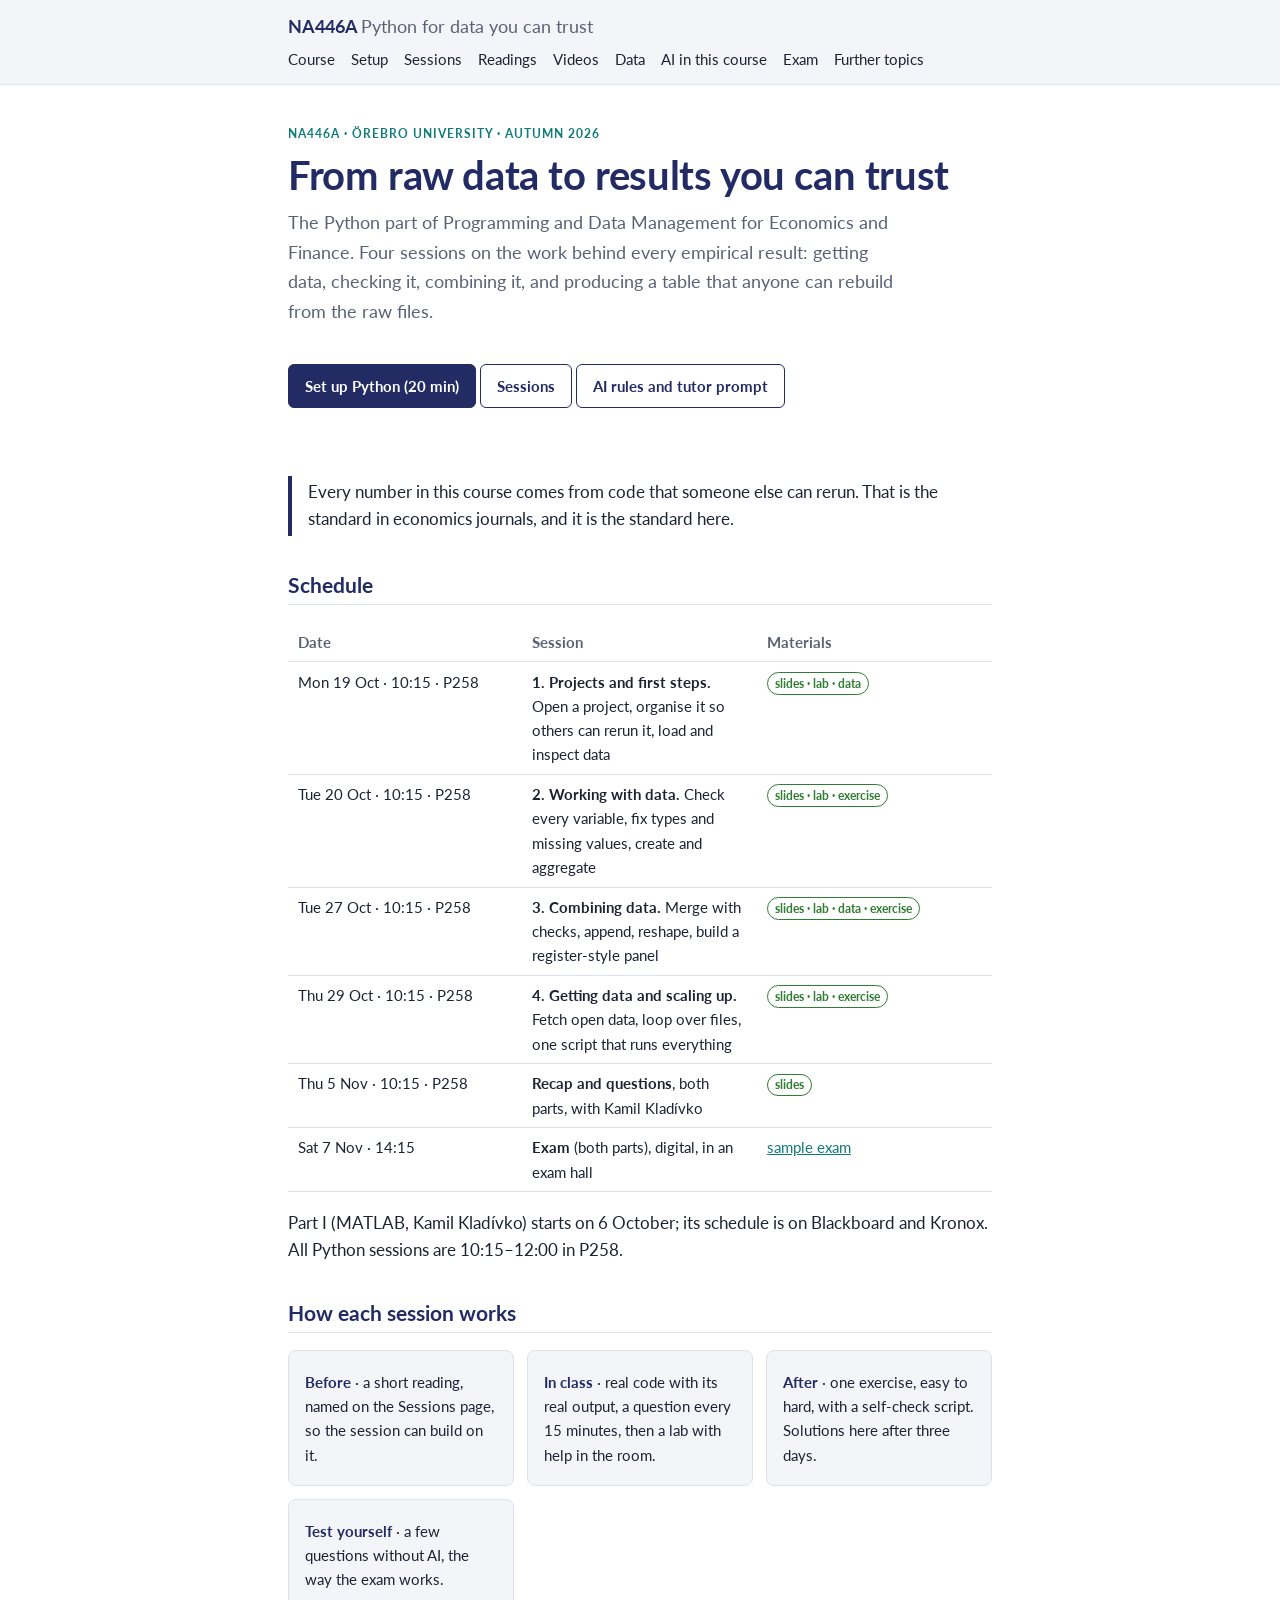
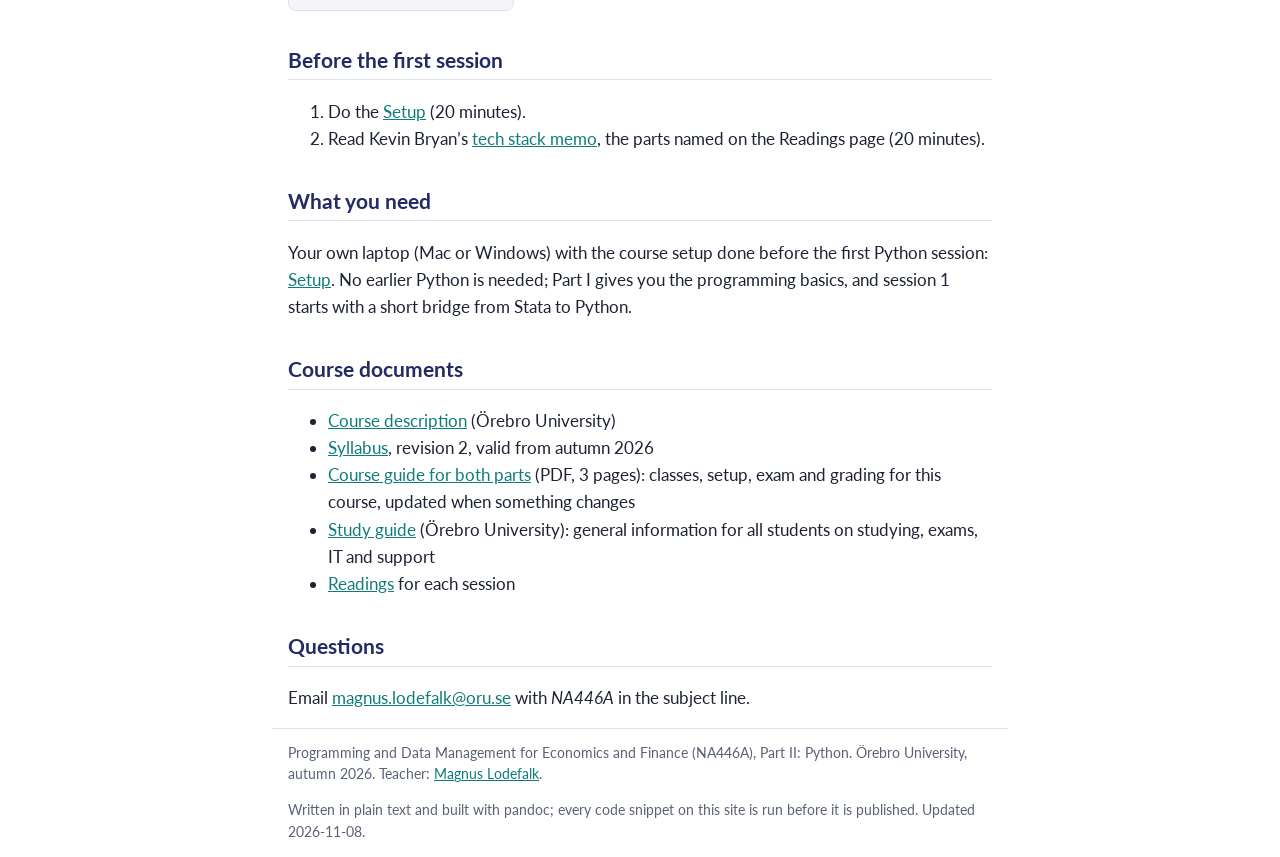
<file: index.html>
<!DOCTYPE html>
<html lang="en">
<head>
<meta charset="utf-8">
<meta name="viewport" content="width=device-width, initial-scale=1">
<title>Course · NA446A Python</title>
<link rel="canonical" href="https://magnuslodefalk.com/na446a/">
<meta name="description" content="Programming and Data Management, Part II (Python): course site">
<link rel="preconnect" href="https://fonts.googleapis.com">
<link href="https://fonts.googleapis.com/css2?family=Lato:wght@400;700&display=swap" rel="stylesheet">
<link rel="stylesheet" href="assets/style.css">
<link rel="icon" href="data:image/svg+xml,%3Csvg xmlns=%22http://www.w3.org/2000/svg%22 viewBox=%220 0 64 64%22%3E%3Crect width=%2264%22 height=%2264%22 rx=%2212%22 fill=%22%23232b65%22/%3E%3Ctext x=%2232%22 y=%2242%22 font-family=%22sans-serif%22 font-size=%2228%22 font-weight=%22700%22 fill=%22white%22 text-anchor=%22middle%22%3EPy%3C/text%3E%3C/svg%3E">
</head>
<body>
<header class="top">
  <div class="wrap">
    <a class="brand" href="./"><b>NA446A</b> <span>Python for data you can trust</span></a>
    <nav>
      <a href="./">Course</a>
      <a href="setup.html">Setup</a>
      <a href="sessions.html">Sessions</a>
      <a href="readings.html">Readings</a>
      <a href="videos.html">Videos</a>
      <a href="data.html">Data</a>
      <a href="ai.html">AI in this course</a>
      <a href="exam.html">Exam</a>
      <a href="further.html">Further topics</a>
    </nav>
  </div>
</header>
<main class="wrap">

<div class="hero">
<p class="kicker">
NA446A · Örebro University · Autumn 2026
</p>
<h1 id="from-raw-data-to-results-you-can-trust">From raw data to results
you can trust</h1>
<p class="lead">
The Python part of Programming and Data Management for Economics and
Finance. Four sessions on the work behind every empirical result:
getting data, checking it, combining it, and producing a table that
anyone can rebuild from the raw files.
</p>
<div class="buttons">
<p><a class="btn primary" href="setup.html">Set up Python (20 min)</a>
<a class="btn" href="sessions.html">Sessions</a>
<a class="btn" href="ai.html">AI rules and tutor prompt</a></p>
</div>
</div>
<p class="principle">
Every number in this course comes from code that someone else can rerun.
That is the standard in economics journals, and it is the standard here.
</p>
<h2 id="schedule">Schedule</h2>
<table>
<colgroup>
<col style="width: 33%" />
<col style="width: 33%" />
<col style="width: 33%" />
</colgroup>
<thead>
<tr>
<th>Date</th>
<th>Session</th>
<th>Materials</th>
</tr>
</thead>
<tbody>
<tr>
<td>Mon 19 Oct · 10:15 · P258</td>
<td><strong>1. Projects and first steps.</strong> Open a project,
organise it so others can rerun it, load and inspect data</td>
<td><a href="sessions.html#s1"><span class="badge live">slides · lab ·
data</span></a></td>
</tr>
<tr>
<td>Tue 20 Oct · 10:15 · P258</td>
<td><strong>2. Working with data.</strong> Check every variable, fix
types and missing values, create and aggregate</td>
<td><a href="sessions.html#s2"><span class="badge live">slides · lab ·
exercise</span></a></td>
</tr>
<tr>
<td>Tue 27 Oct · 10:15 · P258</td>
<td><strong>3. Combining data.</strong> Merge with checks, append,
reshape, build a register-style panel</td>
<td><a href="sessions.html#s3"><span class="badge live">slides · lab ·
data · exercise</span></a></td>
</tr>
<tr>
<td>Thu 29 Oct · 10:15 · P258</td>
<td><strong>4. Getting data and scaling up.</strong> Fetch open data,
loop over files, one script that runs everything</td>
<td><a href="sessions.html#s4"><span class="badge live">slides · lab ·
exercise</span></a></td>
</tr>
<tr>
<td>Thu 5 Nov · 10:15 · P258</td>
<td><strong>Recap and questions</strong>, both parts, with Kamil
Kladívko</td>
<td><a href="sessions.html#recap"><span
class="badge live">slides</span></a></td>
</tr>
<tr>
<td>Sat 7 Nov · 14:15</td>
<td><strong>Exam</strong> (both parts), digital, in an exam hall</td>
<td><a href="sample-exam.html">sample exam</a></td>
</tr>
</tbody>
</table>
<p>Part I (MATLAB, Kamil Kladívko) starts on 6 October; its schedule is
on Blackboard and Kronox. All Python sessions are 10:15–12:00 in
P258.</p>
<h2 id="how-each-session-works">How each session works</h2>
<div class="cards">
<div class="card">
<p><strong>Before</strong> · a short reading, named on the Sessions
page, so the session can build on it.</p>
</div>
<div class="card">
<p><strong>In class</strong> · real code with its real output, a
question every 15 minutes, then a lab with help in the room.</p>
</div>
<div class="card">
<p><strong>After</strong> · one exercise, easy to hard, with a
self-check script. Solutions here after three days.</p>
</div>
<div class="card">
<p><strong>Test yourself</strong> · a few questions without AI, the way
the exam works.</p>
</div>
</div>
<h2 id="before-the-first-session">Before the first session</h2>
<ol type="1">
<li>Do the <a href="setup.html">Setup</a> (20 minutes).</li>
<li>Read Kevin Bryan’s <a href="readings.html">tech stack memo</a>, the
parts named on the Readings page (20 minutes).</li>
</ol>
<h2 id="what-you-need">What you need</h2>
<p>Your own laptop (Mac or Windows) with the course setup done before
the first Python session: <a href="setup.html">Setup</a>. No earlier
Python is needed; Part I gives you the programming basics, and session 1
starts with a short bridge from Stata to Python.</p>
<h2 id="course-documents">Course documents</h2>
<ul>
<li><a
href="https://www.oru.se/english/study/exchange-studies/courses-for-exchange-students/course/economics-programming-and-data-management-for-economics-and-finance-second-cycle-na446a">Course
description</a> (Örebro University)</li>
<li><a
href="https://api.oru.se/oruapi/v1/utbildningsinformation/utbildning/NA446A?typ=kurs&amp;accept=html&amp;revision=2.0&amp;sprak=en">Syllabus</a>,
revision 2, valid from autumn 2026</li>
<li><a href="course-guide.pdf">Course guide for both parts</a> (PDF, 3
pages): classes, setup, exam and grading for this course, updated when
something changes</li>
<li><a
href="https://www.oru.se/english/study/student-services/your-study-guide/">Study
guide</a> (Örebro University): general information for all students on
studying, exams, IT and support</li>
<li><a href="readings.html">Readings</a> for each session</li>
</ul>
<h2 id="questions">Questions</h2>
<p>Email <a
href="mailto:magnus.lodefalk@oru.se">magnus.lodefalk@oru.se</a> with
<em>NA446A</em> in the subject line.</p>
</main>
<footer class="wrap">
  <p>Programming and Data Management for Economics and Finance (NA446A), Part II: Python.
  Örebro University, autumn 2026. Teacher: <a href="https://magnuslodefalk.com">Magnus Lodefalk</a>.</p>
  <p>Written in plain text and built with pandoc; every code snippet on this site is run before it is published. Updated 2026-11-08.</p>
</footer>
<script>
document.querySelectorAll("pre").forEach(function (pre) {
  var b = document.createElement("button");
  b.className = "copy"; b.type = "button"; b.textContent = "Copy";
  b.addEventListener("click", function () {
    var txt = pre.querySelector("code") ? pre.querySelector("code").innerText : pre.innerText;
    navigator.clipboard.writeText(txt).then(function () {
      b.textContent = "Copied"; setTimeout(function () { b.textContent = "Copy"; }, 1500);
    });
  });
  pre.appendChild(b);
});
</script>
</body>
</html>
</file>
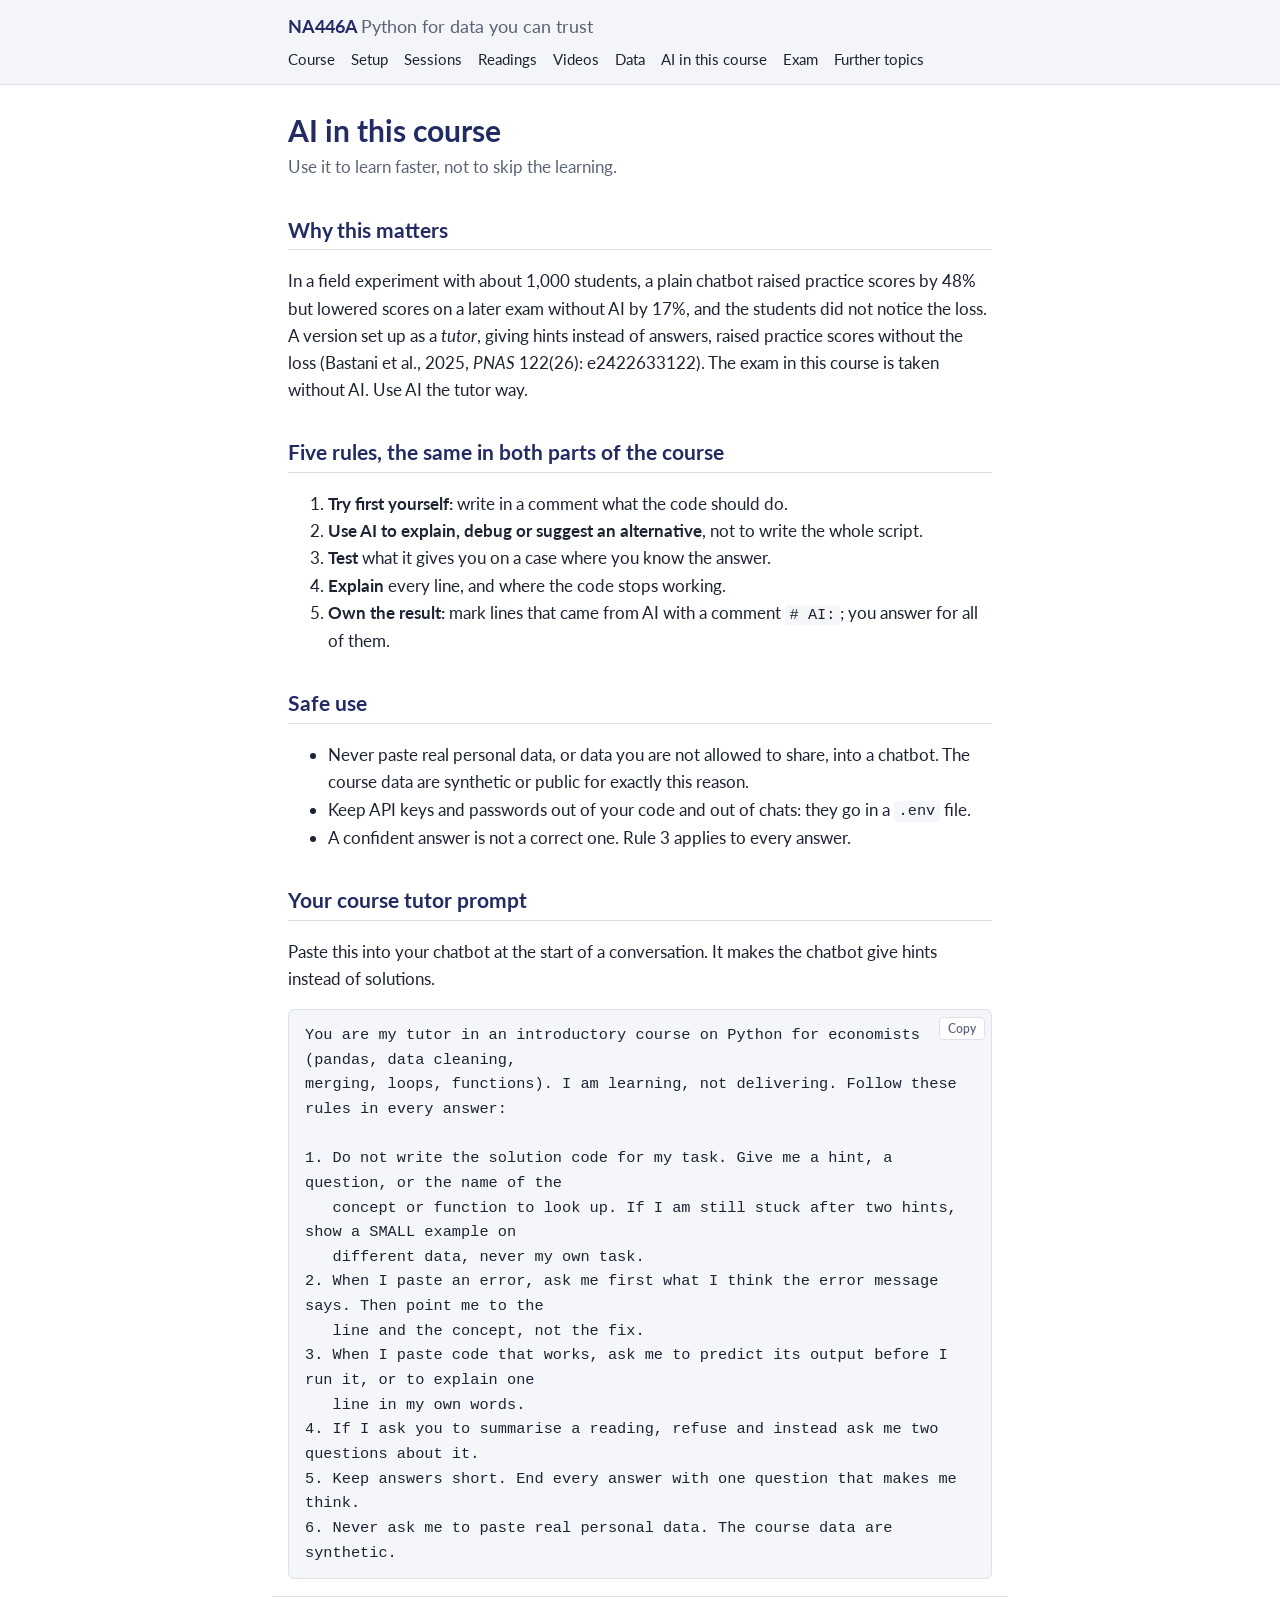
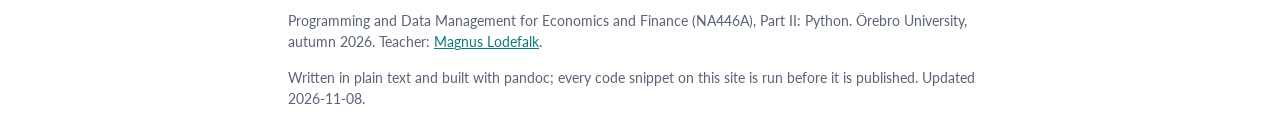
<file: ai.html>
<!DOCTYPE html>
<html lang="en">
<head>
<meta charset="utf-8">
<meta name="viewport" content="width=device-width, initial-scale=1">
<title>AI · NA446A Python</title>
<link rel="canonical" href="https://magnuslodefalk.com/na446a/ai.html">
<meta name="description" content="Programming and Data Management, Part II (Python): course site">
<link rel="preconnect" href="https://fonts.googleapis.com">
<link href="https://fonts.googleapis.com/css2?family=Lato:wght@400;700&display=swap" rel="stylesheet">
<link rel="stylesheet" href="assets/style.css">
<link rel="icon" href="data:image/svg+xml,%3Csvg xmlns=%22http://www.w3.org/2000/svg%22 viewBox=%220 0 64 64%22%3E%3Crect width=%2264%22 height=%2264%22 rx=%2212%22 fill=%22%23232b65%22/%3E%3Ctext x=%2232%22 y=%2242%22 font-family=%22sans-serif%22 font-size=%2228%22 font-weight=%22700%22 fill=%22white%22 text-anchor=%22middle%22%3EPy%3C/text%3E%3C/svg%3E">
</head>
<body>
<header class="top">
  <div class="wrap">
    <a class="brand" href="./"><b>NA446A</b> <span>Python for data you can trust</span></a>
    <nav>
      <a href="./">Course</a>
      <a href="setup.html">Setup</a>
      <a href="sessions.html">Sessions</a>
      <a href="readings.html">Readings</a>
      <a href="videos.html">Videos</a>
      <a href="data.html">Data</a>
      <a href="ai.html">AI in this course</a>
      <a href="exam.html">Exam</a>
      <a href="further.html">Further topics</a>
    </nav>
  </div>
</header>
<main class="wrap">
<h1>AI in this course</h1>
<p class="subtitle">Use it to learn faster, not to skip the
learning.</p>
<h2 id="why-this-matters">Why this matters</h2>
<p>In a field experiment with about 1,000 students, a plain chatbot
raised practice scores by 48% but lowered scores on a later exam without
AI by 17%, and the students did not notice the loss. A version set up as
a <em>tutor</em>, giving hints instead of answers, raised practice
scores without the loss (Bastani et al., 2025, <em>PNAS</em> 122(26):
e2422633122). The exam in this course is taken without AI. Use AI the
tutor way.</p>
<h2 id="five-rules-the-same-in-both-parts-of-the-course">Five rules, the
same in both parts of the course</h2>
<ol type="1">
<li><strong>Try first yourself:</strong> write in a comment what the
code should do.</li>
<li><strong>Use AI to explain, debug or suggest an alternative</strong>,
not to write the whole script.</li>
<li><strong>Test</strong> what it gives you on a case where you know the
answer.</li>
<li><strong>Explain</strong> every line, and where the code stops
working.</li>
<li><strong>Own the result:</strong> mark lines that came from AI with a
comment <code># AI:</code>; you answer for all of them.</li>
</ol>
<h2 id="safe-use">Safe use</h2>
<ul>
<li>Never paste real personal data, or data you are not allowed to
share, into a chatbot. The course data are synthetic or public for
exactly this reason.</li>
<li>Keep API keys and passwords out of your code and out of chats: they
go in a <code>.env</code> file.</li>
<li>A confident answer is not a correct one. Rule 3 applies to every
answer.</li>
</ul>
<h2 id="your-course-tutor-prompt">Your course tutor prompt</h2>
<p>Paste this into your chatbot at the start of a conversation. It makes
the chatbot give hints instead of solutions.</p>
<pre class="text"><code>You are my tutor in an introductory course on Python for economists (pandas, data cleaning,
merging, loops, functions). I am learning, not delivering. Follow these rules in every answer:

1. Do not write the solution code for my task. Give me a hint, a question, or the name of the
   concept or function to look up. If I am still stuck after two hints, show a SMALL example on
   different data, never my own task.
2. When I paste an error, ask me first what I think the error message says. Then point me to the
   line and the concept, not the fix.
3. When I paste code that works, ask me to predict its output before I run it, or to explain one
   line in my own words.
4. If I ask you to summarise a reading, refuse and instead ask me two questions about it.
5. Keep answers short. End every answer with one question that makes me think.
6. Never ask me to paste real personal data. The course data are synthetic.</code></pre>
</main>
<footer class="wrap">
  <p>Programming and Data Management for Economics and Finance (NA446A), Part II: Python.
  Örebro University, autumn 2026. Teacher: <a href="https://magnuslodefalk.com">Magnus Lodefalk</a>.</p>
  <p>Written in plain text and built with pandoc; every code snippet on this site is run before it is published. Updated 2026-11-08.</p>
</footer>
<script>
document.querySelectorAll("pre").forEach(function (pre) {
  var b = document.createElement("button");
  b.className = "copy"; b.type = "button"; b.textContent = "Copy";
  b.addEventListener("click", function () {
    var txt = pre.querySelector("code") ? pre.querySelector("code").innerText : pre.innerText;
    navigator.clipboard.writeText(txt).then(function () {
      b.textContent = "Copied"; setTimeout(function () { b.textContent = "Copy"; }, 1500);
    });
  });
  pre.appendChild(b);
});
</script>
</body>
</html>
</file>
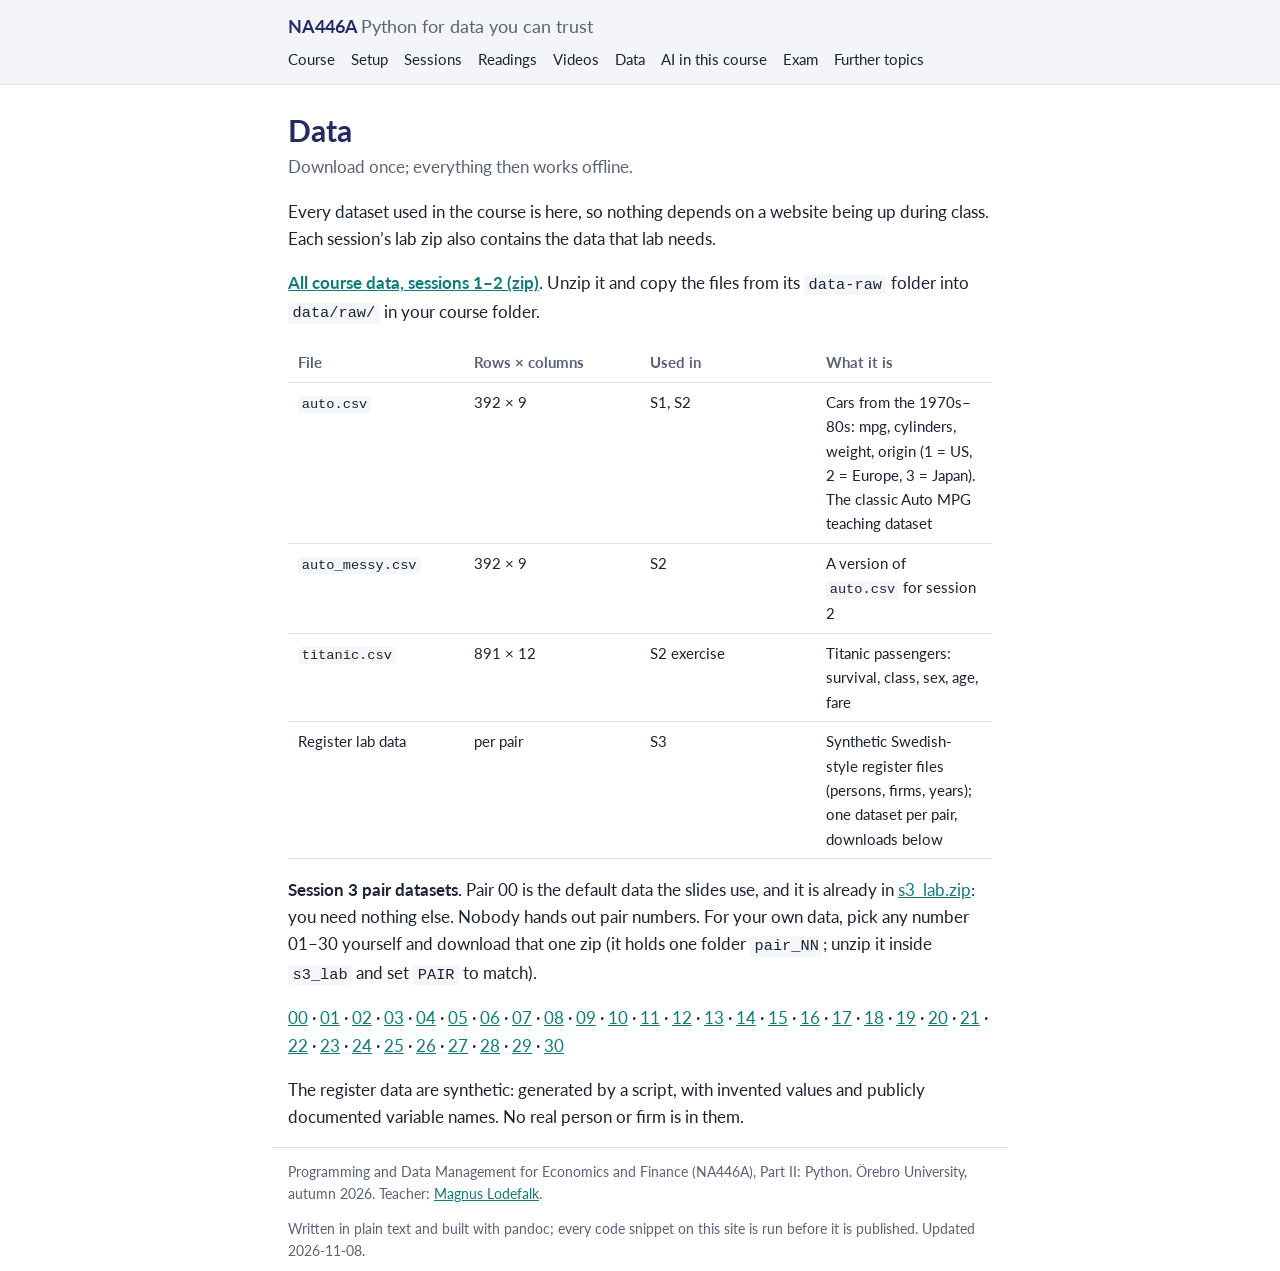
<file: data.html>
<!DOCTYPE html>
<html lang="en">
<head>
<meta charset="utf-8">
<meta name="viewport" content="width=device-width, initial-scale=1">
<title>Data · NA446A Python</title>
<link rel="canonical" href="https://magnuslodefalk.com/na446a/data.html">
<meta name="description" content="Programming and Data Management, Part II (Python): course site">
<link rel="preconnect" href="https://fonts.googleapis.com">
<link href="https://fonts.googleapis.com/css2?family=Lato:wght@400;700&display=swap" rel="stylesheet">
<link rel="stylesheet" href="assets/style.css">
<link rel="icon" href="data:image/svg+xml,%3Csvg xmlns=%22http://www.w3.org/2000/svg%22 viewBox=%220 0 64 64%22%3E%3Crect width=%2264%22 height=%2264%22 rx=%2212%22 fill=%22%23232b65%22/%3E%3Ctext x=%2232%22 y=%2242%22 font-family=%22sans-serif%22 font-size=%2228%22 font-weight=%22700%22 fill=%22white%22 text-anchor=%22middle%22%3EPy%3C/text%3E%3C/svg%3E">
</head>
<body>
<header class="top">
  <div class="wrap">
    <a class="brand" href="./"><b>NA446A</b> <span>Python for data you can trust</span></a>
    <nav>
      <a href="./">Course</a>
      <a href="setup.html">Setup</a>
      <a href="sessions.html">Sessions</a>
      <a href="readings.html">Readings</a>
      <a href="videos.html">Videos</a>
      <a href="data.html">Data</a>
      <a href="ai.html">AI in this course</a>
      <a href="exam.html">Exam</a>
      <a href="further.html">Further topics</a>
    </nav>
  </div>
</header>
<main class="wrap">
<h1>Data</h1>
<p class="subtitle">Download once; everything then works offline.</p>
<p>Every dataset used in the course is here, so nothing depends on a
website being up during class. Each session’s lab zip also contains the
data that lab needs.</p>
<p><strong><a href="course-data.zip">All course data, sessions 1–2
(zip)</a></strong>. Unzip it and copy the files from its
<code>data-raw</code> folder into <code>data/raw/</code> in your course
folder.</p>
<table>
<colgroup>
<col style="width: 25%" />
<col style="width: 25%" />
<col style="width: 25%" />
<col style="width: 25%" />
</colgroup>
<thead>
<tr>
<th>File</th>
<th>Rows × columns</th>
<th>Used in</th>
<th>What it is</th>
</tr>
</thead>
<tbody>
<tr>
<td><code>auto.csv</code></td>
<td>392 × 9</td>
<td>S1, S2</td>
<td>Cars from the 1970s–80s: mpg, cylinders, weight, origin (1 = US, 2 =
Europe, 3 = Japan). The classic Auto MPG teaching dataset</td>
</tr>
<tr>
<td><code>auto_messy.csv</code></td>
<td>392 × 9</td>
<td>S2</td>
<td>A version of <code>auto.csv</code> for session 2</td>
</tr>
<tr>
<td><code>titanic.csv</code></td>
<td>891 × 12</td>
<td>S2 exercise</td>
<td>Titanic passengers: survival, class, sex, age, fare</td>
</tr>
<tr>
<td>Register lab data</td>
<td>per pair</td>
<td>S3</td>
<td>Synthetic Swedish-style register files (persons, firms, years); one
dataset per pair, downloads below</td>
</tr>
</tbody>
</table>
<p><strong>Session 3 pair datasets.</strong> Pair 00 is the default data
the slides use, and it is already in <a
href="s3_lab.zip">s3_lab.zip</a>: you need nothing else. Nobody hands
out pair numbers. For your own data, pick any number 01–30 yourself and
download that one zip (it holds one folder <code>pair_NN</code>; unzip
it inside <code>s3_lab</code> and set <code>PAIR</code> to match).</p>
<p><a href="pair_00.zip">00</a> · <a href="pair_01.zip">01</a> · <a
href="pair_02.zip">02</a> · <a href="pair_03.zip">03</a> · <a
href="pair_04.zip">04</a> · <a href="pair_05.zip">05</a> · <a
href="pair_06.zip">06</a> · <a href="pair_07.zip">07</a> · <a
href="pair_08.zip">08</a> · <a href="pair_09.zip">09</a> · <a
href="pair_10.zip">10</a> · <a href="pair_11.zip">11</a> · <a
href="pair_12.zip">12</a> · <a href="pair_13.zip">13</a> · <a
href="pair_14.zip">14</a> · <a href="pair_15.zip">15</a> · <a
href="pair_16.zip">16</a> · <a href="pair_17.zip">17</a> · <a
href="pair_18.zip">18</a> · <a href="pair_19.zip">19</a> · <a
href="pair_20.zip">20</a> · <a href="pair_21.zip">21</a> · <a
href="pair_22.zip">22</a> · <a href="pair_23.zip">23</a> · <a
href="pair_24.zip">24</a> · <a href="pair_25.zip">25</a> · <a
href="pair_26.zip">26</a> · <a href="pair_27.zip">27</a> · <a
href="pair_28.zip">28</a> · <a href="pair_29.zip">29</a> · <a
href="pair_30.zip">30</a></p>
<p>The register data are synthetic: generated by a script, with invented
values and publicly documented variable names. No real person or firm is
in them.</p>
</main>
<footer class="wrap">
  <p>Programming and Data Management for Economics and Finance (NA446A), Part II: Python.
  Örebro University, autumn 2026. Teacher: <a href="https://magnuslodefalk.com">Magnus Lodefalk</a>.</p>
  <p>Written in plain text and built with pandoc; every code snippet on this site is run before it is published. Updated 2026-11-08.</p>
</footer>
<script>
document.querySelectorAll("pre").forEach(function (pre) {
  var b = document.createElement("button");
  b.className = "copy"; b.type = "button"; b.textContent = "Copy";
  b.addEventListener("click", function () {
    var txt = pre.querySelector("code") ? pre.querySelector("code").innerText : pre.innerText;
    navigator.clipboard.writeText(txt).then(function () {
      b.textContent = "Copied"; setTimeout(function () { b.textContent = "Copy"; }, 1500);
    });
  });
  pre.appendChild(b);
});
</script>
</body>
</html>
</file>
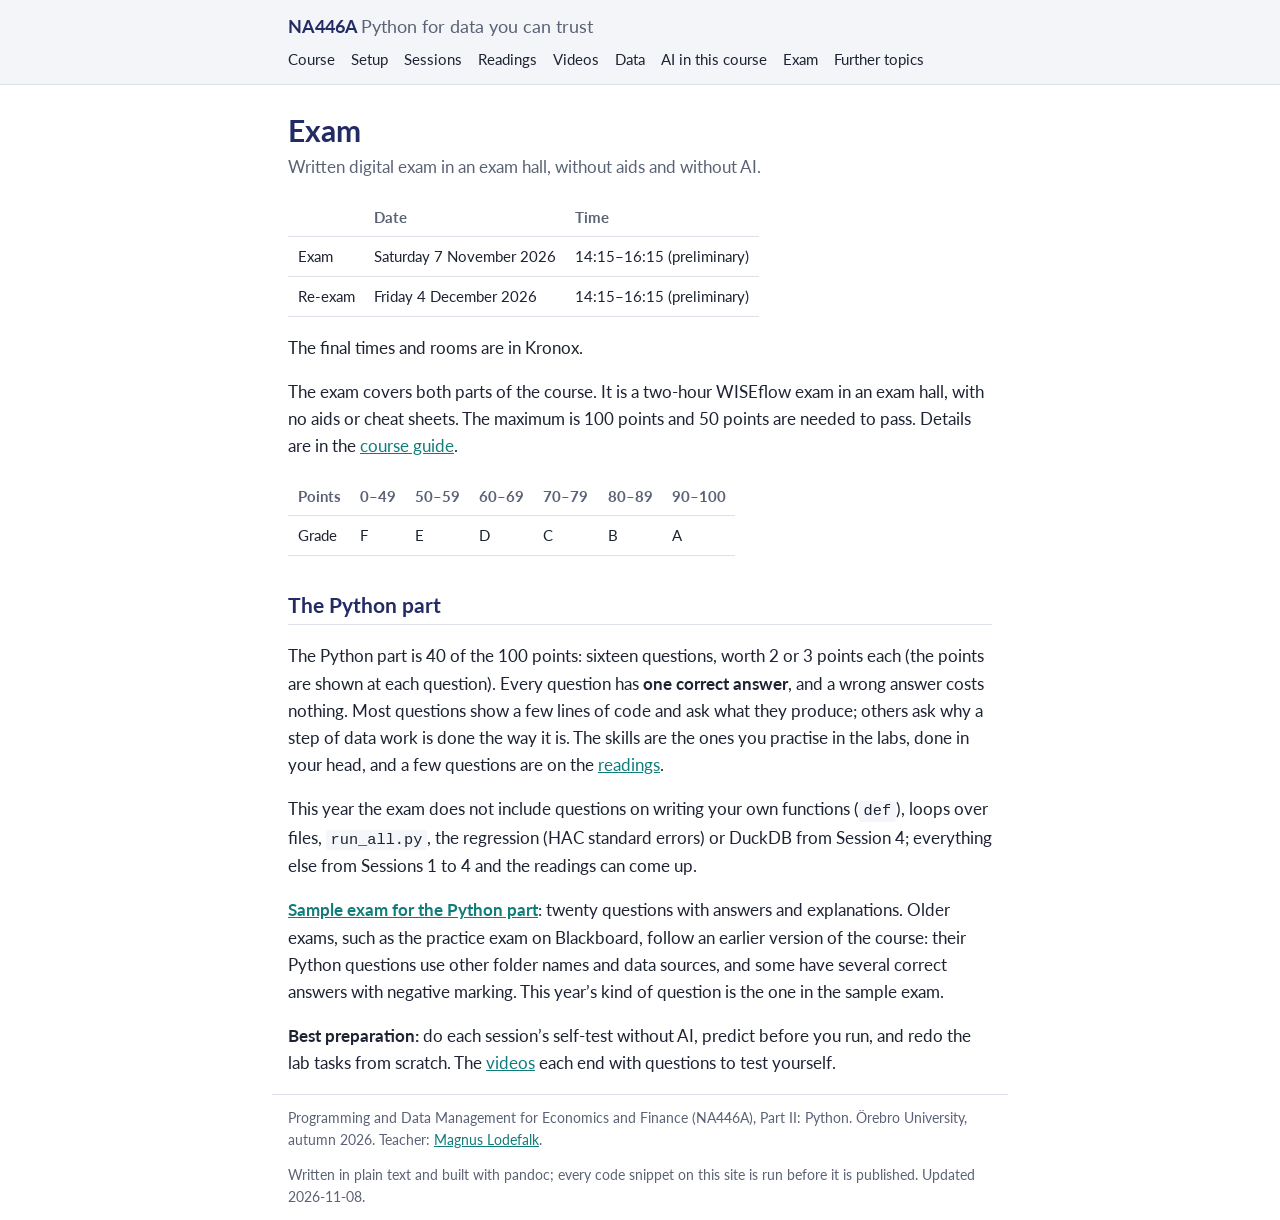
<file: exam.html>
<!DOCTYPE html>
<html lang="en">
<head>
<meta charset="utf-8">
<meta name="viewport" content="width=device-width, initial-scale=1">
<title>Exam · NA446A Python</title>
<link rel="canonical" href="https://magnuslodefalk.com/na446a/exam.html">
<meta name="description" content="Programming and Data Management, Part II (Python): course site">
<link rel="preconnect" href="https://fonts.googleapis.com">
<link href="https://fonts.googleapis.com/css2?family=Lato:wght@400;700&display=swap" rel="stylesheet">
<link rel="stylesheet" href="assets/style.css">
<link rel="icon" href="data:image/svg+xml,%3Csvg xmlns=%22http://www.w3.org/2000/svg%22 viewBox=%220 0 64 64%22%3E%3Crect width=%2264%22 height=%2264%22 rx=%2212%22 fill=%22%23232b65%22/%3E%3Ctext x=%2232%22 y=%2242%22 font-family=%22sans-serif%22 font-size=%2228%22 font-weight=%22700%22 fill=%22white%22 text-anchor=%22middle%22%3EPy%3C/text%3E%3C/svg%3E">
</head>
<body>
<header class="top">
  <div class="wrap">
    <a class="brand" href="./"><b>NA446A</b> <span>Python for data you can trust</span></a>
    <nav>
      <a href="./">Course</a>
      <a href="setup.html">Setup</a>
      <a href="sessions.html">Sessions</a>
      <a href="readings.html">Readings</a>
      <a href="videos.html">Videos</a>
      <a href="data.html">Data</a>
      <a href="ai.html">AI in this course</a>
      <a href="exam.html">Exam</a>
      <a href="further.html">Further topics</a>
    </nav>
  </div>
</header>
<main class="wrap">
<h1>Exam</h1>
<p class="subtitle">Written digital exam in an exam hall, without aids
and without AI.</p>
<table>
<thead>
<tr>
<th></th>
<th>Date</th>
<th>Time</th>
</tr>
</thead>
<tbody>
<tr>
<td>Exam</td>
<td>Saturday 7 November 2026</td>
<td>14:15–16:15 (preliminary)</td>
</tr>
<tr>
<td>Re-exam</td>
<td>Friday 4 December 2026</td>
<td>14:15–16:15 (preliminary)</td>
</tr>
</tbody>
</table>
<p>The final times and rooms are in Kronox.</p>
<p>The exam covers both parts of the course. It is a two-hour WISEflow
exam in an exam hall, with no aids or cheat sheets. The maximum is 100
points and 50 points are needed to pass. Details are in the <a
href="course-guide.pdf">course guide</a>.</p>
<table>
<thead>
<tr>
<th>Points</th>
<th>0–49</th>
<th>50–59</th>
<th>60–69</th>
<th>70–79</th>
<th>80–89</th>
<th>90–100</th>
</tr>
</thead>
<tbody>
<tr>
<td>Grade</td>
<td>F</td>
<td>E</td>
<td>D</td>
<td>C</td>
<td>B</td>
<td>A</td>
</tr>
</tbody>
</table>
<h2 id="the-python-part">The Python part</h2>
<p>The Python part is 40 of the 100 points: sixteen questions, worth 2
or 3 points each (the points are shown at each question). Every question
has <strong>one correct answer</strong>, and a wrong answer costs
nothing. Most questions show a few lines of code and ask what they
produce; others ask why a step of data work is done the way it is. The
skills are the ones you practise in the labs, done in your head, and a
few questions are on the <a href="readings.html">readings</a>.</p>
<p>This year the exam does not include questions on writing your own
functions (<code>def</code>), loops over files, <code>run_all.py</code>,
the regression (HAC standard errors) or DuckDB from Session 4;
everything else from Sessions 1 to 4 and the readings can come up.</p>
<p><strong><a href="sample-exam.html">Sample exam for the Python
part</a></strong>: twenty questions with answers and explanations. Older
exams, such as the practice exam on Blackboard, follow an earlier
version of the course: their Python questions use other folder names and
data sources, and some have several correct answers with negative
marking. This year’s kind of question is the one in the sample exam.</p>
<p><strong>Best preparation:</strong> do each session’s self-test
without AI, predict before you run, and redo the lab tasks from scratch.
The <a href="videos.html">videos</a> each end with questions to test
yourself.</p>
</main>
<footer class="wrap">
  <p>Programming and Data Management for Economics and Finance (NA446A), Part II: Python.
  Örebro University, autumn 2026. Teacher: <a href="https://magnuslodefalk.com">Magnus Lodefalk</a>.</p>
  <p>Written in plain text and built with pandoc; every code snippet on this site is run before it is published. Updated 2026-11-08.</p>
</footer>
<script>
document.querySelectorAll("pre").forEach(function (pre) {
  var b = document.createElement("button");
  b.className = "copy"; b.type = "button"; b.textContent = "Copy";
  b.addEventListener("click", function () {
    var txt = pre.querySelector("code") ? pre.querySelector("code").innerText : pre.innerText;
    navigator.clipboard.writeText(txt).then(function () {
      b.textContent = "Copied"; setTimeout(function () { b.textContent = "Copy"; }, 1500);
    });
  });
  pre.appendChild(b);
});
</script>
</body>
</html>
</file>
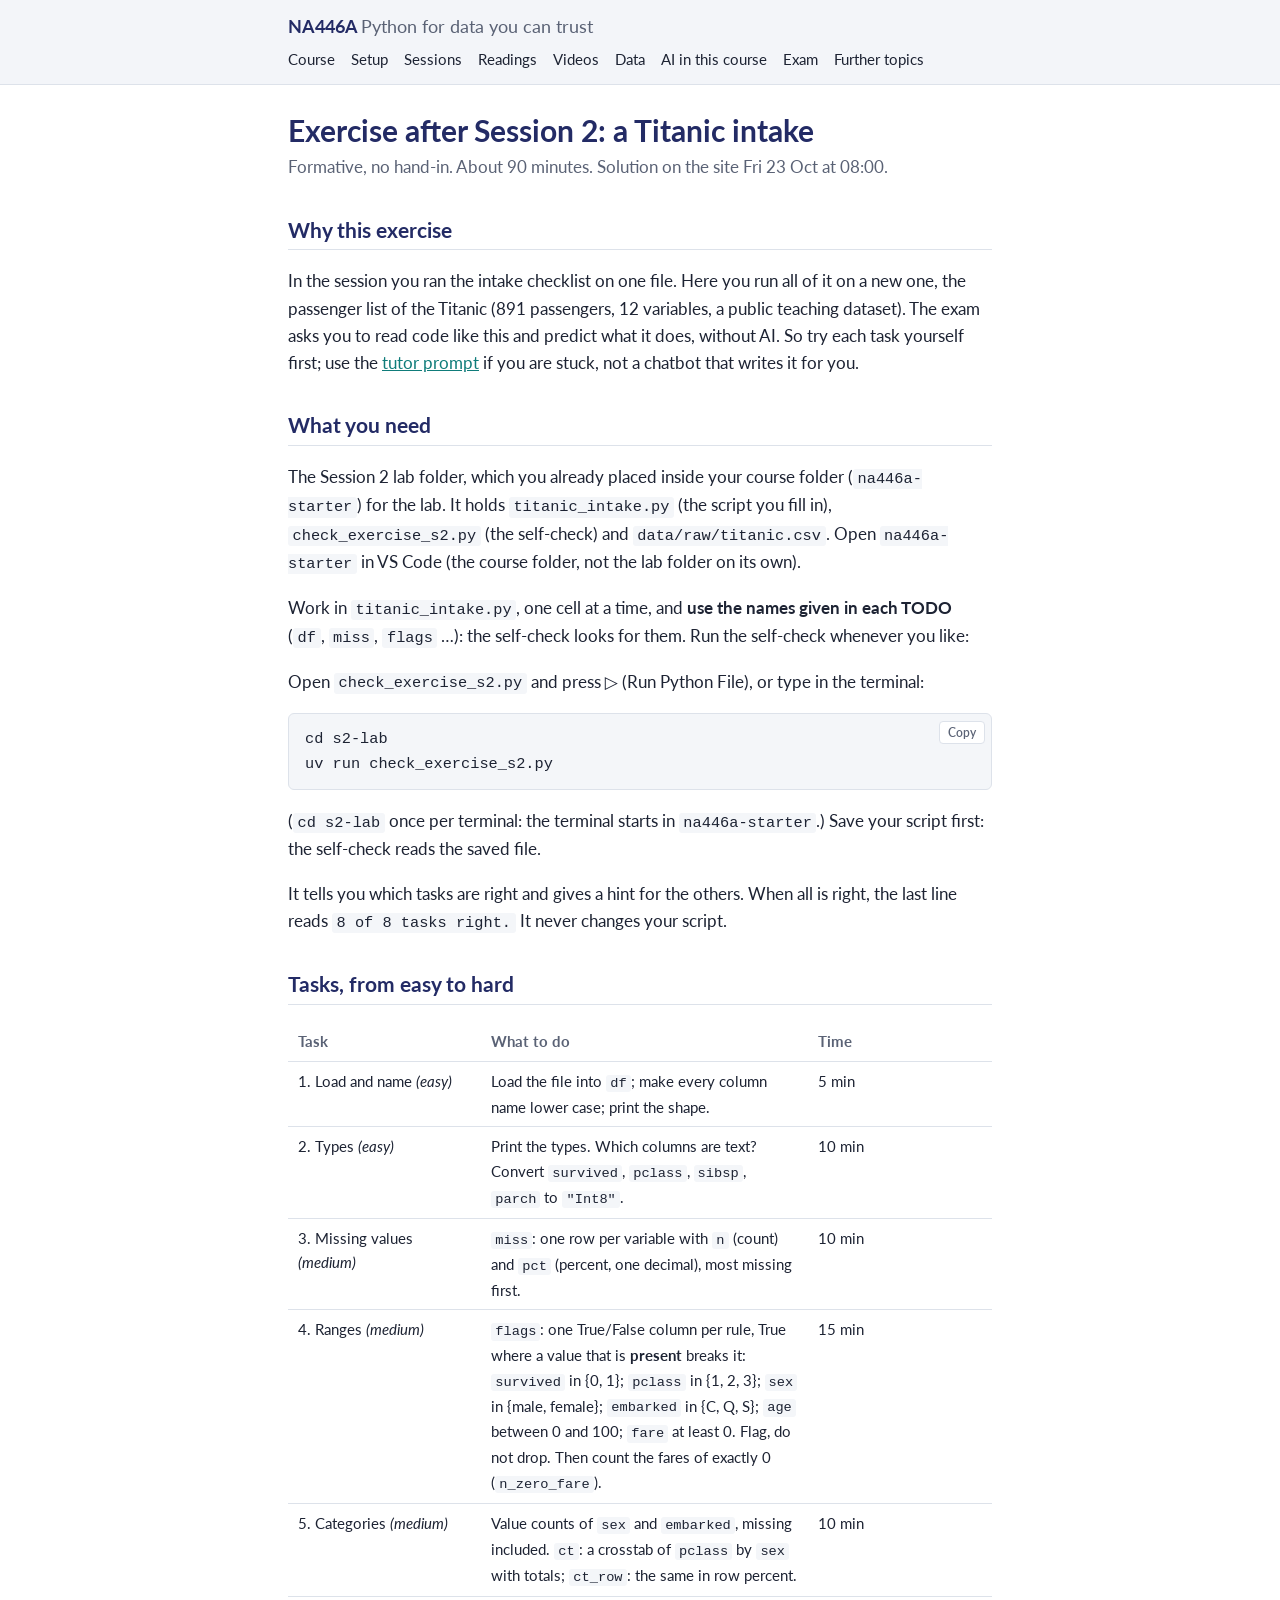
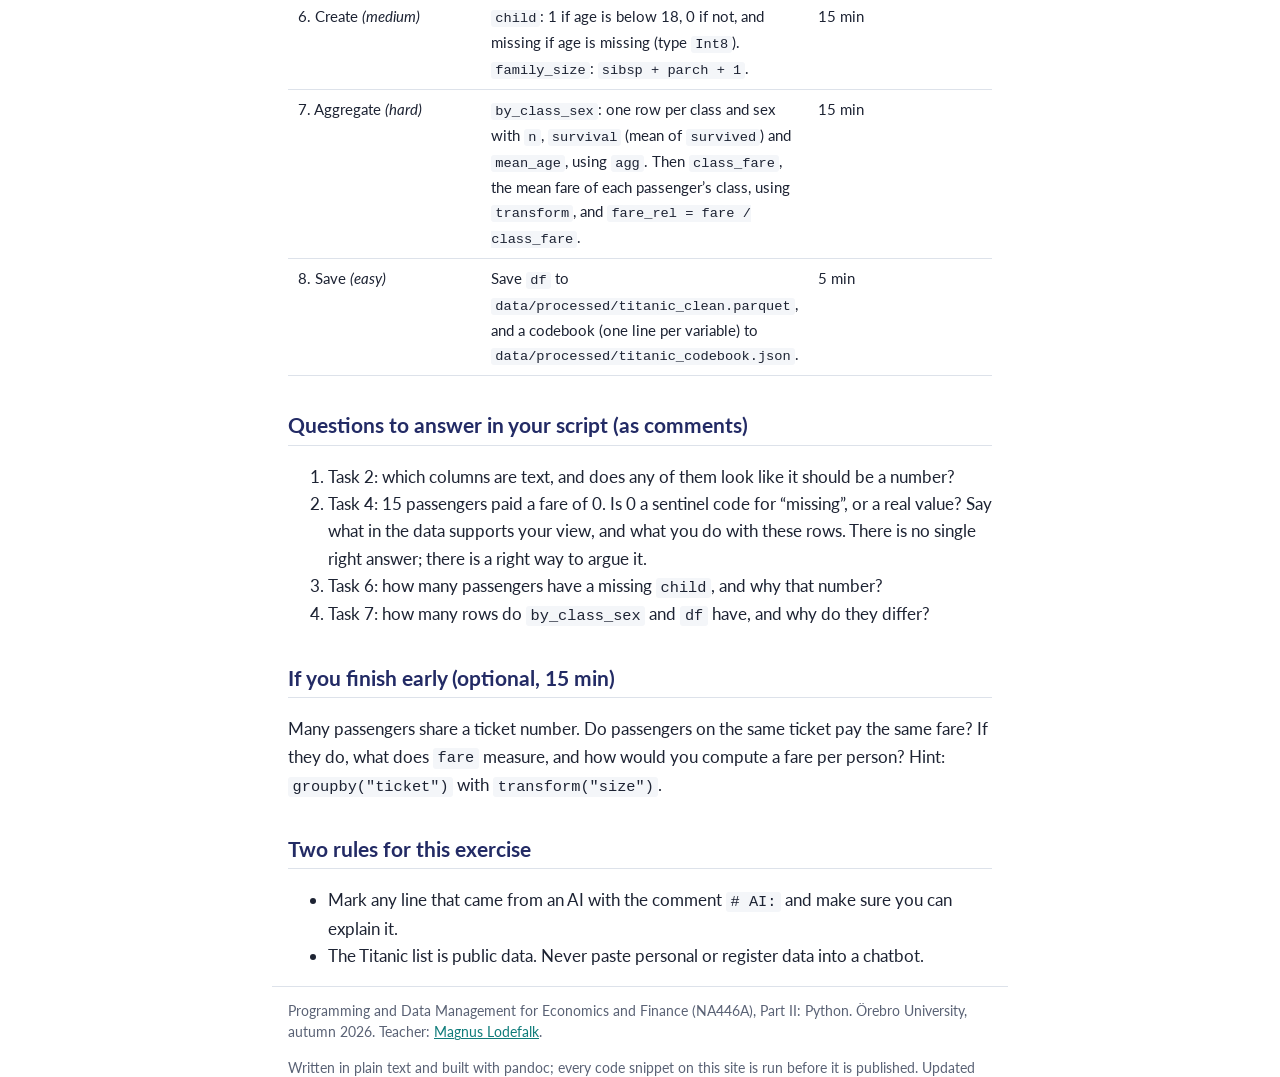
<file: exercise-s2.html>
<!DOCTYPE html>
<html lang="en">
<head>
<meta charset="utf-8">
<meta name="viewport" content="width=device-width, initial-scale=1">
<title>Exercise S2 · NA446A Python</title>
<link rel="canonical" href="https://magnuslodefalk.com/na446a/exercise-s2.html">
<meta name="description" content="Programming and Data Management, Part II (Python): course site">
<link rel="preconnect" href="https://fonts.googleapis.com">
<link href="https://fonts.googleapis.com/css2?family=Lato:wght@400;700&display=swap" rel="stylesheet">
<link rel="stylesheet" href="assets/style.css">
<link rel="icon" href="data:image/svg+xml,%3Csvg xmlns=%22http://www.w3.org/2000/svg%22 viewBox=%220 0 64 64%22%3E%3Crect width=%2264%22 height=%2264%22 rx=%2212%22 fill=%22%23232b65%22/%3E%3Ctext x=%2232%22 y=%2242%22 font-family=%22sans-serif%22 font-size=%2228%22 font-weight=%22700%22 fill=%22white%22 text-anchor=%22middle%22%3EPy%3C/text%3E%3C/svg%3E">
</head>
<body>
<header class="top">
  <div class="wrap">
    <a class="brand" href="./"><b>NA446A</b> <span>Python for data you can trust</span></a>
    <nav>
      <a href="./">Course</a>
      <a href="setup.html">Setup</a>
      <a href="sessions.html">Sessions</a>
      <a href="readings.html">Readings</a>
      <a href="videos.html">Videos</a>
      <a href="data.html">Data</a>
      <a href="ai.html">AI in this course</a>
      <a href="exam.html">Exam</a>
      <a href="further.html">Further topics</a>
    </nav>
  </div>
</header>
<main class="wrap">
<h1>Exercise after Session 2: a Titanic intake</h1>
<p class="subtitle">Formative, no hand-in. About 90 minutes. Solution on
the site Fri 23 Oct at 08:00.</p>
<h2 id="why-this-exercise">Why this exercise</h2>
<p>In the session you ran the intake checklist on one file. Here you run
all of it on a new one, the passenger list of the Titanic (891
passengers, 12 variables, a public teaching dataset). The exam asks you
to read code like this and predict what it does, without AI. So try each
task yourself first; use the <a href="ai.html">tutor prompt</a> if you
are stuck, not a chatbot that writes it for you.</p>
<h2 id="what-you-need">What you need</h2>
<p>The Session 2 lab folder, which you already placed inside your course
folder (<code>na446a-starter</code>) for the lab. It holds
<code>titanic_intake.py</code> (the script you fill in),
<code>check_exercise_s2.py</code> (the self-check) and
<code>data/raw/titanic.csv</code>. Open <code>na446a-starter</code> in
VS Code (the course folder, not the lab folder on its own).</p>
<p>Work in <code>titanic_intake.py</code>, one cell at a time, and
<strong>use the names given in each TODO</strong> (<code>df</code>,
<code>miss</code>, <code>flags</code> …): the self-check looks for them.
Run the self-check whenever you like:</p>
<p>Open <code>check_exercise_s2.py</code> and press ▷ (Run Python File),
or type in the terminal:</p>
<div class="sourceCode" id="cb1"><pre
class="sourceCode bash"><code class="sourceCode bash"><span id="cb1-1"><a href="#cb1-1" aria-hidden="true" tabindex="-1"></a><span class="bu">cd</span> s2-lab</span>
<span id="cb1-2"><a href="#cb1-2" aria-hidden="true" tabindex="-1"></a><span class="ex">uv</span> run check_exercise_s2.py</span></code></pre></div>
<p>(<code>cd s2-lab</code> once per terminal: the terminal starts in
<code>na446a-starter</code>.) Save your script first: the self-check
reads the saved file.</p>
<p>It tells you which tasks are right and gives a hint for the others.
When all is right, the last line reads <code>8 of 8 tasks right.</code>
It never changes your script.</p>
<h2 id="tasks-from-easy-to-hard">Tasks, from easy to hard</h2>
<table>
<colgroup>
<col style="width: 33%" />
<col style="width: 33%" />
<col style="width: 33%" />
</colgroup>
<thead>
<tr>
<th>Task</th>
<th>What to do</th>
<th>Time</th>
</tr>
</thead>
<tbody>
<tr>
<td>1. Load and name <em>(easy)</em></td>
<td>Load the file into <code>df</code>; make every column name lower
case; print the shape.</td>
<td>5 min</td>
</tr>
<tr>
<td>2. Types <em>(easy)</em></td>
<td>Print the types. Which columns are text? Convert
<code>survived</code>, <code>pclass</code>, <code>sibsp</code>,
<code>parch</code> to <code>"Int8"</code>.</td>
<td>10 min</td>
</tr>
<tr>
<td>3. Missing values <em>(medium)</em></td>
<td><code>miss</code>: one row per variable with <code>n</code> (count)
and <code>pct</code> (percent, one decimal), most missing first.</td>
<td>10 min</td>
</tr>
<tr>
<td>4. Ranges <em>(medium)</em></td>
<td><code>flags</code>: one True/False column per rule, True where a
value that is <strong>present</strong> breaks it: <code>survived</code>
in {0, 1}; <code>pclass</code> in {1, 2, 3}; <code>sex</code> in {male,
female}; <code>embarked</code> in {C, Q, S}; <code>age</code> between 0
and 100; <code>fare</code> at least 0. Flag, do not drop. Then count the
fares of exactly 0 (<code>n_zero_fare</code>).</td>
<td>15 min</td>
</tr>
<tr>
<td>5. Categories <em>(medium)</em></td>
<td>Value counts of <code>sex</code> and <code>embarked</code>, missing
included. <code>ct</code>: a crosstab of <code>pclass</code> by
<code>sex</code> with totals; <code>ct_row</code>: the same in row
percent.</td>
<td>10 min</td>
</tr>
<tr>
<td>6. Create <em>(medium)</em></td>
<td><code>child</code>: 1 if age is below 18, 0 if not, and missing if
age is missing (type <code>Int8</code>). <code>family_size</code>:
<code>sibsp + parch + 1</code>.</td>
<td>15 min</td>
</tr>
<tr>
<td>7. Aggregate <em>(hard)</em></td>
<td><code>by_class_sex</code>: one row per class and sex with
<code>n</code>, <code>survival</code> (mean of <code>survived</code>)
and <code>mean_age</code>, using <code>agg</code>. Then
<code>class_fare</code>, the mean fare of each passenger’s class, using
<code>transform</code>, and
<code>fare_rel = fare / class_fare</code>.</td>
<td>15 min</td>
</tr>
<tr>
<td>8. Save <em>(easy)</em></td>
<td>Save <code>df</code> to
<code>data/processed/titanic_clean.parquet</code>, and a codebook (one
line per variable) to
<code>data/processed/titanic_codebook.json</code>.</td>
<td>5 min</td>
</tr>
</tbody>
</table>
<h2 id="questions-to-answer-in-your-script-as-comments">Questions to
answer in your script (as comments)</h2>
<ol type="1">
<li>Task 2: which columns are text, and does any of them look like it
should be a number?</li>
<li>Task 4: 15 passengers paid a fare of 0. Is 0 a sentinel code for
“missing”, or a real value? Say what in the data supports your view, and
what you do with these rows. There is no single right answer; there is a
right way to argue it.</li>
<li>Task 6: how many passengers have a missing <code>child</code>, and
why that number?</li>
<li>Task 7: how many rows do <code>by_class_sex</code> and
<code>df</code> have, and why do they differ?</li>
</ol>
<h2 id="if-you-finish-early-optional-15-min">If you finish early
(optional, 15 min)</h2>
<p>Many passengers share a ticket number. Do passengers on the same
ticket pay the same fare? If they do, what does <code>fare</code>
measure, and how would you compute a fare per person? Hint:
<code>groupby("ticket")</code> with <code>transform("size")</code>.</p>
<h2 id="two-rules-for-this-exercise">Two rules for this exercise</h2>
<ul>
<li>Mark any line that came from an AI with the comment
<code># AI:</code> and make sure you can explain it.</li>
<li>The Titanic list is public data. Never paste personal or register
data into a chatbot.</li>
</ul>
</main>
<footer class="wrap">
  <p>Programming and Data Management for Economics and Finance (NA446A), Part II: Python.
  Örebro University, autumn 2026. Teacher: <a href="https://magnuslodefalk.com">Magnus Lodefalk</a>.</p>
  <p>Written in plain text and built with pandoc; every code snippet on this site is run before it is published. Updated 2026-11-08.</p>
</footer>
<script>
document.querySelectorAll("pre").forEach(function (pre) {
  var b = document.createElement("button");
  b.className = "copy"; b.type = "button"; b.textContent = "Copy";
  b.addEventListener("click", function () {
    var txt = pre.querySelector("code") ? pre.querySelector("code").innerText : pre.innerText;
    navigator.clipboard.writeText(txt).then(function () {
      b.textContent = "Copied"; setTimeout(function () { b.textContent = "Copy"; }, 1500);
    });
  });
  pre.appendChild(b);
});
</script>
</body>
</html>
</file>
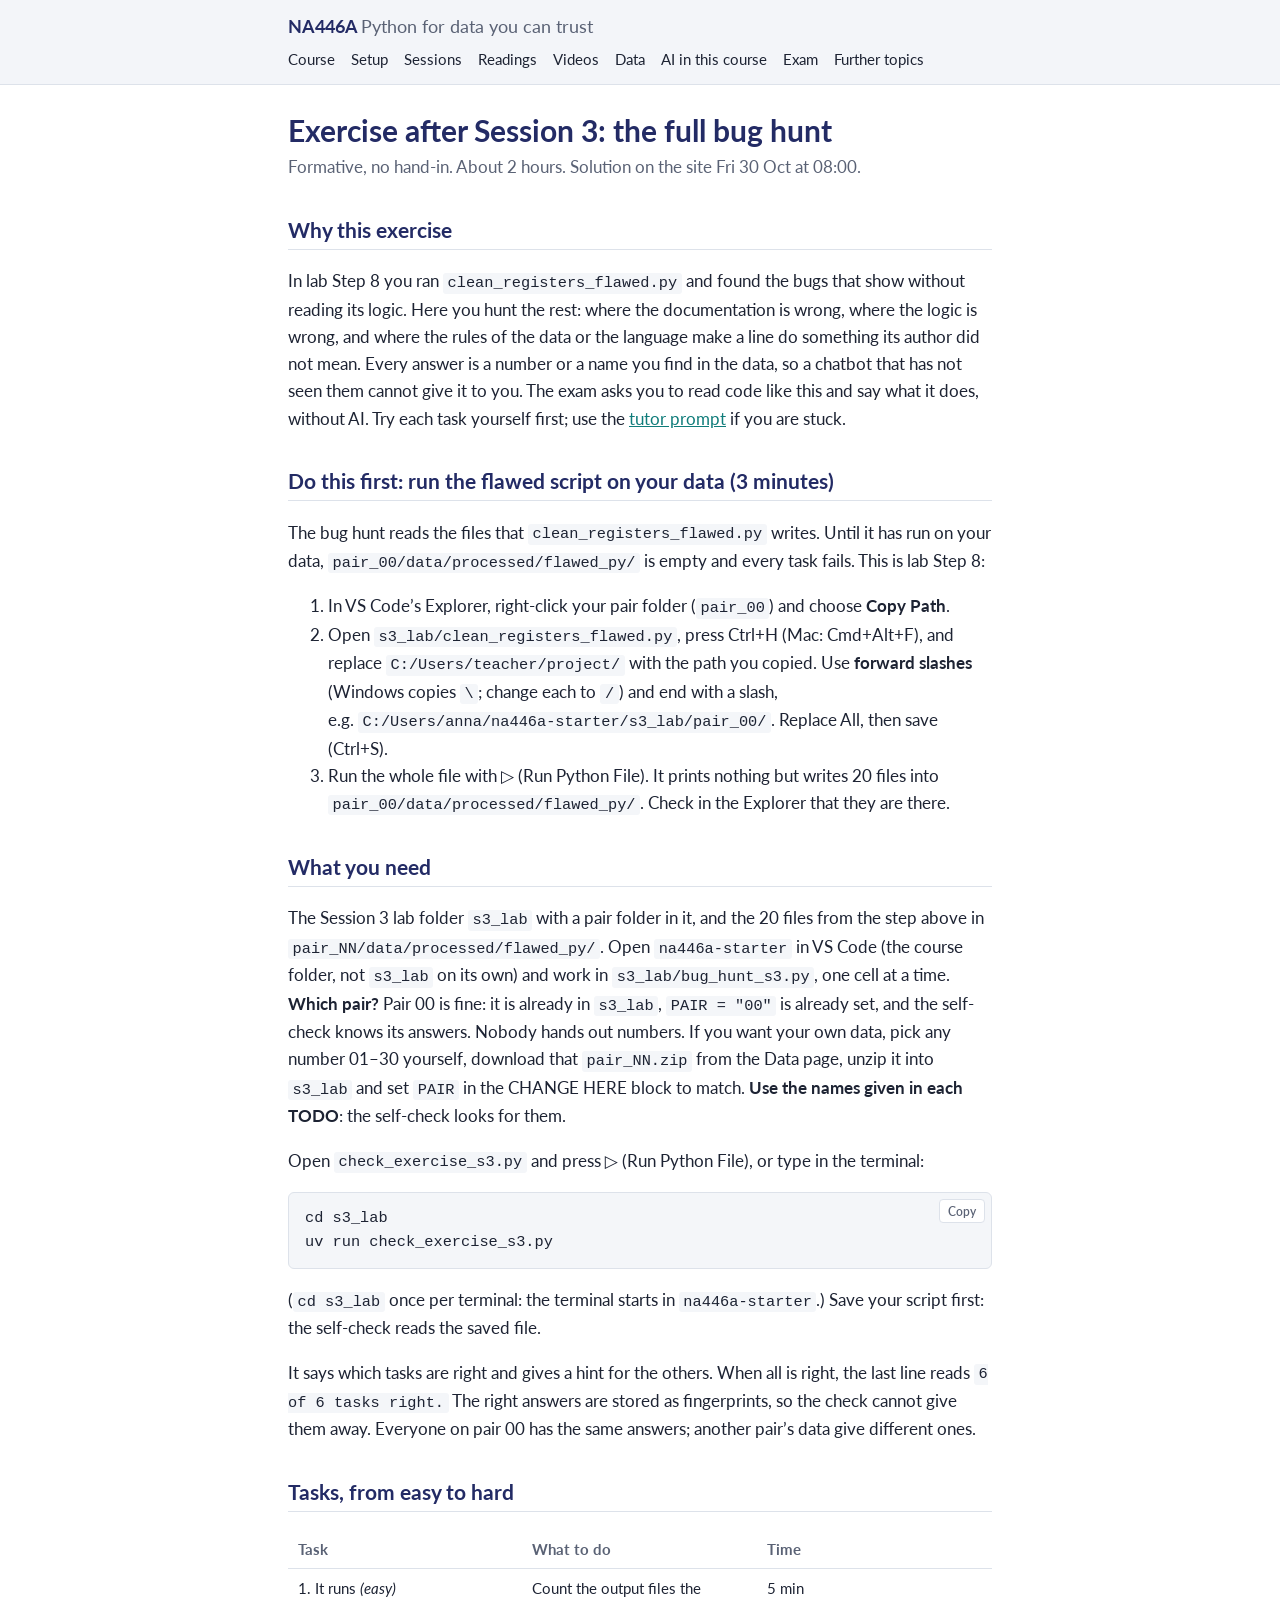
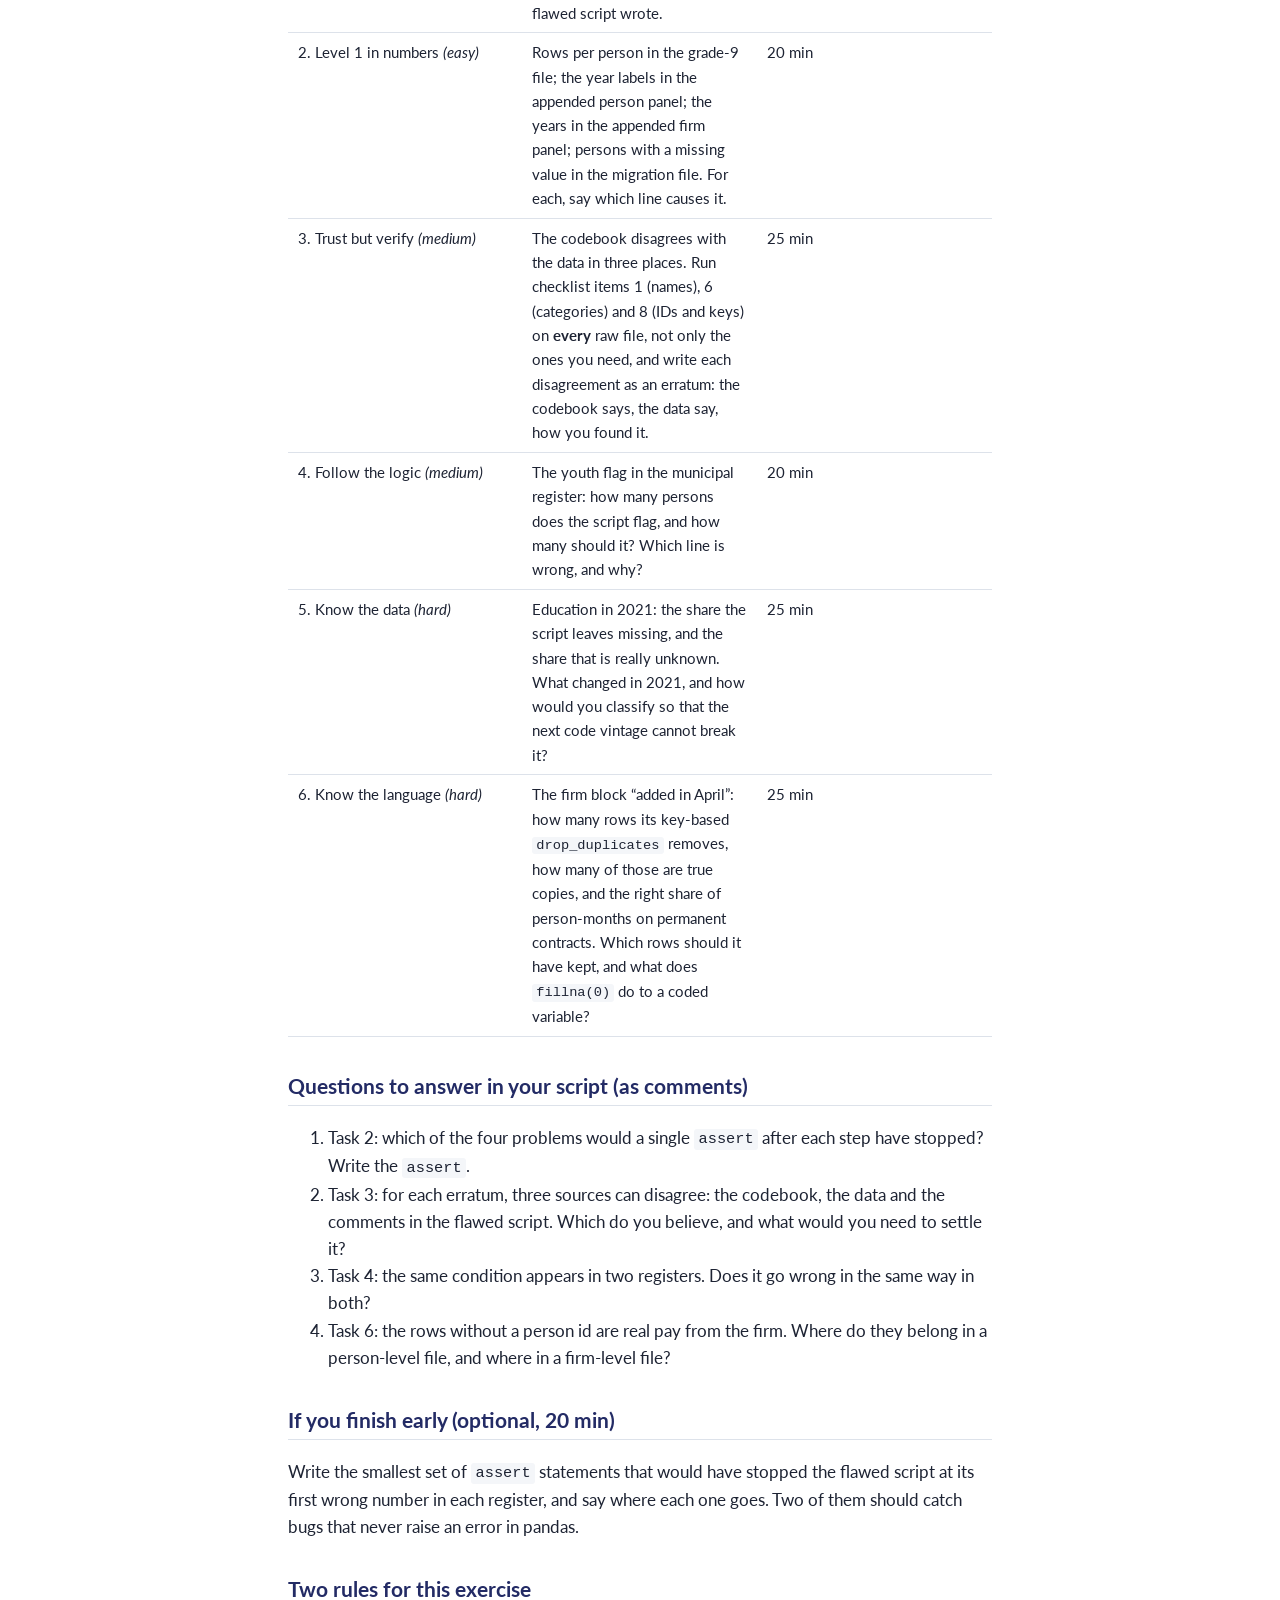
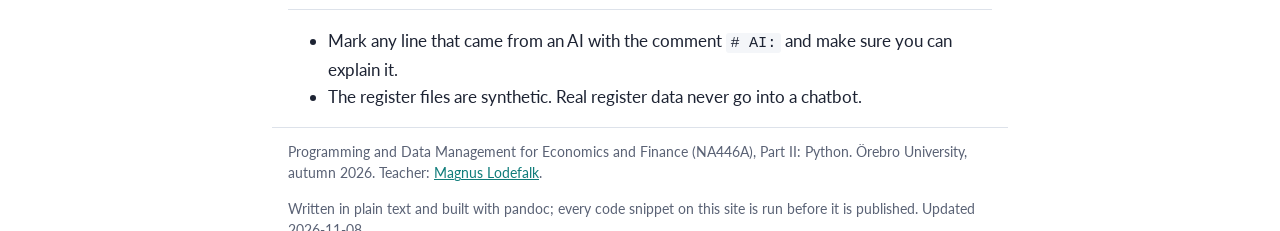
<file: exercise-s3.html>
<!DOCTYPE html>
<html lang="en">
<head>
<meta charset="utf-8">
<meta name="viewport" content="width=device-width, initial-scale=1">
<title>Exercise S3 · NA446A Python</title>
<link rel="canonical" href="https://magnuslodefalk.com/na446a/exercise-s3.html">
<meta name="description" content="Programming and Data Management, Part II (Python): course site">
<link rel="preconnect" href="https://fonts.googleapis.com">
<link href="https://fonts.googleapis.com/css2?family=Lato:wght@400;700&display=swap" rel="stylesheet">
<link rel="stylesheet" href="assets/style.css">
<link rel="icon" href="data:image/svg+xml,%3Csvg xmlns=%22http://www.w3.org/2000/svg%22 viewBox=%220 0 64 64%22%3E%3Crect width=%2264%22 height=%2264%22 rx=%2212%22 fill=%22%23232b65%22/%3E%3Ctext x=%2232%22 y=%2242%22 font-family=%22sans-serif%22 font-size=%2228%22 font-weight=%22700%22 fill=%22white%22 text-anchor=%22middle%22%3EPy%3C/text%3E%3C/svg%3E">
</head>
<body>
<header class="top">
  <div class="wrap">
    <a class="brand" href="./"><b>NA446A</b> <span>Python for data you can trust</span></a>
    <nav>
      <a href="./">Course</a>
      <a href="setup.html">Setup</a>
      <a href="sessions.html">Sessions</a>
      <a href="readings.html">Readings</a>
      <a href="videos.html">Videos</a>
      <a href="data.html">Data</a>
      <a href="ai.html">AI in this course</a>
      <a href="exam.html">Exam</a>
      <a href="further.html">Further topics</a>
    </nav>
  </div>
</header>
<main class="wrap">
<h1>Exercise after Session 3: the full bug hunt</h1>
<p class="subtitle">Formative, no hand-in. About 2 hours. Solution on
the site Fri 30 Oct at 08:00.</p>
<h2 id="why-this-exercise">Why this exercise</h2>
<p>In lab Step 8 you ran <code>clean_registers_flawed.py</code> and
found the bugs that show without reading its logic. Here you hunt the
rest: where the documentation is wrong, where the logic is wrong, and
where the rules of the data or the language make a line do something its
author did not mean. Every answer is a number or a name you find in the
data, so a chatbot that has not seen them cannot give it to you. The
exam asks you to read code like this and say what it does, without AI.
Try each task yourself first; use the <a href="ai.html">tutor prompt</a>
if you are stuck.</p>
<h2 id="do-this-first-run-the-flawed-script-on-your-data-3-minutes">Do
this first: run the flawed script on your data (3 minutes)</h2>
<p>The bug hunt reads the files that
<code>clean_registers_flawed.py</code> writes. Until it has run on your
data, <code>pair_00/data/processed/flawed_py/</code> is empty and every
task fails. This is lab Step 8:</p>
<ol type="1">
<li>In VS Code’s Explorer, right-click your pair folder
(<code>pair_00</code>) and choose <strong>Copy Path</strong>.</li>
<li>Open <code>s3_lab/clean_registers_flawed.py</code>, press Ctrl+H
(Mac: Cmd+Alt+F), and replace <code>C:/Users/teacher/project/</code>
with the path you copied. Use <strong>forward slashes</strong> (Windows
copies <code>\</code>; change each to <code>/</code>) and end with a
slash, e.g. <code>C:/Users/anna/na446a-starter/s3_lab/pair_00/</code>.
Replace All, then save (Ctrl+S).</li>
<li>Run the whole file with ▷ (Run Python File). It prints nothing but
writes 20 files into <code>pair_00/data/processed/flawed_py/</code>.
Check in the Explorer that they are there.</li>
</ol>
<h2 id="what-you-need">What you need</h2>
<p>The Session 3 lab folder <code>s3_lab</code> with a pair folder in
it, and the 20 files from the step above in
<code>pair_NN/data/processed/flawed_py/</code>. Open
<code>na446a-starter</code> in VS Code (the course folder, not
<code>s3_lab</code> on its own) and work in
<code>s3_lab/bug_hunt_s3.py</code>, one cell at a time. <strong>Which
pair?</strong> Pair 00 is fine: it is already in <code>s3_lab</code>,
<code>PAIR = "00"</code> is already set, and the self-check knows its
answers. Nobody hands out numbers. If you want your own data, pick any
number 01–30 yourself, download that <code>pair_NN.zip</code> from the
Data page, unzip it into <code>s3_lab</code> and set <code>PAIR</code>
in the CHANGE HERE block to match. <strong>Use the names given in each
TODO</strong>: the self-check looks for them.</p>
<p>Open <code>check_exercise_s3.py</code> and press ▷ (Run Python File),
or type in the terminal:</p>
<div class="sourceCode" id="cb1"><pre
class="sourceCode bash"><code class="sourceCode bash"><span id="cb1-1"><a href="#cb1-1" aria-hidden="true" tabindex="-1"></a><span class="bu">cd</span> s3_lab</span>
<span id="cb1-2"><a href="#cb1-2" aria-hidden="true" tabindex="-1"></a><span class="ex">uv</span> run check_exercise_s3.py</span></code></pre></div>
<p>(<code>cd s3_lab</code> once per terminal: the terminal starts in
<code>na446a-starter</code>.) Save your script first: the self-check
reads the saved file.</p>
<p>It says which tasks are right and gives a hint for the others. When
all is right, the last line reads <code>6 of 6 tasks right.</code> The
right answers are stored as fingerprints, so the check cannot give them
away. Everyone on pair 00 has the same answers; another pair’s data give
different ones.</p>
<h2 id="tasks-from-easy-to-hard">Tasks, from easy to hard</h2>
<table>
<colgroup>
<col style="width: 33%" />
<col style="width: 33%" />
<col style="width: 33%" />
</colgroup>
<thead>
<tr>
<th>Task</th>
<th>What to do</th>
<th>Time</th>
</tr>
</thead>
<tbody>
<tr>
<td>1. It runs <em>(easy)</em></td>
<td>Count the output files the flawed script wrote.</td>
<td>5 min</td>
</tr>
<tr>
<td>2. Level 1 in numbers <em>(easy)</em></td>
<td>Rows per person in the grade-9 file; the year labels in the appended
person panel; the years in the appended firm panel; persons with a
missing value in the migration file. For each, say which line causes
it.</td>
<td>20 min</td>
</tr>
<tr>
<td>3. Trust but verify <em>(medium)</em></td>
<td>The codebook disagrees with the data in three places. Run checklist
items 1 (names), 6 (categories) and 8 (IDs and keys) on
<strong>every</strong> raw file, not only the ones you need, and write
each disagreement as an erratum: the codebook says, the data say, how
you found it.</td>
<td>25 min</td>
</tr>
<tr>
<td>4. Follow the logic <em>(medium)</em></td>
<td>The youth flag in the municipal register: how many persons does the
script flag, and how many should it? Which line is wrong, and why?</td>
<td>20 min</td>
</tr>
<tr>
<td>5. Know the data <em>(hard)</em></td>
<td>Education in 2021: the share the script leaves missing, and the
share that is really unknown. What changed in 2021, and how would you
classify so that the next code vintage cannot break it?</td>
<td>25 min</td>
</tr>
<tr>
<td>6. Know the language <em>(hard)</em></td>
<td>The firm block “added in April”: how many rows its key-based
<code>drop_duplicates</code> removes, how many of those are true copies,
and the right share of person-months on permanent contracts. Which rows
should it have kept, and what does <code>fillna(0)</code> do to a coded
variable?</td>
<td>25 min</td>
</tr>
</tbody>
</table>
<h2 id="questions-to-answer-in-your-script-as-comments">Questions to
answer in your script (as comments)</h2>
<ol type="1">
<li>Task 2: which of the four problems would a single
<code>assert</code> after each step have stopped? Write the
<code>assert</code>.</li>
<li>Task 3: for each erratum, three sources can disagree: the codebook,
the data and the comments in the flawed script. Which do you believe,
and what would you need to settle it?</li>
<li>Task 4: the same condition appears in two registers. Does it go
wrong in the same way in both?</li>
<li>Task 6: the rows without a person id are real pay from the firm.
Where do they belong in a person-level file, and where in a firm-level
file?</li>
</ol>
<h2 id="if-you-finish-early-optional-20-min">If you finish early
(optional, 20 min)</h2>
<p>Write the smallest set of <code>assert</code> statements that would
have stopped the flawed script at its first wrong number in each
register, and say where each one goes. Two of them should catch bugs
that never raise an error in pandas.</p>
<h2 id="two-rules-for-this-exercise">Two rules for this exercise</h2>
<ul>
<li>Mark any line that came from an AI with the comment
<code># AI:</code> and make sure you can explain it.</li>
<li>The register files are synthetic. Real register data never go into a
chatbot.</li>
</ul>
</main>
<footer class="wrap">
  <p>Programming and Data Management for Economics and Finance (NA446A), Part II: Python.
  Örebro University, autumn 2026. Teacher: <a href="https://magnuslodefalk.com">Magnus Lodefalk</a>.</p>
  <p>Written in plain text and built with pandoc; every code snippet on this site is run before it is published. Updated 2026-11-08.</p>
</footer>
<script>
document.querySelectorAll("pre").forEach(function (pre) {
  var b = document.createElement("button");
  b.className = "copy"; b.type = "button"; b.textContent = "Copy";
  b.addEventListener("click", function () {
    var txt = pre.querySelector("code") ? pre.querySelector("code").innerText : pre.innerText;
    navigator.clipboard.writeText(txt).then(function () {
      b.textContent = "Copied"; setTimeout(function () { b.textContent = "Copy"; }, 1500);
    });
  });
  pre.appendChild(b);
});
</script>
</body>
</html>
</file>
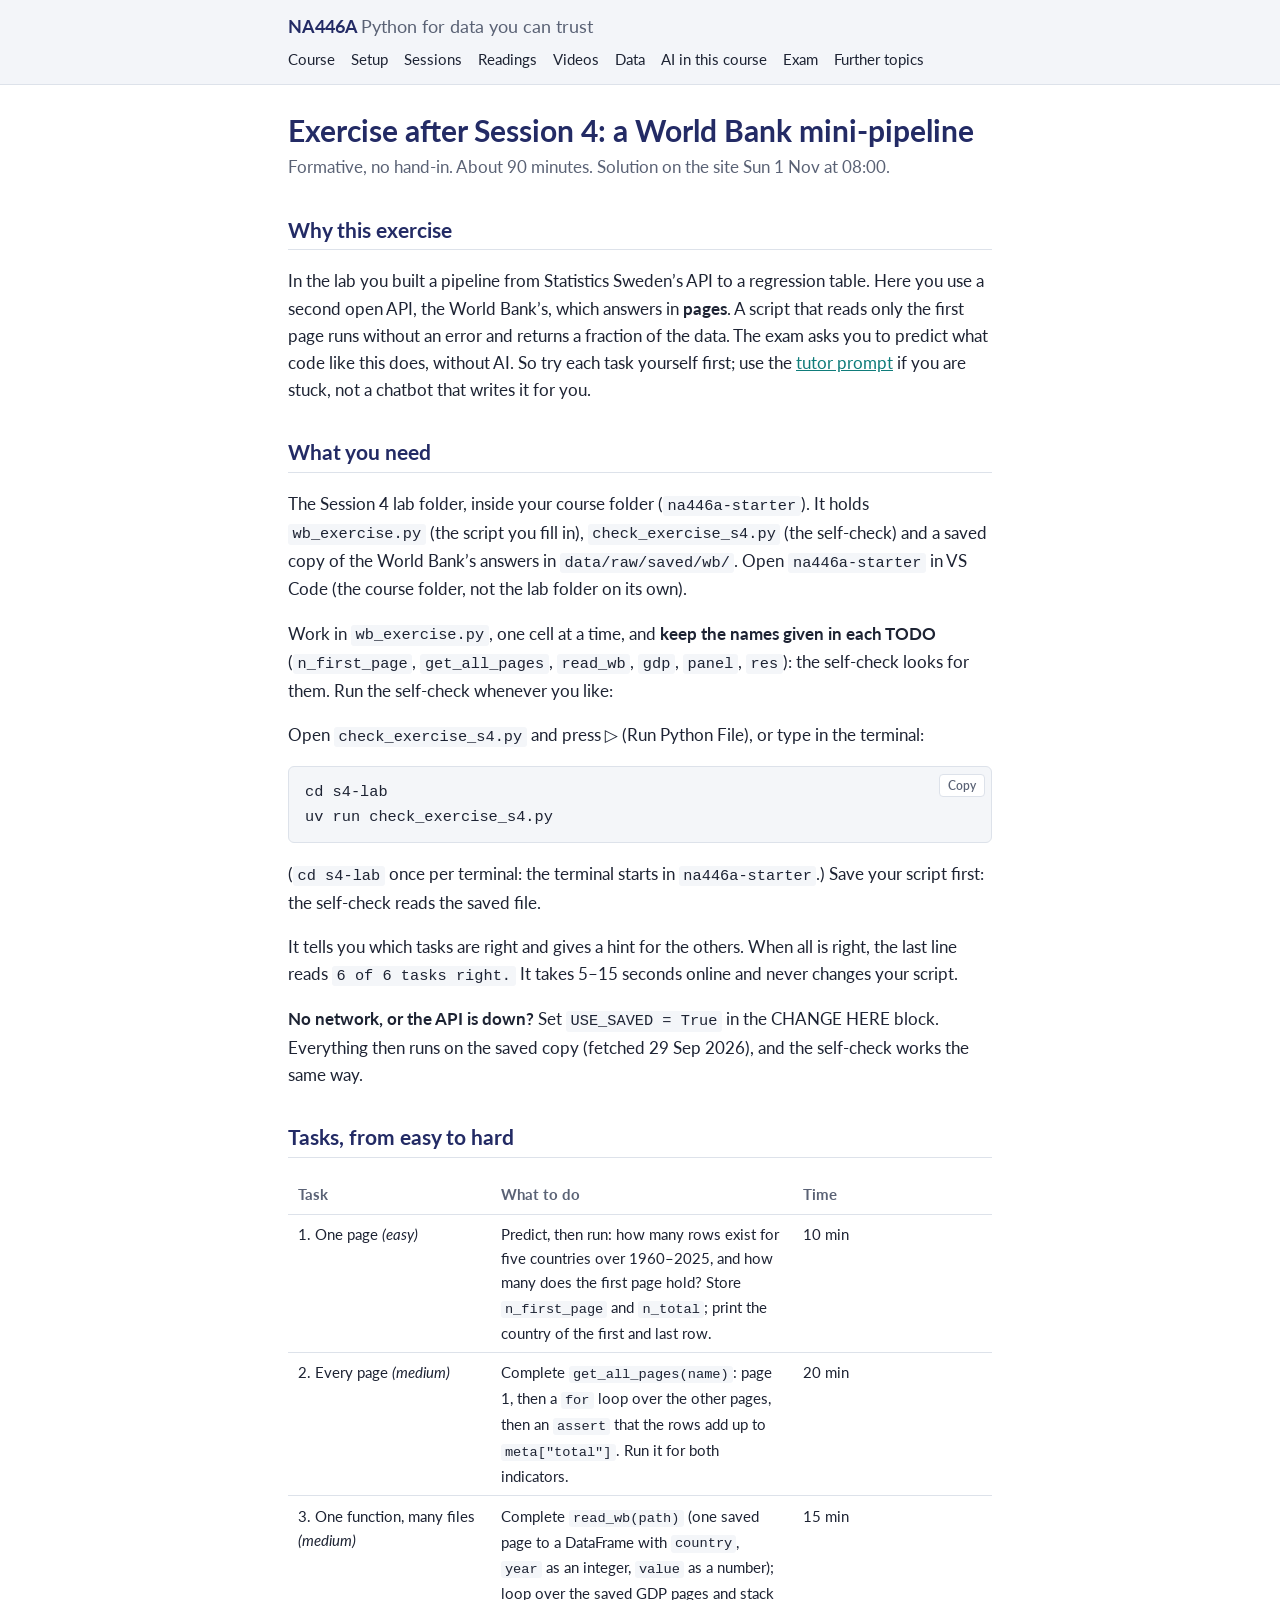
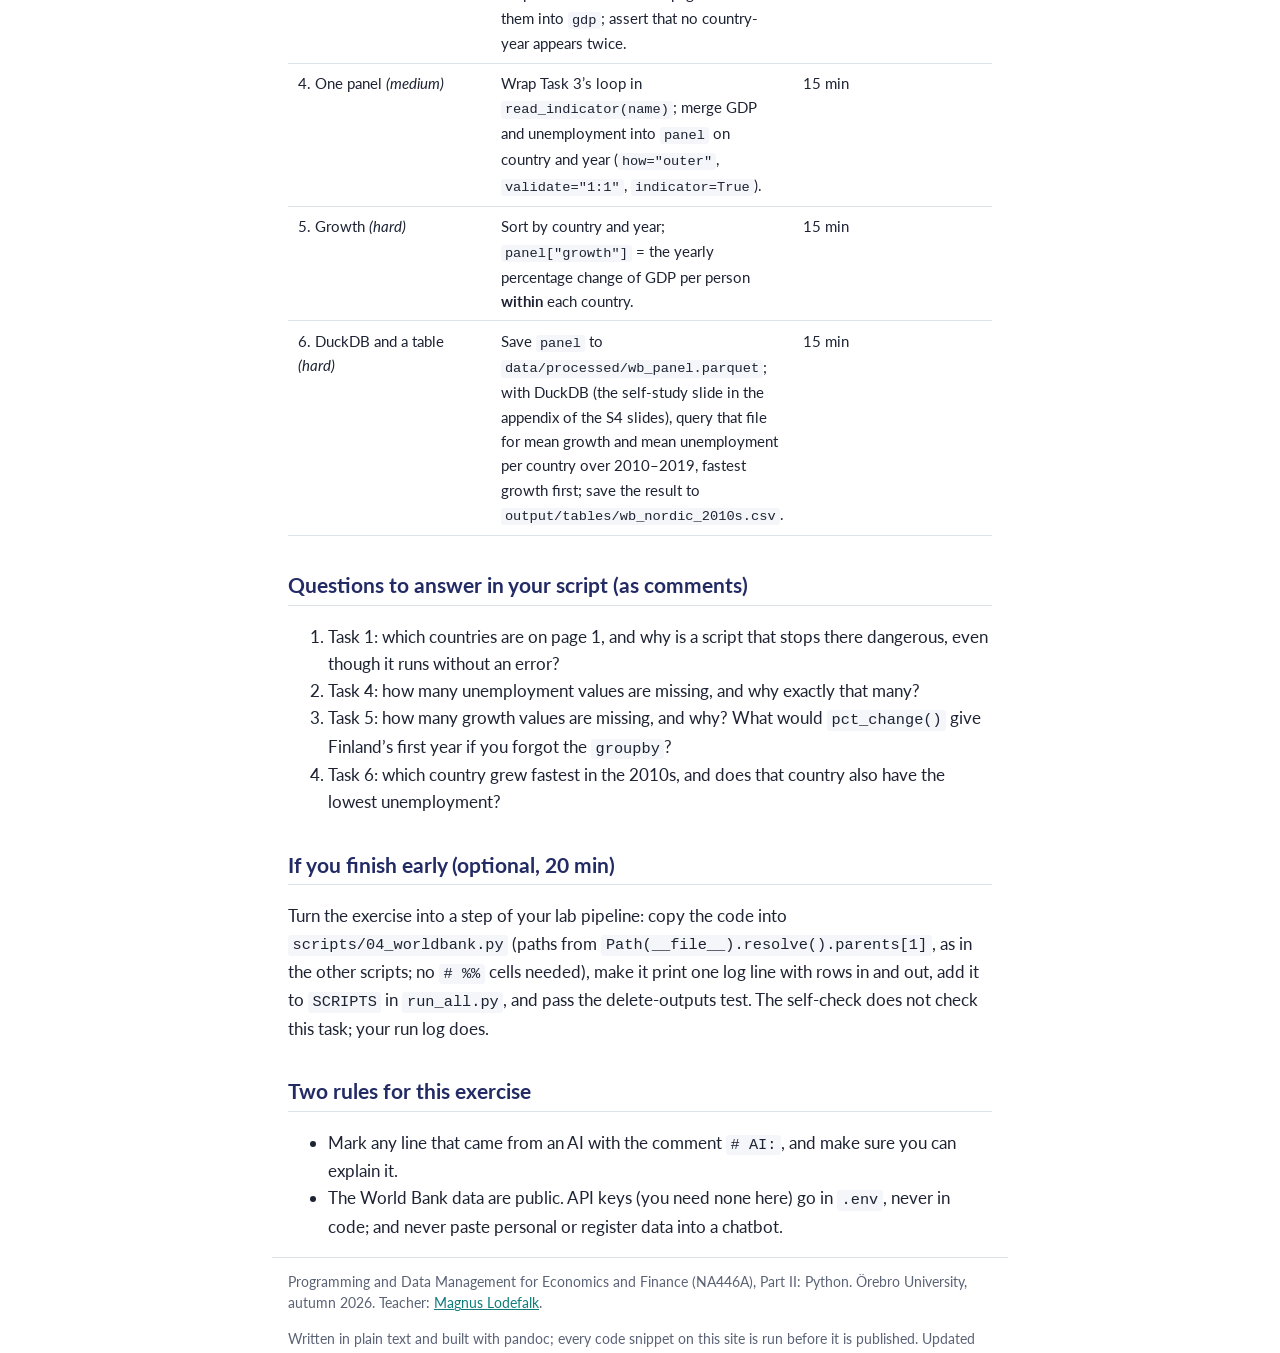
<file: exercise-s4.html>
<!DOCTYPE html>
<html lang="en">
<head>
<meta charset="utf-8">
<meta name="viewport" content="width=device-width, initial-scale=1">
<title>Exercise S4 · NA446A Python</title>
<link rel="canonical" href="https://magnuslodefalk.com/na446a/exercise-s4.html">
<meta name="description" content="Programming and Data Management, Part II (Python): course site">
<link rel="preconnect" href="https://fonts.googleapis.com">
<link href="https://fonts.googleapis.com/css2?family=Lato:wght@400;700&display=swap" rel="stylesheet">
<link rel="stylesheet" href="assets/style.css">
<link rel="icon" href="data:image/svg+xml,%3Csvg xmlns=%22http://www.w3.org/2000/svg%22 viewBox=%220 0 64 64%22%3E%3Crect width=%2264%22 height=%2264%22 rx=%2212%22 fill=%22%23232b65%22/%3E%3Ctext x=%2232%22 y=%2242%22 font-family=%22sans-serif%22 font-size=%2228%22 font-weight=%22700%22 fill=%22white%22 text-anchor=%22middle%22%3EPy%3C/text%3E%3C/svg%3E">
</head>
<body>
<header class="top">
  <div class="wrap">
    <a class="brand" href="./"><b>NA446A</b> <span>Python for data you can trust</span></a>
    <nav>
      <a href="./">Course</a>
      <a href="setup.html">Setup</a>
      <a href="sessions.html">Sessions</a>
      <a href="readings.html">Readings</a>
      <a href="videos.html">Videos</a>
      <a href="data.html">Data</a>
      <a href="ai.html">AI in this course</a>
      <a href="exam.html">Exam</a>
      <a href="further.html">Further topics</a>
    </nav>
  </div>
</header>
<main class="wrap">
<h1>Exercise after Session 4: a World Bank mini-pipeline</h1>
<p class="subtitle">Formative, no hand-in. About 90 minutes. Solution on
the site Sun 1 Nov at 08:00.</p>
<h2 id="why-this-exercise">Why this exercise</h2>
<p>In the lab you built a pipeline from Statistics Sweden’s API to a
regression table. Here you use a second open API, the World Bank’s,
which answers in <strong>pages</strong>. A script that reads only the
first page runs without an error and returns a fraction of the data. The
exam asks you to predict what code like this does, without AI. So try
each task yourself first; use the <a href="ai.html">tutor prompt</a> if
you are stuck, not a chatbot that writes it for you.</p>
<h2 id="what-you-need">What you need</h2>
<p>The Session 4 lab folder, inside your course folder
(<code>na446a-starter</code>). It holds <code>wb_exercise.py</code> (the
script you fill in), <code>check_exercise_s4.py</code> (the self-check)
and a saved copy of the World Bank’s answers in
<code>data/raw/saved/wb/</code>. Open <code>na446a-starter</code> in VS
Code (the course folder, not the lab folder on its own).</p>
<p>Work in <code>wb_exercise.py</code>, one cell at a time, and
<strong>keep the names given in each TODO</strong>
(<code>n_first_page</code>, <code>get_all_pages</code>,
<code>read_wb</code>, <code>gdp</code>, <code>panel</code>,
<code>res</code>): the self-check looks for them. Run the self-check
whenever you like:</p>
<p>Open <code>check_exercise_s4.py</code> and press ▷ (Run Python File),
or type in the terminal:</p>
<div class="sourceCode" id="cb1"><pre
class="sourceCode bash"><code class="sourceCode bash"><span id="cb1-1"><a href="#cb1-1" aria-hidden="true" tabindex="-1"></a><span class="bu">cd</span> s4-lab</span>
<span id="cb1-2"><a href="#cb1-2" aria-hidden="true" tabindex="-1"></a><span class="ex">uv</span> run check_exercise_s4.py</span></code></pre></div>
<p>(<code>cd s4-lab</code> once per terminal: the terminal starts in
<code>na446a-starter</code>.) Save your script first: the self-check
reads the saved file.</p>
<p>It tells you which tasks are right and gives a hint for the others.
When all is right, the last line reads <code>6 of 6 tasks right.</code>
It takes 5–15 seconds online and never changes your script.</p>
<p><strong>No network, or the API is down?</strong> Set
<code>USE_SAVED = True</code> in the CHANGE HERE block. Everything then
runs on the saved copy (fetched 29 Sep 2026), and the self-check works
the same way.</p>
<h2 id="tasks-from-easy-to-hard">Tasks, from easy to hard</h2>
<table>
<colgroup>
<col style="width: 33%" />
<col style="width: 33%" />
<col style="width: 33%" />
</colgroup>
<thead>
<tr>
<th>Task</th>
<th>What to do</th>
<th>Time</th>
</tr>
</thead>
<tbody>
<tr>
<td>1. One page <em>(easy)</em></td>
<td>Predict, then run: how many rows exist for five countries over
1960–2025, and how many does the first page hold? Store
<code>n_first_page</code> and <code>n_total</code>; print the country of
the first and last row.</td>
<td>10 min</td>
</tr>
<tr>
<td>2. Every page <em>(medium)</em></td>
<td>Complete <code>get_all_pages(name)</code>: page 1, then a
<code>for</code> loop over the other pages, then an <code>assert</code>
that the rows add up to <code>meta["total"]</code>. Run it for both
indicators.</td>
<td>20 min</td>
</tr>
<tr>
<td>3. One function, many files <em>(medium)</em></td>
<td>Complete <code>read_wb(path)</code> (one saved page to a DataFrame
with <code>country</code>, <code>year</code> as an integer,
<code>value</code> as a number); loop over the saved GDP pages and stack
them into <code>gdp</code>; assert that no country-year appears
twice.</td>
<td>15 min</td>
</tr>
<tr>
<td>4. One panel <em>(medium)</em></td>
<td>Wrap Task 3’s loop in <code>read_indicator(name)</code>; merge GDP
and unemployment into <code>panel</code> on country and year
(<code>how="outer"</code>, <code>validate="1:1"</code>,
<code>indicator=True</code>).</td>
<td>15 min</td>
</tr>
<tr>
<td>5. Growth <em>(hard)</em></td>
<td>Sort by country and year; <code>panel["growth"]</code> = the yearly
percentage change of GDP per person <strong>within</strong> each
country.</td>
<td>15 min</td>
</tr>
<tr>
<td>6. DuckDB and a table <em>(hard)</em></td>
<td>Save <code>panel</code> to
<code>data/processed/wb_panel.parquet</code>; with DuckDB (the
self-study slide in the appendix of the S4 slides), query that file for
mean growth and mean unemployment per country over 2010–2019, fastest
growth first; save the result to
<code>output/tables/wb_nordic_2010s.csv</code>.</td>
<td>15 min</td>
</tr>
</tbody>
</table>
<h2 id="questions-to-answer-in-your-script-as-comments">Questions to
answer in your script (as comments)</h2>
<ol type="1">
<li>Task 1: which countries are on page 1, and why is a script that
stops there dangerous, even though it runs without an error?</li>
<li>Task 4: how many unemployment values are missing, and why exactly
that many?</li>
<li>Task 5: how many growth values are missing, and why? What would
<code>pct_change()</code> give Finland’s first year if you forgot the
<code>groupby</code>?</li>
<li>Task 6: which country grew fastest in the 2010s, and does that
country also have the lowest unemployment?</li>
</ol>
<h2 id="if-you-finish-early-optional-20-min">If you finish early
(optional, 20 min)</h2>
<p>Turn the exercise into a step of your lab pipeline: copy the code
into <code>scripts/04_worldbank.py</code> (paths from
<code>Path(__file__).resolve().parents[1]</code>, as in the other
scripts; no <code># %%</code> cells needed), make it print one log line
with rows in and out, add it to <code>SCRIPTS</code> in
<code>run_all.py</code>, and pass the delete-outputs test. The
self-check does not check this task; your run log does.</p>
<h2 id="two-rules-for-this-exercise">Two rules for this exercise</h2>
<ul>
<li>Mark any line that came from an AI with the comment
<code># AI:</code>, and make sure you can explain it.</li>
<li>The World Bank data are public. API keys (you need none here) go in
<code>.env</code>, never in code; and never paste personal or register
data into a chatbot.</li>
</ul>
</main>
<footer class="wrap">
  <p>Programming and Data Management for Economics and Finance (NA446A), Part II: Python.
  Örebro University, autumn 2026. Teacher: <a href="https://magnuslodefalk.com">Magnus Lodefalk</a>.</p>
  <p>Written in plain text and built with pandoc; every code snippet on this site is run before it is published. Updated 2026-11-08.</p>
</footer>
<script>
document.querySelectorAll("pre").forEach(function (pre) {
  var b = document.createElement("button");
  b.className = "copy"; b.type = "button"; b.textContent = "Copy";
  b.addEventListener("click", function () {
    var txt = pre.querySelector("code") ? pre.querySelector("code").innerText : pre.innerText;
    navigator.clipboard.writeText(txt).then(function () {
      b.textContent = "Copied"; setTimeout(function () { b.textContent = "Copy"; }, 1500);
    });
  });
  pre.appendChild(b);
});
</script>
</body>
</html>
</file>
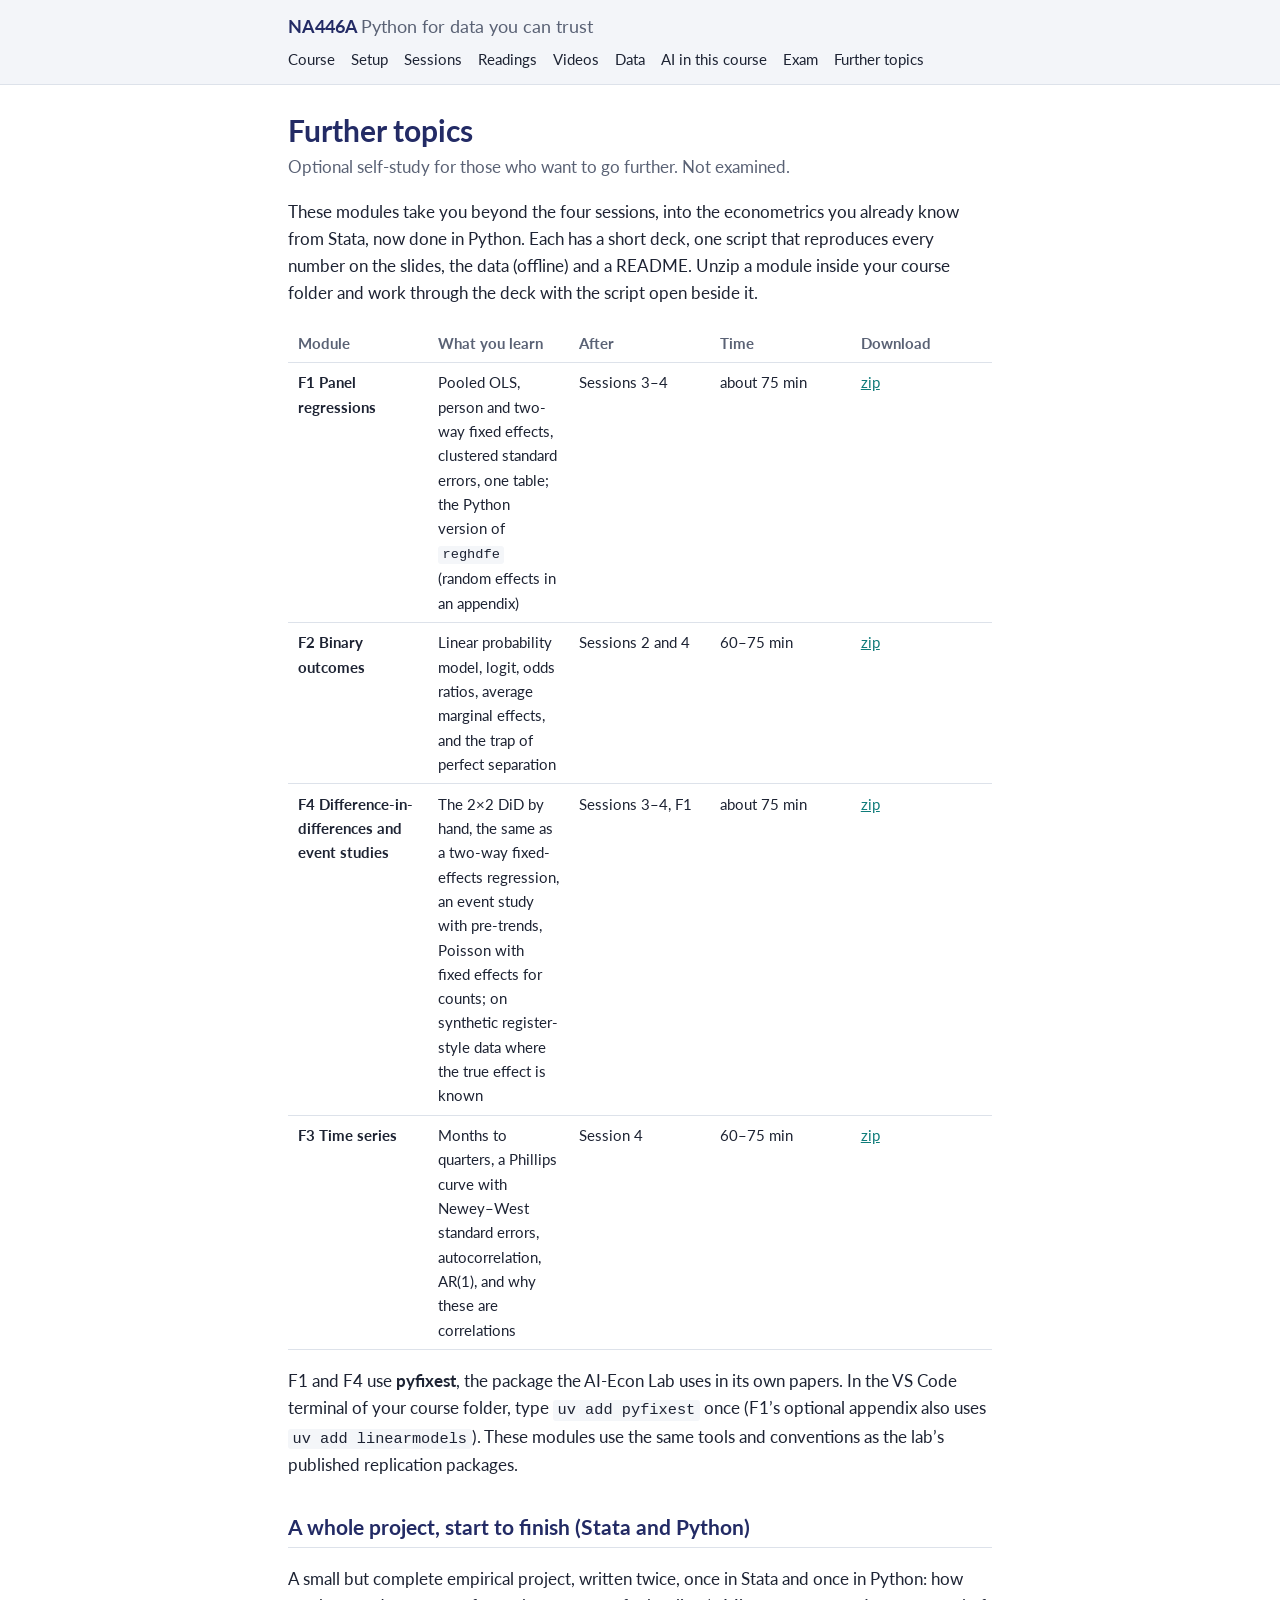
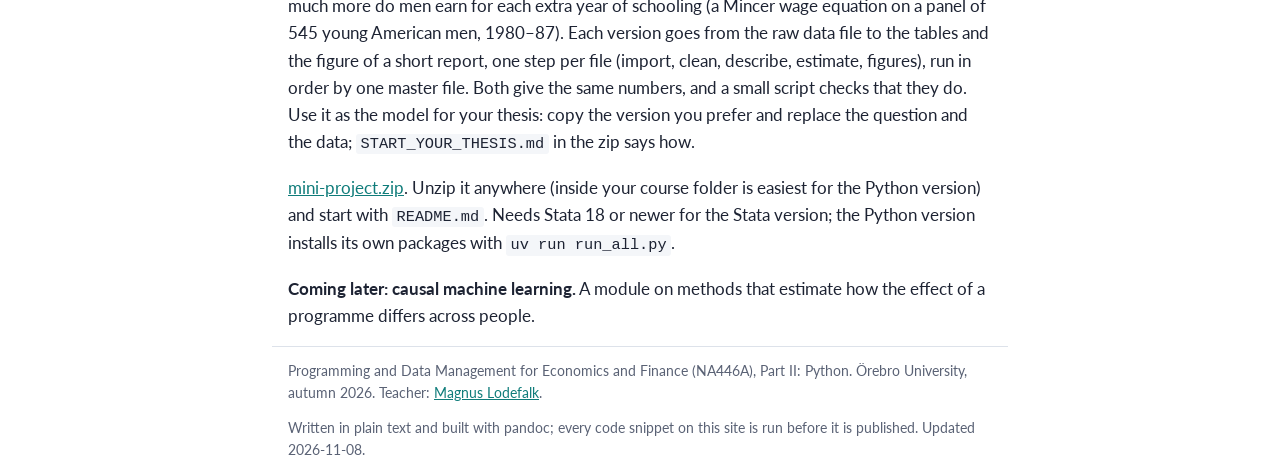
<file: further.html>
<!DOCTYPE html>
<html lang="en">
<head>
<meta charset="utf-8">
<meta name="viewport" content="width=device-width, initial-scale=1">
<title>Further topics · NA446A Python</title>
<link rel="canonical" href="https://magnuslodefalk.com/na446a/further.html">
<meta name="description" content="Programming and Data Management, Part II (Python): course site">
<link rel="preconnect" href="https://fonts.googleapis.com">
<link href="https://fonts.googleapis.com/css2?family=Lato:wght@400;700&display=swap" rel="stylesheet">
<link rel="stylesheet" href="assets/style.css">
<link rel="icon" href="data:image/svg+xml,%3Csvg xmlns=%22http://www.w3.org/2000/svg%22 viewBox=%220 0 64 64%22%3E%3Crect width=%2264%22 height=%2264%22 rx=%2212%22 fill=%22%23232b65%22/%3E%3Ctext x=%2232%22 y=%2242%22 font-family=%22sans-serif%22 font-size=%2228%22 font-weight=%22700%22 fill=%22white%22 text-anchor=%22middle%22%3EPy%3C/text%3E%3C/svg%3E">
</head>
<body>
<header class="top">
  <div class="wrap">
    <a class="brand" href="./"><b>NA446A</b> <span>Python for data you can trust</span></a>
    <nav>
      <a href="./">Course</a>
      <a href="setup.html">Setup</a>
      <a href="sessions.html">Sessions</a>
      <a href="readings.html">Readings</a>
      <a href="videos.html">Videos</a>
      <a href="data.html">Data</a>
      <a href="ai.html">AI in this course</a>
      <a href="exam.html">Exam</a>
      <a href="further.html">Further topics</a>
    </nav>
  </div>
</header>
<main class="wrap">
<h1>Further topics</h1>
<p class="subtitle">Optional self-study for those who want to go
further. Not examined.</p>
<p>These modules take you beyond the four sessions, into the
econometrics you already know from Stata, now done in Python. Each has a
short deck, one script that reproduces every number on the slides, the
data (offline) and a README. Unzip a module inside your course folder
and work through the deck with the script open beside it.</p>
<table>
<colgroup>
<col style="width: 20%" />
<col style="width: 20%" />
<col style="width: 20%" />
<col style="width: 20%" />
<col style="width: 20%" />
</colgroup>
<thead>
<tr>
<th>Module</th>
<th>What you learn</th>
<th>After</th>
<th>Time</th>
<th>Download</th>
</tr>
</thead>
<tbody>
<tr>
<td><strong>F1 Panel regressions</strong></td>
<td>Pooled OLS, person and two-way fixed effects, clustered standard
errors, one table; the Python version of <code>reghdfe</code> (random
effects in an appendix)</td>
<td>Sessions 3–4</td>
<td>about 75 min</td>
<td><a href="further-f1-panel-regressions.zip">zip</a></td>
</tr>
<tr>
<td><strong>F2 Binary outcomes</strong></td>
<td>Linear probability model, logit, odds ratios, average marginal
effects, and the trap of perfect separation</td>
<td>Sessions 2 and 4</td>
<td>60–75 min</td>
<td><a href="further-f2-binary-outcomes.zip">zip</a></td>
</tr>
<tr>
<td><strong>F4 Difference-in-differences and event studies</strong></td>
<td>The 2×2 DiD by hand, the same as a two-way fixed-effects regression,
an event study with pre-trends, Poisson with fixed effects for counts;
on synthetic register-style data where the true effect is known</td>
<td>Sessions 3–4, F1</td>
<td>about 75 min</td>
<td><a href="further-f4-did-event-study.zip">zip</a></td>
</tr>
<tr>
<td><strong>F3 Time series</strong></td>
<td>Months to quarters, a Phillips curve with Newey–West standard
errors, autocorrelation, AR(1), and why these are correlations</td>
<td>Session 4</td>
<td>60–75 min</td>
<td><a href="further-f3-time-series.zip">zip</a></td>
</tr>
</tbody>
</table>
<p>F1 and F4 use <strong>pyfixest</strong>, the package the AI-Econ Lab
uses in its own papers. In the VS Code terminal of your course folder,
type <code>uv add pyfixest</code> once (F1’s optional appendix also uses
<code>uv add linearmodels</code>). These modules use the same tools and
conventions as the lab’s published replication packages.</p>
<h2 id="a-whole-project-start-to-finish-stata-and-python">A whole
project, start to finish (Stata and Python)</h2>
<p>A small but complete empirical project, written twice, once in Stata
and once in Python: how much more do men earn for each extra year of
schooling (a Mincer wage equation on a panel of 545 young American men,
1980–87). Each version goes from the raw data file to the tables and the
figure of a short report, one step per file (import, clean, describe,
estimate, figures), run in order by one master file. Both give the same
numbers, and a small script checks that they do. Use it as the model for
your thesis: copy the version you prefer and replace the question and
the data; <code>START_YOUR_THESIS.md</code> in the zip says how.</p>
<p><a href="mini-project.zip">mini-project.zip</a>. Unzip it anywhere
(inside your course folder is easiest for the Python version) and start
with <code>README.md</code>. Needs Stata 18 or newer for the Stata
version; the Python version installs its own packages with
<code>uv run run_all.py</code>.</p>
<p><strong>Coming later: causal machine learning.</strong> A module on
methods that estimate how the effect of a programme differs across
people.</p>
</main>
<footer class="wrap">
  <p>Programming and Data Management for Economics and Finance (NA446A), Part II: Python.
  Örebro University, autumn 2026. Teacher: <a href="https://magnuslodefalk.com">Magnus Lodefalk</a>.</p>
  <p>Written in plain text and built with pandoc; every code snippet on this site is run before it is published. Updated 2026-11-08.</p>
</footer>
<script>
document.querySelectorAll("pre").forEach(function (pre) {
  var b = document.createElement("button");
  b.className = "copy"; b.type = "button"; b.textContent = "Copy";
  b.addEventListener("click", function () {
    var txt = pre.querySelector("code") ? pre.querySelector("code").innerText : pre.innerText;
    navigator.clipboard.writeText(txt).then(function () {
      b.textContent = "Copied"; setTimeout(function () { b.textContent = "Copy"; }, 1500);
    });
  });
  pre.appendChild(b);
});
</script>
</body>
</html>
</file>
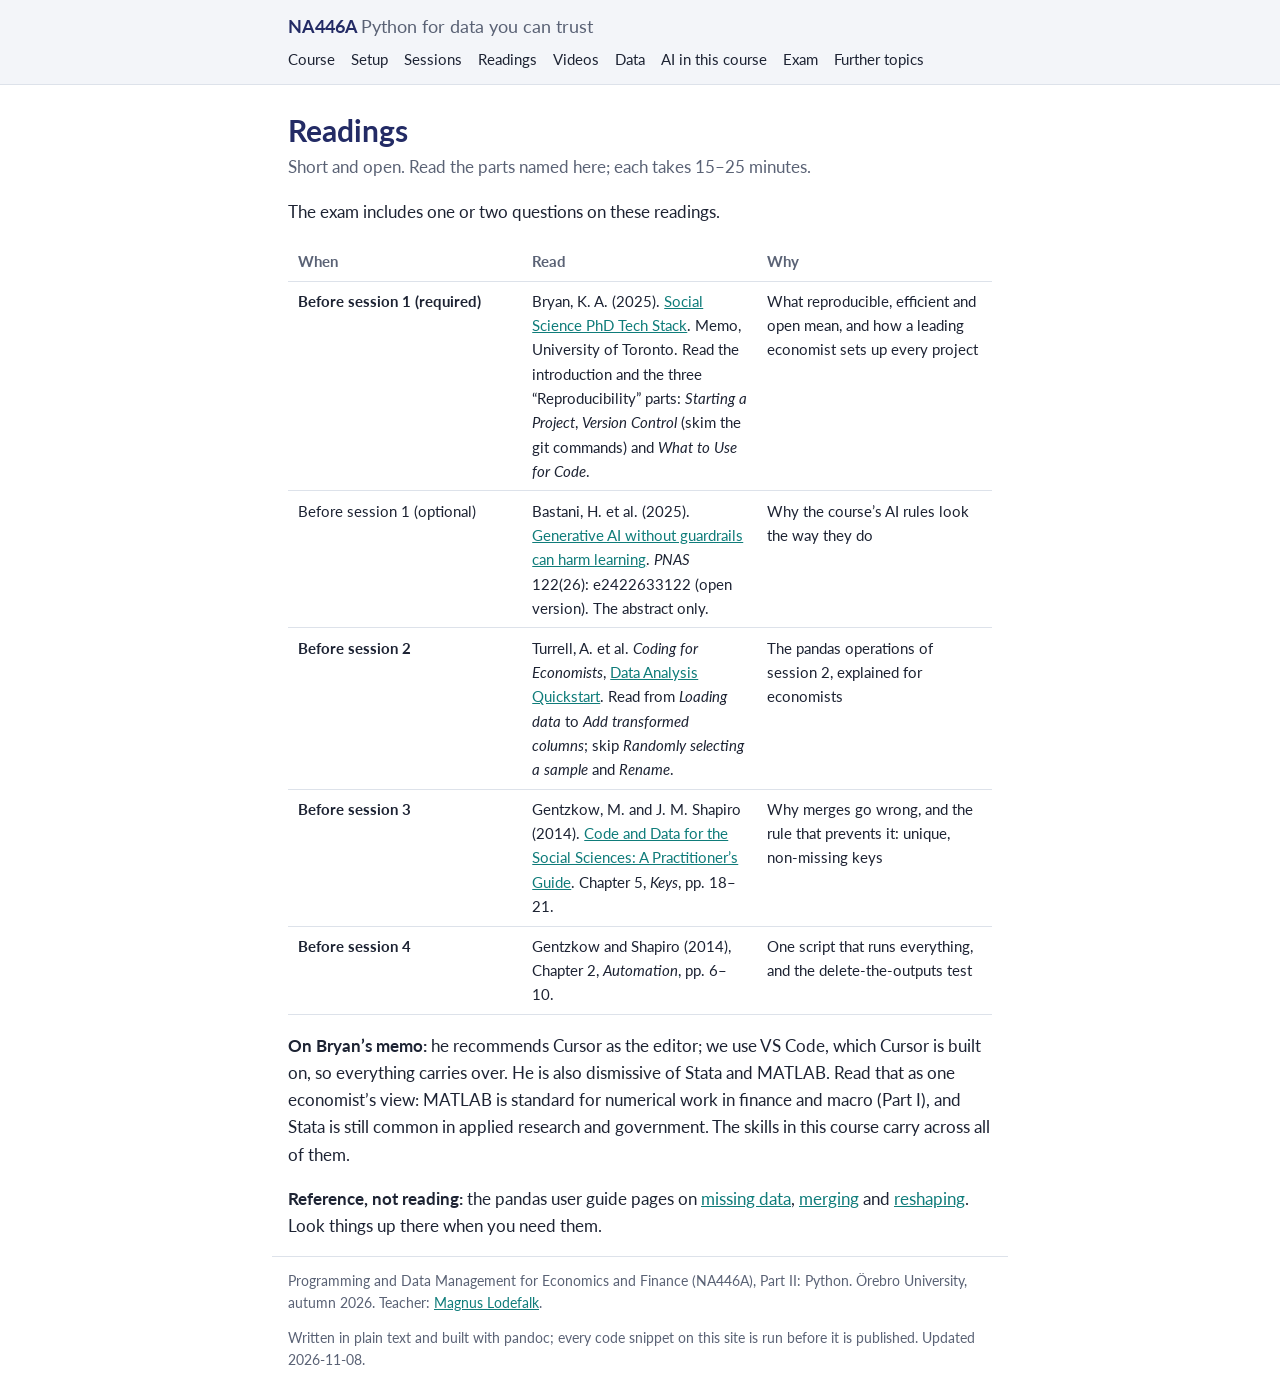
<file: readings.html>
<!DOCTYPE html>
<html lang="en">
<head>
<meta charset="utf-8">
<meta name="viewport" content="width=device-width, initial-scale=1">
<title>Readings · NA446A Python</title>
<link rel="canonical" href="https://magnuslodefalk.com/na446a/readings.html">
<meta name="description" content="Programming and Data Management, Part II (Python): course site">
<link rel="preconnect" href="https://fonts.googleapis.com">
<link href="https://fonts.googleapis.com/css2?family=Lato:wght@400;700&display=swap" rel="stylesheet">
<link rel="stylesheet" href="assets/style.css">
<link rel="icon" href="data:image/svg+xml,%3Csvg xmlns=%22http://www.w3.org/2000/svg%22 viewBox=%220 0 64 64%22%3E%3Crect width=%2264%22 height=%2264%22 rx=%2212%22 fill=%22%23232b65%22/%3E%3Ctext x=%2232%22 y=%2242%22 font-family=%22sans-serif%22 font-size=%2228%22 font-weight=%22700%22 fill=%22white%22 text-anchor=%22middle%22%3EPy%3C/text%3E%3C/svg%3E">
</head>
<body>
<header class="top">
  <div class="wrap">
    <a class="brand" href="./"><b>NA446A</b> <span>Python for data you can trust</span></a>
    <nav>
      <a href="./">Course</a>
      <a href="setup.html">Setup</a>
      <a href="sessions.html">Sessions</a>
      <a href="readings.html">Readings</a>
      <a href="videos.html">Videos</a>
      <a href="data.html">Data</a>
      <a href="ai.html">AI in this course</a>
      <a href="exam.html">Exam</a>
      <a href="further.html">Further topics</a>
    </nav>
  </div>
</header>
<main class="wrap">
<h1>Readings</h1>
<p class="subtitle">Short and open. Read the parts named here; each
takes 15–25 minutes.</p>
<p>The exam includes one or two questions on these readings.</p>
<table>
<colgroup>
<col style="width: 33%" />
<col style="width: 33%" />
<col style="width: 33%" />
</colgroup>
<thead>
<tr>
<th>When</th>
<th>Read</th>
<th>Why</th>
</tr>
</thead>
<tbody>
<tr>
<td><strong>Before session 1 (required)</strong></td>
<td>Bryan, K. A. (2025). <a
href="https://kevinbryanecon.com/techstack.html">Social Science PhD Tech
Stack</a>. Memo, University of Toronto. Read the introduction and the
three “Reproducibility” parts: <em>Starting a Project</em>, <em>Version
Control</em> (skim the git commands) and <em>What to Use for
Code</em>.</td>
<td>What reproducible, efficient and open mean, and how a leading
economist sets up every project</td>
</tr>
<tr>
<td>Before session 1 (optional)</td>
<td>Bastani, H. et al. (2025). <a
href="https://pmc.ncbi.nlm.nih.gov/articles/PMC12232635/">Generative AI
without guardrails can harm learning</a>. <em>PNAS</em> 122(26):
e2422633122 (open version). The abstract only.</td>
<td>Why the course’s AI rules look the way they do</td>
</tr>
<tr>
<td><strong>Before session 2</strong></td>
<td>Turrell, A. et al. <em>Coding for Economists</em>, <a
href="https://aeturrell.github.io/coding-for-economists/data-analysis-quickstart.html">Data
Analysis Quickstart</a>. Read from <em>Loading data</em> to <em>Add
transformed columns</em>; skip <em>Randomly selecting a sample</em> and
<em>Rename</em>.</td>
<td>The pandas operations of session 2, explained for economists</td>
</tr>
<tr>
<td><strong>Before session 3</strong></td>
<td>Gentzkow, M. and J. M. Shapiro (2014). <a
href="https://web.stanford.edu/~gentzkow/research/CodeAndData.pdf">Code
and Data for the Social Sciences: A Practitioner’s Guide</a>. Chapter 5,
<em>Keys</em>, pp. 18–21.</td>
<td>Why merges go wrong, and the rule that prevents it: unique,
non-missing keys</td>
</tr>
<tr>
<td><strong>Before session 4</strong></td>
<td>Gentzkow and Shapiro (2014), Chapter 2, <em>Automation</em>,
pp. 6–10.</td>
<td>One script that runs everything, and the delete-the-outputs
test</td>
</tr>
</tbody>
</table>
<p><strong>On Bryan’s memo:</strong> he recommends Cursor as the editor;
we use VS Code, which Cursor is built on, so everything carries over. He
is also dismissive of Stata and MATLAB. Read that as one economist’s
view: MATLAB is standard for numerical work in finance and macro (Part
I), and Stata is still common in applied research and government. The
skills in this course carry across all of them.</p>
<p><strong>Reference, not reading:</strong> the pandas user guide pages
on <a
href="https://pandas.pydata.org/docs/user_guide/missing_data.html">missing
data</a>, <a
href="https://pandas.pydata.org/docs/user_guide/merging.html">merging</a>
and <a
href="https://pandas.pydata.org/docs/user_guide/reshaping.html">reshaping</a>.
Look things up there when you need them.</p>
</main>
<footer class="wrap">
  <p>Programming and Data Management for Economics and Finance (NA446A), Part II: Python.
  Örebro University, autumn 2026. Teacher: <a href="https://magnuslodefalk.com">Magnus Lodefalk</a>.</p>
  <p>Written in plain text and built with pandoc; every code snippet on this site is run before it is published. Updated 2026-11-08.</p>
</footer>
<script>
document.querySelectorAll("pre").forEach(function (pre) {
  var b = document.createElement("button");
  b.className = "copy"; b.type = "button"; b.textContent = "Copy";
  b.addEventListener("click", function () {
    var txt = pre.querySelector("code") ? pre.querySelector("code").innerText : pre.innerText;
    navigator.clipboard.writeText(txt).then(function () {
      b.textContent = "Copied"; setTimeout(function () { b.textContent = "Copy"; }, 1500);
    });
  });
  pre.appendChild(b);
});
</script>
</body>
</html>
</file>
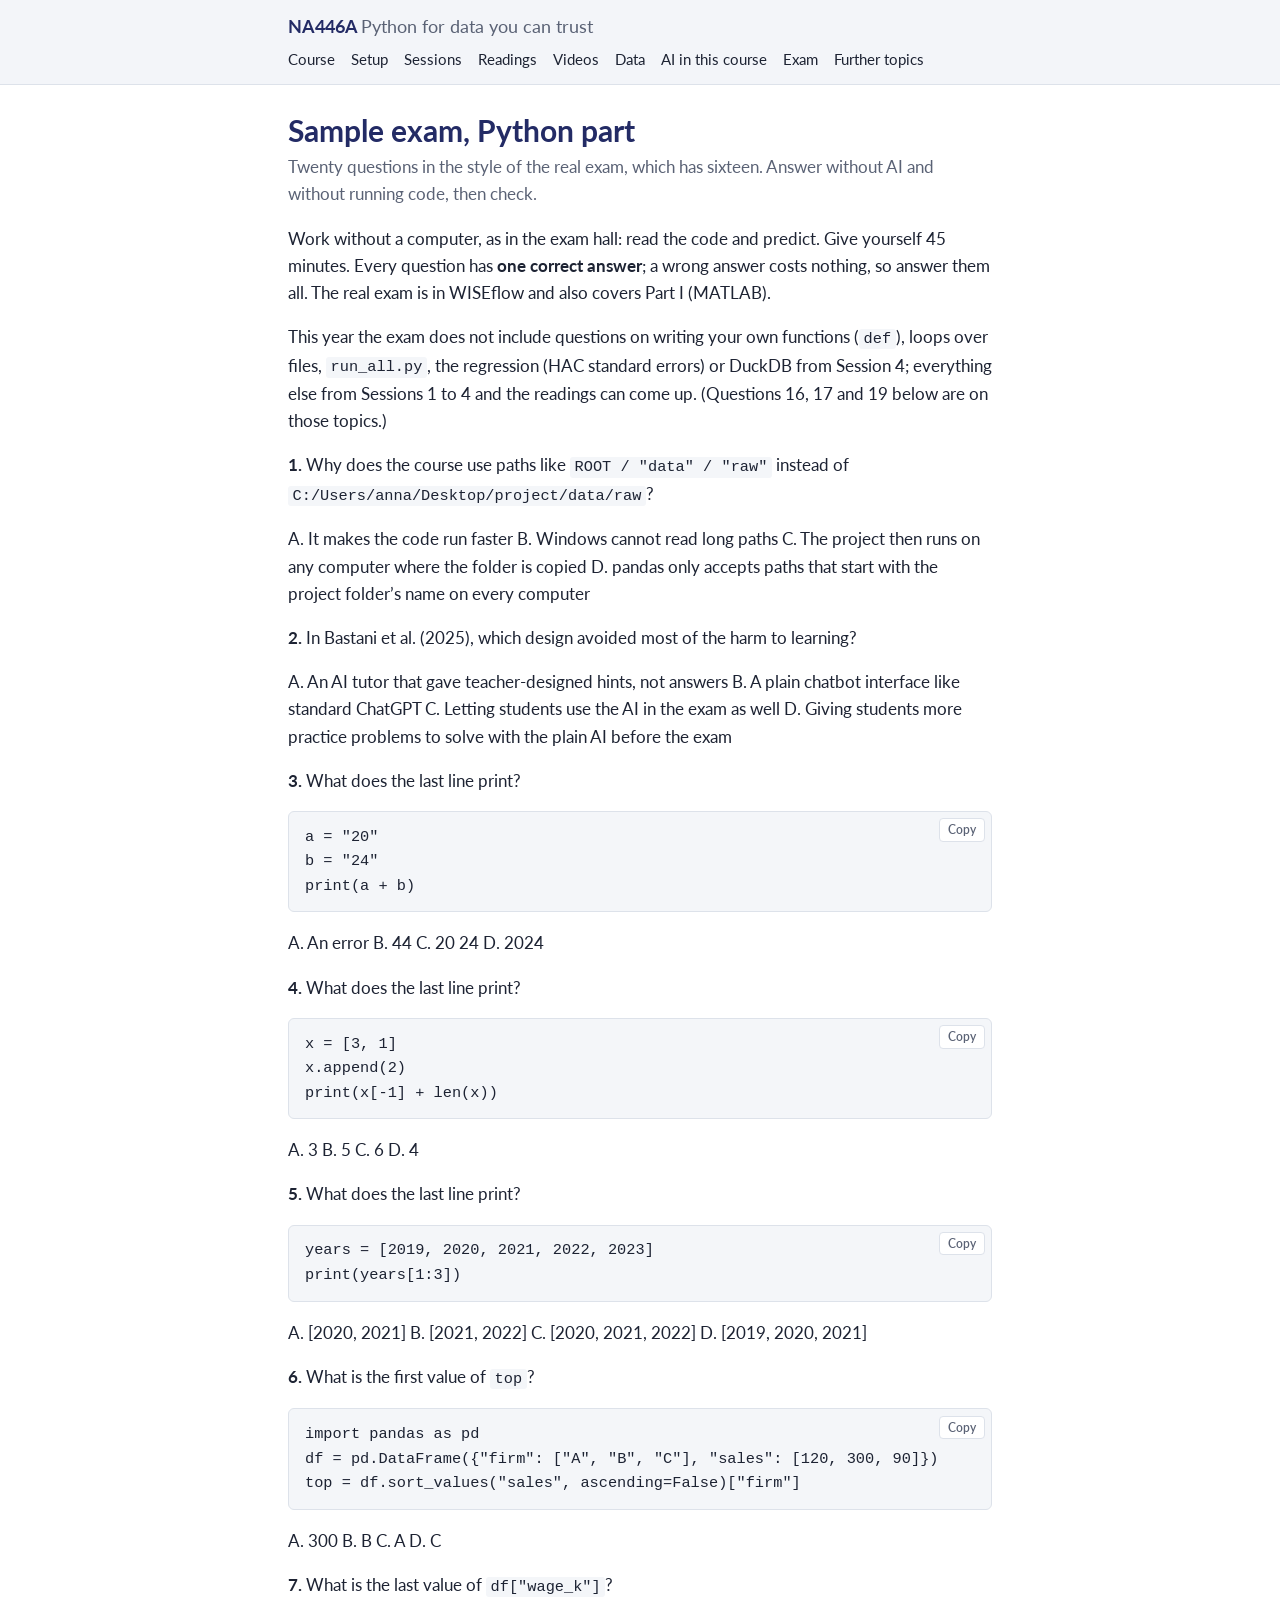
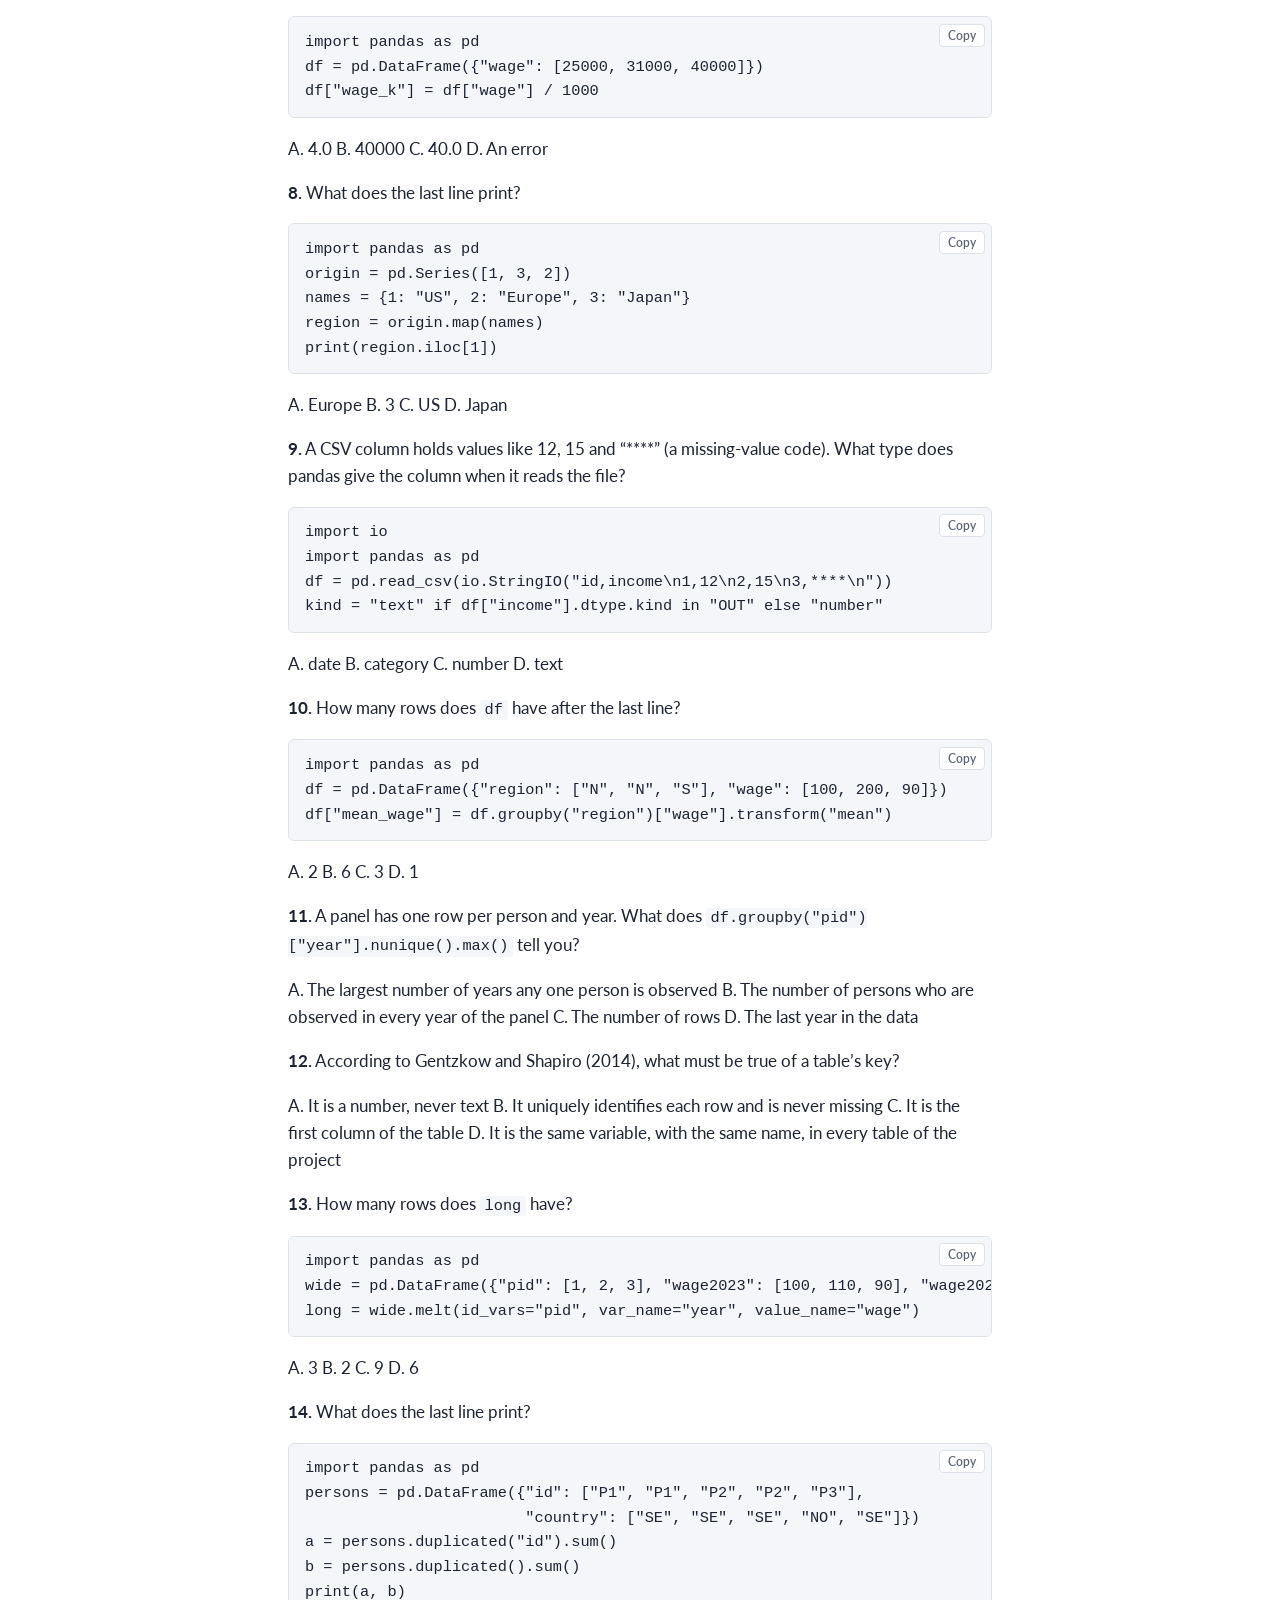
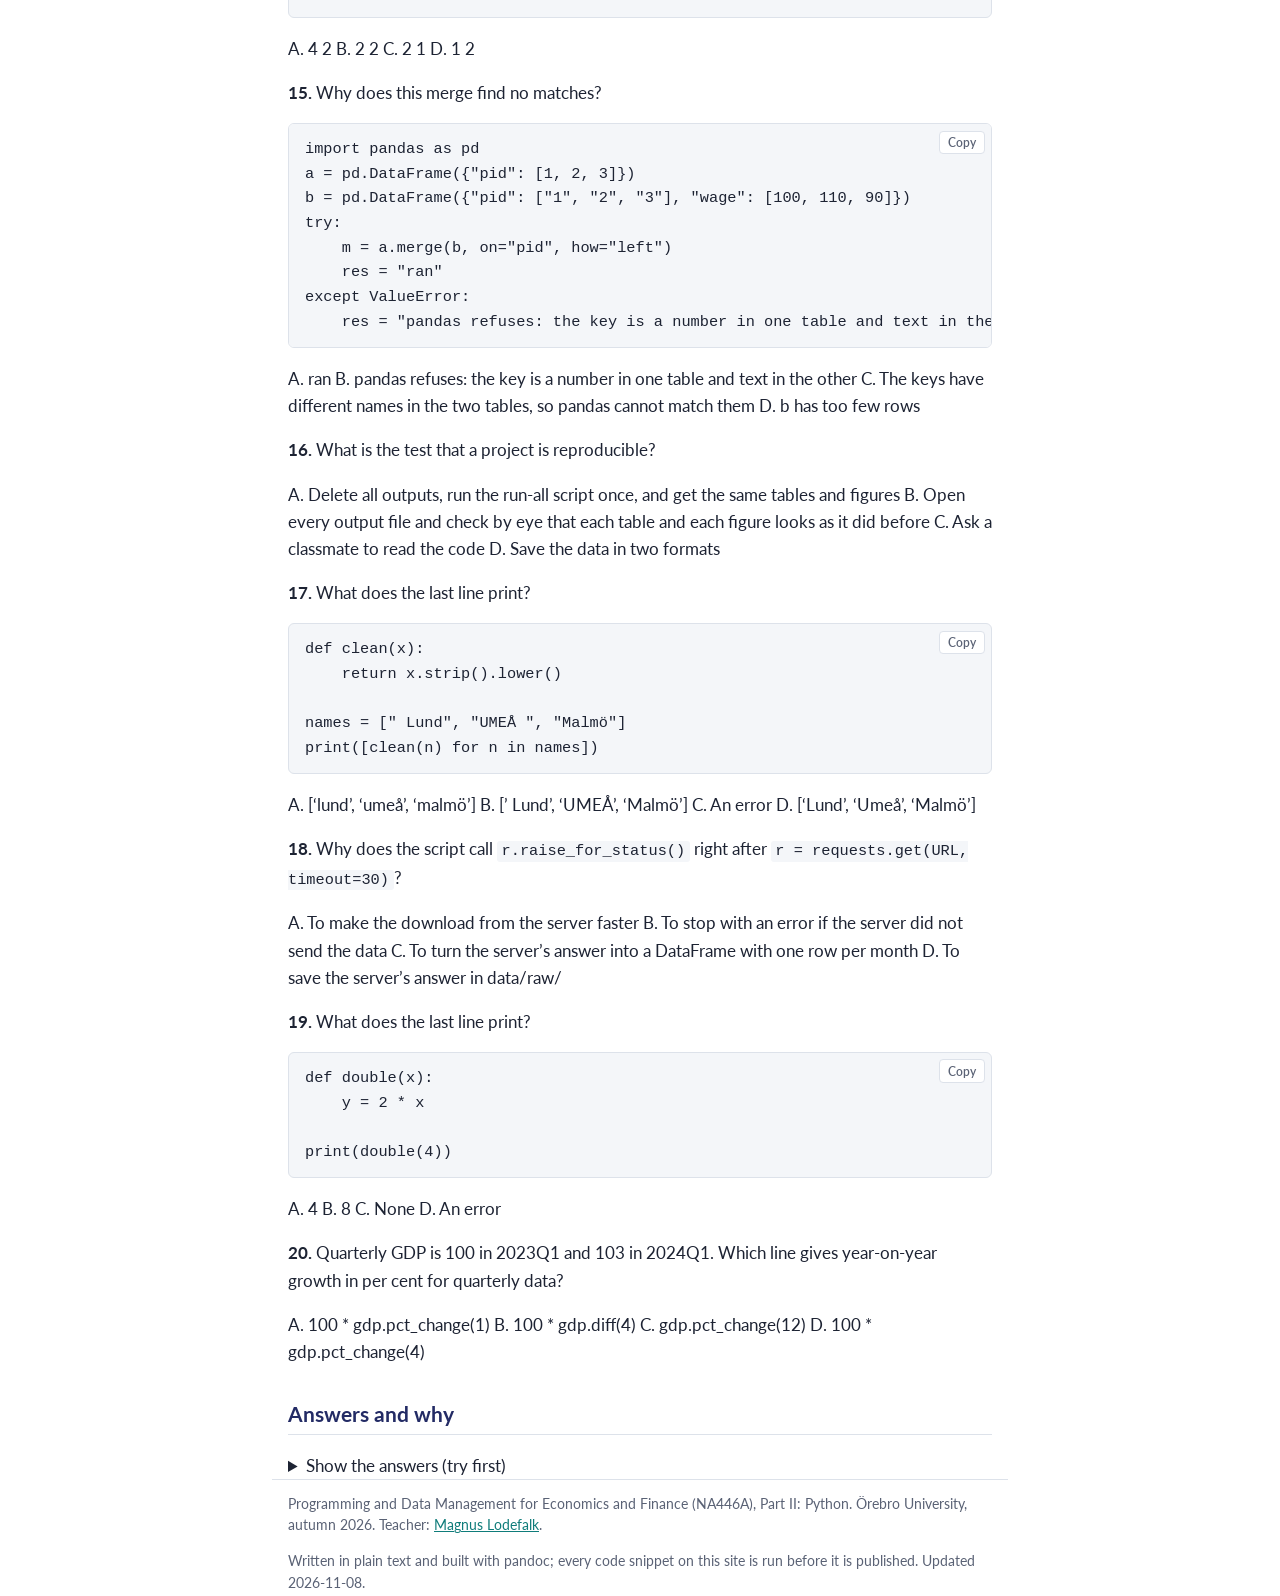
<file: sample-exam.html>
<!DOCTYPE html>
<html lang="en">
<head>
<meta charset="utf-8">
<meta name="viewport" content="width=device-width, initial-scale=1">
<title>Sample exam · NA446A Python</title>
<link rel="canonical" href="https://magnuslodefalk.com/na446a/sample-exam.html">
<meta name="description" content="Programming and Data Management, Part II (Python): course site">
<link rel="preconnect" href="https://fonts.googleapis.com">
<link href="https://fonts.googleapis.com/css2?family=Lato:wght@400;700&display=swap" rel="stylesheet">
<link rel="stylesheet" href="assets/style.css">
<link rel="icon" href="data:image/svg+xml,%3Csvg xmlns=%22http://www.w3.org/2000/svg%22 viewBox=%220 0 64 64%22%3E%3Crect width=%2264%22 height=%2264%22 rx=%2212%22 fill=%22%23232b65%22/%3E%3Ctext x=%2232%22 y=%2242%22 font-family=%22sans-serif%22 font-size=%2228%22 font-weight=%22700%22 fill=%22white%22 text-anchor=%22middle%22%3EPy%3C/text%3E%3C/svg%3E">
</head>
<body>
<header class="top">
  <div class="wrap">
    <a class="brand" href="./"><b>NA446A</b> <span>Python for data you can trust</span></a>
    <nav>
      <a href="./">Course</a>
      <a href="setup.html">Setup</a>
      <a href="sessions.html">Sessions</a>
      <a href="readings.html">Readings</a>
      <a href="videos.html">Videos</a>
      <a href="data.html">Data</a>
      <a href="ai.html">AI in this course</a>
      <a href="exam.html">Exam</a>
      <a href="further.html">Further topics</a>
    </nav>
  </div>
</header>
<main class="wrap">
<h1>Sample exam, Python part</h1>
<p class="subtitle">Twenty questions in the style of the real exam,
which has sixteen. Answer without AI and without running code, then
check.</p>
<p>Work without a computer, as in the exam hall: read the code and
predict. Give yourself 45 minutes. Every question has <strong>one
correct answer</strong>; a wrong answer costs nothing, so answer them
all. The real exam is in WISEflow and also covers Part I (MATLAB).</p>
<p>This year the exam does not include questions on writing your own
functions (<code>def</code>), loops over files, <code>run_all.py</code>,
the regression (HAC standard errors) or DuckDB from Session 4;
everything else from Sessions 1 to 4 and the readings can come up.
(Questions 16, 17 and 19 below are on those topics.)</p>
<p><strong>1.</strong> Why does the course use paths like
<code>ROOT / "data" / "raw"</code> instead of
<code>C:/Users/anna/Desktop/project/data/raw</code>?</p>
<p>A. It makes the code run faster B. Windows cannot read long paths C.
The project then runs on any computer where the folder is copied D.
pandas only accepts paths that start with the project folder’s name on
every computer</p>
<p><strong>2.</strong> In Bastani et al. (2025), which design avoided
most of the harm to learning?</p>
<p>A. An AI tutor that gave teacher-designed hints, not answers B. A
plain chatbot interface like standard ChatGPT C. Letting students use
the AI in the exam as well D. Giving students more practice problems to
solve with the plain AI before the exam</p>
<p><strong>3.</strong> What does the last line print?</p>
<div class="sourceCode" id="cb1"><pre
class="sourceCode python"><code class="sourceCode python"><span id="cb1-1"><a href="#cb1-1" aria-hidden="true" tabindex="-1"></a>a <span class="op">=</span> <span class="st">&quot;20&quot;</span></span>
<span id="cb1-2"><a href="#cb1-2" aria-hidden="true" tabindex="-1"></a>b <span class="op">=</span> <span class="st">&quot;24&quot;</span></span>
<span id="cb1-3"><a href="#cb1-3" aria-hidden="true" tabindex="-1"></a><span class="bu">print</span>(a <span class="op">+</span> b)</span></code></pre></div>
<p>A. An error B. 44 C. 20 24 D. 2024</p>
<p><strong>4.</strong> What does the last line print?</p>
<div class="sourceCode" id="cb2"><pre
class="sourceCode python"><code class="sourceCode python"><span id="cb2-1"><a href="#cb2-1" aria-hidden="true" tabindex="-1"></a>x <span class="op">=</span> [<span class="dv">3</span>, <span class="dv">1</span>]</span>
<span id="cb2-2"><a href="#cb2-2" aria-hidden="true" tabindex="-1"></a>x.append(<span class="dv">2</span>)</span>
<span id="cb2-3"><a href="#cb2-3" aria-hidden="true" tabindex="-1"></a><span class="bu">print</span>(x[<span class="op">-</span><span class="dv">1</span>] <span class="op">+</span> <span class="bu">len</span>(x))</span></code></pre></div>
<p>A. 3 B. 5 C. 6 D. 4</p>
<p><strong>5.</strong> What does the last line print?</p>
<div class="sourceCode" id="cb3"><pre
class="sourceCode python"><code class="sourceCode python"><span id="cb3-1"><a href="#cb3-1" aria-hidden="true" tabindex="-1"></a>years <span class="op">=</span> [<span class="dv">2019</span>, <span class="dv">2020</span>, <span class="dv">2021</span>, <span class="dv">2022</span>, <span class="dv">2023</span>]</span>
<span id="cb3-2"><a href="#cb3-2" aria-hidden="true" tabindex="-1"></a><span class="bu">print</span>(years[<span class="dv">1</span>:<span class="dv">3</span>])</span></code></pre></div>
<p>A. [2020, 2021] B. [2021, 2022] C. [2020, 2021, 2022] D. [2019, 2020,
2021]</p>
<p><strong>6.</strong> What is the first value of <code>top</code>?</p>
<div class="sourceCode" id="cb4"><pre
class="sourceCode python"><code class="sourceCode python"><span id="cb4-1"><a href="#cb4-1" aria-hidden="true" tabindex="-1"></a><span class="im">import</span> pandas <span class="im">as</span> pd</span>
<span id="cb4-2"><a href="#cb4-2" aria-hidden="true" tabindex="-1"></a>df <span class="op">=</span> pd.DataFrame({<span class="st">&quot;firm&quot;</span>: [<span class="st">&quot;A&quot;</span>, <span class="st">&quot;B&quot;</span>, <span class="st">&quot;C&quot;</span>], <span class="st">&quot;sales&quot;</span>: [<span class="dv">120</span>, <span class="dv">300</span>, <span class="dv">90</span>]})</span>
<span id="cb4-3"><a href="#cb4-3" aria-hidden="true" tabindex="-1"></a>top <span class="op">=</span> df.sort_values(<span class="st">&quot;sales&quot;</span>, ascending<span class="op">=</span><span class="va">False</span>)[<span class="st">&quot;firm&quot;</span>]</span></code></pre></div>
<p>A. 300 B. B C. A D. C</p>
<p><strong>7.</strong> What is the last value of
<code>df["wage_k"]</code>?</p>
<div class="sourceCode" id="cb5"><pre
class="sourceCode python"><code class="sourceCode python"><span id="cb5-1"><a href="#cb5-1" aria-hidden="true" tabindex="-1"></a><span class="im">import</span> pandas <span class="im">as</span> pd</span>
<span id="cb5-2"><a href="#cb5-2" aria-hidden="true" tabindex="-1"></a>df <span class="op">=</span> pd.DataFrame({<span class="st">&quot;wage&quot;</span>: [<span class="dv">25000</span>, <span class="dv">31000</span>, <span class="dv">40000</span>]})</span>
<span id="cb5-3"><a href="#cb5-3" aria-hidden="true" tabindex="-1"></a>df[<span class="st">&quot;wage_k&quot;</span>] <span class="op">=</span> df[<span class="st">&quot;wage&quot;</span>] <span class="op">/</span> <span class="dv">1000</span></span></code></pre></div>
<p>A. 4.0 B. 40000 C. 40.0 D. An error</p>
<p><strong>8.</strong> What does the last line print?</p>
<div class="sourceCode" id="cb6"><pre
class="sourceCode python"><code class="sourceCode python"><span id="cb6-1"><a href="#cb6-1" aria-hidden="true" tabindex="-1"></a><span class="im">import</span> pandas <span class="im">as</span> pd</span>
<span id="cb6-2"><a href="#cb6-2" aria-hidden="true" tabindex="-1"></a>origin <span class="op">=</span> pd.Series([<span class="dv">1</span>, <span class="dv">3</span>, <span class="dv">2</span>])</span>
<span id="cb6-3"><a href="#cb6-3" aria-hidden="true" tabindex="-1"></a>names <span class="op">=</span> {<span class="dv">1</span>: <span class="st">&quot;US&quot;</span>, <span class="dv">2</span>: <span class="st">&quot;Europe&quot;</span>, <span class="dv">3</span>: <span class="st">&quot;Japan&quot;</span>}</span>
<span id="cb6-4"><a href="#cb6-4" aria-hidden="true" tabindex="-1"></a>region <span class="op">=</span> origin.<span class="bu">map</span>(names)</span>
<span id="cb6-5"><a href="#cb6-5" aria-hidden="true" tabindex="-1"></a><span class="bu">print</span>(region.iloc[<span class="dv">1</span>])</span></code></pre></div>
<p>A. Europe B. 3 C. US D. Japan</p>
<p><strong>9.</strong> A CSV column holds values like 12, 15 and “****”
(a missing-value code). What type does pandas give the column when it
reads the file?</p>
<div class="sourceCode" id="cb7"><pre
class="sourceCode python"><code class="sourceCode python"><span id="cb7-1"><a href="#cb7-1" aria-hidden="true" tabindex="-1"></a><span class="im">import</span> io</span>
<span id="cb7-2"><a href="#cb7-2" aria-hidden="true" tabindex="-1"></a><span class="im">import</span> pandas <span class="im">as</span> pd</span>
<span id="cb7-3"><a href="#cb7-3" aria-hidden="true" tabindex="-1"></a>df <span class="op">=</span> pd.read_csv(io.StringIO(<span class="st">&quot;id,income</span><span class="ch">\n</span><span class="st">1,12</span><span class="ch">\n</span><span class="st">2,15</span><span class="ch">\n</span><span class="st">3,****</span><span class="ch">\n</span><span class="st">&quot;</span>))</span>
<span id="cb7-4"><a href="#cb7-4" aria-hidden="true" tabindex="-1"></a>kind <span class="op">=</span> <span class="st">&quot;text&quot;</span> <span class="cf">if</span> df[<span class="st">&quot;income&quot;</span>].dtype.kind <span class="kw">in</span> <span class="st">&quot;OUT&quot;</span> <span class="cf">else</span> <span class="st">&quot;number&quot;</span></span></code></pre></div>
<p>A. date B. category C. number D. text</p>
<p><strong>10.</strong> How many rows does <code>df</code> have after
the last line?</p>
<div class="sourceCode" id="cb8"><pre
class="sourceCode python"><code class="sourceCode python"><span id="cb8-1"><a href="#cb8-1" aria-hidden="true" tabindex="-1"></a><span class="im">import</span> pandas <span class="im">as</span> pd</span>
<span id="cb8-2"><a href="#cb8-2" aria-hidden="true" tabindex="-1"></a>df <span class="op">=</span> pd.DataFrame({<span class="st">&quot;region&quot;</span>: [<span class="st">&quot;N&quot;</span>, <span class="st">&quot;N&quot;</span>, <span class="st">&quot;S&quot;</span>], <span class="st">&quot;wage&quot;</span>: [<span class="dv">100</span>, <span class="dv">200</span>, <span class="dv">90</span>]})</span>
<span id="cb8-3"><a href="#cb8-3" aria-hidden="true" tabindex="-1"></a>df[<span class="st">&quot;mean_wage&quot;</span>] <span class="op">=</span> df.groupby(<span class="st">&quot;region&quot;</span>)[<span class="st">&quot;wage&quot;</span>].transform(<span class="st">&quot;mean&quot;</span>)</span></code></pre></div>
<p>A. 2 B. 6 C. 3 D. 1</p>
<p><strong>11.</strong> A panel has one row per person and year. What
does <code>df.groupby("pid")["year"].nunique().max()</code> tell
you?</p>
<p>A. The largest number of years any one person is observed B. The
number of persons who are observed in every year of the panel C. The
number of rows D. The last year in the data</p>
<p><strong>12.</strong> According to Gentzkow and Shapiro (2014), what
must be true of a table’s key?</p>
<p>A. It is a number, never text B. It uniquely identifies each row and
is never missing C. It is the first column of the table D. It is the
same variable, with the same name, in every table of the project</p>
<p><strong>13.</strong> How many rows does <code>long</code> have?</p>
<div class="sourceCode" id="cb9"><pre
class="sourceCode python"><code class="sourceCode python"><span id="cb9-1"><a href="#cb9-1" aria-hidden="true" tabindex="-1"></a><span class="im">import</span> pandas <span class="im">as</span> pd</span>
<span id="cb9-2"><a href="#cb9-2" aria-hidden="true" tabindex="-1"></a>wide <span class="op">=</span> pd.DataFrame({<span class="st">&quot;pid&quot;</span>: [<span class="dv">1</span>, <span class="dv">2</span>, <span class="dv">3</span>], <span class="st">&quot;wage2023&quot;</span>: [<span class="dv">100</span>, <span class="dv">110</span>, <span class="dv">90</span>], <span class="st">&quot;wage2024&quot;</span>: [<span class="dv">105</span>, <span class="dv">112</span>, <span class="dv">95</span>]})</span>
<span id="cb9-3"><a href="#cb9-3" aria-hidden="true" tabindex="-1"></a><span class="bu">long</span> <span class="op">=</span> wide.melt(id_vars<span class="op">=</span><span class="st">&quot;pid&quot;</span>, var_name<span class="op">=</span><span class="st">&quot;year&quot;</span>, value_name<span class="op">=</span><span class="st">&quot;wage&quot;</span>)</span></code></pre></div>
<p>A. 3 B. 2 C. 9 D. 6</p>
<p><strong>14.</strong> What does the last line print?</p>
<div class="sourceCode" id="cb10"><pre
class="sourceCode python"><code class="sourceCode python"><span id="cb10-1"><a href="#cb10-1" aria-hidden="true" tabindex="-1"></a><span class="im">import</span> pandas <span class="im">as</span> pd</span>
<span id="cb10-2"><a href="#cb10-2" aria-hidden="true" tabindex="-1"></a>persons <span class="op">=</span> pd.DataFrame({<span class="st">&quot;id&quot;</span>: [<span class="st">&quot;P1&quot;</span>, <span class="st">&quot;P1&quot;</span>, <span class="st">&quot;P2&quot;</span>, <span class="st">&quot;P2&quot;</span>, <span class="st">&quot;P3&quot;</span>],</span>
<span id="cb10-3"><a href="#cb10-3" aria-hidden="true" tabindex="-1"></a>                        <span class="st">&quot;country&quot;</span>: [<span class="st">&quot;SE&quot;</span>, <span class="st">&quot;SE&quot;</span>, <span class="st">&quot;SE&quot;</span>, <span class="st">&quot;NO&quot;</span>, <span class="st">&quot;SE&quot;</span>]})</span>
<span id="cb10-4"><a href="#cb10-4" aria-hidden="true" tabindex="-1"></a>a <span class="op">=</span> persons.duplicated(<span class="st">&quot;id&quot;</span>).<span class="bu">sum</span>()</span>
<span id="cb10-5"><a href="#cb10-5" aria-hidden="true" tabindex="-1"></a>b <span class="op">=</span> persons.duplicated().<span class="bu">sum</span>()</span>
<span id="cb10-6"><a href="#cb10-6" aria-hidden="true" tabindex="-1"></a><span class="bu">print</span>(a, b)</span></code></pre></div>
<p>A. 4 2 B. 2 2 C. 2 1 D. 1 2</p>
<p><strong>15.</strong> Why does this merge find no matches?</p>
<div class="sourceCode" id="cb11"><pre
class="sourceCode python"><code class="sourceCode python"><span id="cb11-1"><a href="#cb11-1" aria-hidden="true" tabindex="-1"></a><span class="im">import</span> pandas <span class="im">as</span> pd</span>
<span id="cb11-2"><a href="#cb11-2" aria-hidden="true" tabindex="-1"></a>a <span class="op">=</span> pd.DataFrame({<span class="st">&quot;pid&quot;</span>: [<span class="dv">1</span>, <span class="dv">2</span>, <span class="dv">3</span>]})</span>
<span id="cb11-3"><a href="#cb11-3" aria-hidden="true" tabindex="-1"></a>b <span class="op">=</span> pd.DataFrame({<span class="st">&quot;pid&quot;</span>: [<span class="st">&quot;1&quot;</span>, <span class="st">&quot;2&quot;</span>, <span class="st">&quot;3&quot;</span>], <span class="st">&quot;wage&quot;</span>: [<span class="dv">100</span>, <span class="dv">110</span>, <span class="dv">90</span>]})</span>
<span id="cb11-4"><a href="#cb11-4" aria-hidden="true" tabindex="-1"></a><span class="cf">try</span>:</span>
<span id="cb11-5"><a href="#cb11-5" aria-hidden="true" tabindex="-1"></a>    m <span class="op">=</span> a.merge(b, on<span class="op">=</span><span class="st">&quot;pid&quot;</span>, how<span class="op">=</span><span class="st">&quot;left&quot;</span>)</span>
<span id="cb11-6"><a href="#cb11-6" aria-hidden="true" tabindex="-1"></a>    res <span class="op">=</span> <span class="st">&quot;ran&quot;</span></span>
<span id="cb11-7"><a href="#cb11-7" aria-hidden="true" tabindex="-1"></a><span class="cf">except</span> <span class="pp">ValueError</span>:</span>
<span id="cb11-8"><a href="#cb11-8" aria-hidden="true" tabindex="-1"></a>    res <span class="op">=</span> <span class="st">&quot;pandas refuses: the key is a number in one table and text in the other&quot;</span></span></code></pre></div>
<p>A. ran B. pandas refuses: the key is a number in one table and text
in the other C. The keys have different names in the two tables, so
pandas cannot match them D. b has too few rows</p>
<p><strong>16.</strong> What is the test that a project is
reproducible?</p>
<p>A. Delete all outputs, run the run-all script once, and get the same
tables and figures B. Open every output file and check by eye that each
table and each figure looks as it did before C. Ask a classmate to read
the code D. Save the data in two formats</p>
<p><strong>17.</strong> What does the last line print?</p>
<div class="sourceCode" id="cb12"><pre
class="sourceCode python"><code class="sourceCode python"><span id="cb12-1"><a href="#cb12-1" aria-hidden="true" tabindex="-1"></a><span class="kw">def</span> clean(x):</span>
<span id="cb12-2"><a href="#cb12-2" aria-hidden="true" tabindex="-1"></a>    <span class="cf">return</span> x.strip().lower()</span>
<span id="cb12-3"><a href="#cb12-3" aria-hidden="true" tabindex="-1"></a></span>
<span id="cb12-4"><a href="#cb12-4" aria-hidden="true" tabindex="-1"></a>names <span class="op">=</span> [<span class="st">&quot; Lund&quot;</span>, <span class="st">&quot;UMEÅ &quot;</span>, <span class="st">&quot;Malmö&quot;</span>]</span>
<span id="cb12-5"><a href="#cb12-5" aria-hidden="true" tabindex="-1"></a><span class="bu">print</span>([clean(n) <span class="cf">for</span> n <span class="kw">in</span> names])</span></code></pre></div>
<p>A. [‘lund’, ‘umeå’, ‘malmö’] B. [’ Lund’, ‘UMEÅ’, ‘Malmö’] C. An
error D. [‘Lund’, ‘Umeå’, ‘Malmö’]</p>
<p><strong>18.</strong> Why does the script call
<code>r.raise_for_status()</code> right after
<code>r = requests.get(URL, timeout=30)</code>?</p>
<p>A. To make the download from the server faster B. To stop with an
error if the server did not send the data C. To turn the server’s answer
into a DataFrame with one row per month D. To save the server’s answer
in data/raw/</p>
<p><strong>19.</strong> What does the last line print?</p>
<div class="sourceCode" id="cb13"><pre
class="sourceCode python"><code class="sourceCode python"><span id="cb13-1"><a href="#cb13-1" aria-hidden="true" tabindex="-1"></a><span class="kw">def</span> double(x):</span>
<span id="cb13-2"><a href="#cb13-2" aria-hidden="true" tabindex="-1"></a>    y <span class="op">=</span> <span class="dv">2</span> <span class="op">*</span> x</span>
<span id="cb13-3"><a href="#cb13-3" aria-hidden="true" tabindex="-1"></a></span>
<span id="cb13-4"><a href="#cb13-4" aria-hidden="true" tabindex="-1"></a><span class="bu">print</span>(double(<span class="dv">4</span>))</span></code></pre></div>
<p>A. 4 B. 8 C. None D. An error</p>
<p><strong>20.</strong> Quarterly GDP is 100 in 2023Q1 and 103 in
2024Q1. Which line gives year-on-year growth in per cent for quarterly
data?</p>
<p>A. 100 * gdp.pct_change(1) B. 100 * gdp.diff(4) C. gdp.pct_change(12)
D. 100 * gdp.pct_change(4)</p>
<h2 id="answers-and-why">Answers and why</h2>
<details>
<summary>
Show the answers (try first)
</summary>
<ol type="1">
<li><strong>C.</strong> An absolute path works on one computer only; a
path from the project root travels with the project.</li>
<li><strong>A.</strong> GPT Tutor, with prompts that safeguard learning,
largely removed the drop in exam grades seen with GPT Base.</li>
<li><strong>D.</strong> + joins strings; convert with int() first if you
want arithmetic.</li>
<li><strong>B.</strong> append adds 2 at the end; x[-1] is the last
element (2) and the list has 3 elements.</li>
<li><strong>A.</strong> A slice includes the start position and stops
before the end position: positions 1 and 2.</li>
<li><strong>B.</strong> ascending=False puts the largest sales first
(Stata: gsort -sales).</li>
<li><strong>C.</strong> A new column is computed for every row at once
(Stata: gen wage_k = wage/1000).</li>
<li><strong>D.</strong> map looks up each code in the dictionary;
iloc[1] is the second row (counting from 0), code 3.</li>
<li><strong>D.</strong> One non-numeric entry makes the whole column
text; replace the code with missing and convert with pd.to_numeric.</li>
<li><strong>C.</strong> transform keeps every row and adds the group
mean to each (Stata: bysort region: egen), unlike agg, which
collapses.</li>
<li><strong>A.</strong> nunique counts distinct years within each
person; max gives the longest observed history.</li>
<li><strong>B.</strong> Their rule A in the Keys chapter: store cleaned
data in tables with unique, non-missing keys.</li>
<li><strong>D.</strong> Wide to long gives one row per person and year:
3 x 2 = 6 (Stata: reshape long).</li>
<li><strong>C.</strong> Two rows repeat an id; only one of them repeats
every column. P2 is a real conflict (SE or NO), not a copy:
drop_duplicates() would not remove it.</li>
<li><strong>B.</strong> The same id stored as 1 and as “1” is not the
same key; make the types equal (e.g. astype(int)) before merging.</li>
<li><strong>A.</strong> If every output can be rebuilt from raw data by
one script, the project is reproducible.</li>
<li><strong>A.</strong> One function applied to every element: strip
removes spaces, lower changes the case (Swedish letters included).</li>
<li><strong>B.</strong> A failed request still returns an answer (an
error page); raise_for_status turns it into an error instead of letting
bad data flow on.</li>
<li><strong>C.</strong> Without return, a function gives back None;
computing y inside is not enough.</li>
<li><strong>D.</strong> Year on year compares with the same quarter a
year earlier: four quarters back.</li>
</ol>
</details>
</main>
<footer class="wrap">
  <p>Programming and Data Management for Economics and Finance (NA446A), Part II: Python.
  Örebro University, autumn 2026. Teacher: <a href="https://magnuslodefalk.com">Magnus Lodefalk</a>.</p>
  <p>Written in plain text and built with pandoc; every code snippet on this site is run before it is published. Updated 2026-11-08.</p>
</footer>
<script>
document.querySelectorAll("pre").forEach(function (pre) {
  var b = document.createElement("button");
  b.className = "copy"; b.type = "button"; b.textContent = "Copy";
  b.addEventListener("click", function () {
    var txt = pre.querySelector("code") ? pre.querySelector("code").innerText : pre.innerText;
    navigator.clipboard.writeText(txt).then(function () {
      b.textContent = "Copied"; setTimeout(function () { b.textContent = "Copy"; }, 1500);
    });
  });
  pre.appendChild(b);
});
</script>
</body>
</html>
</file>
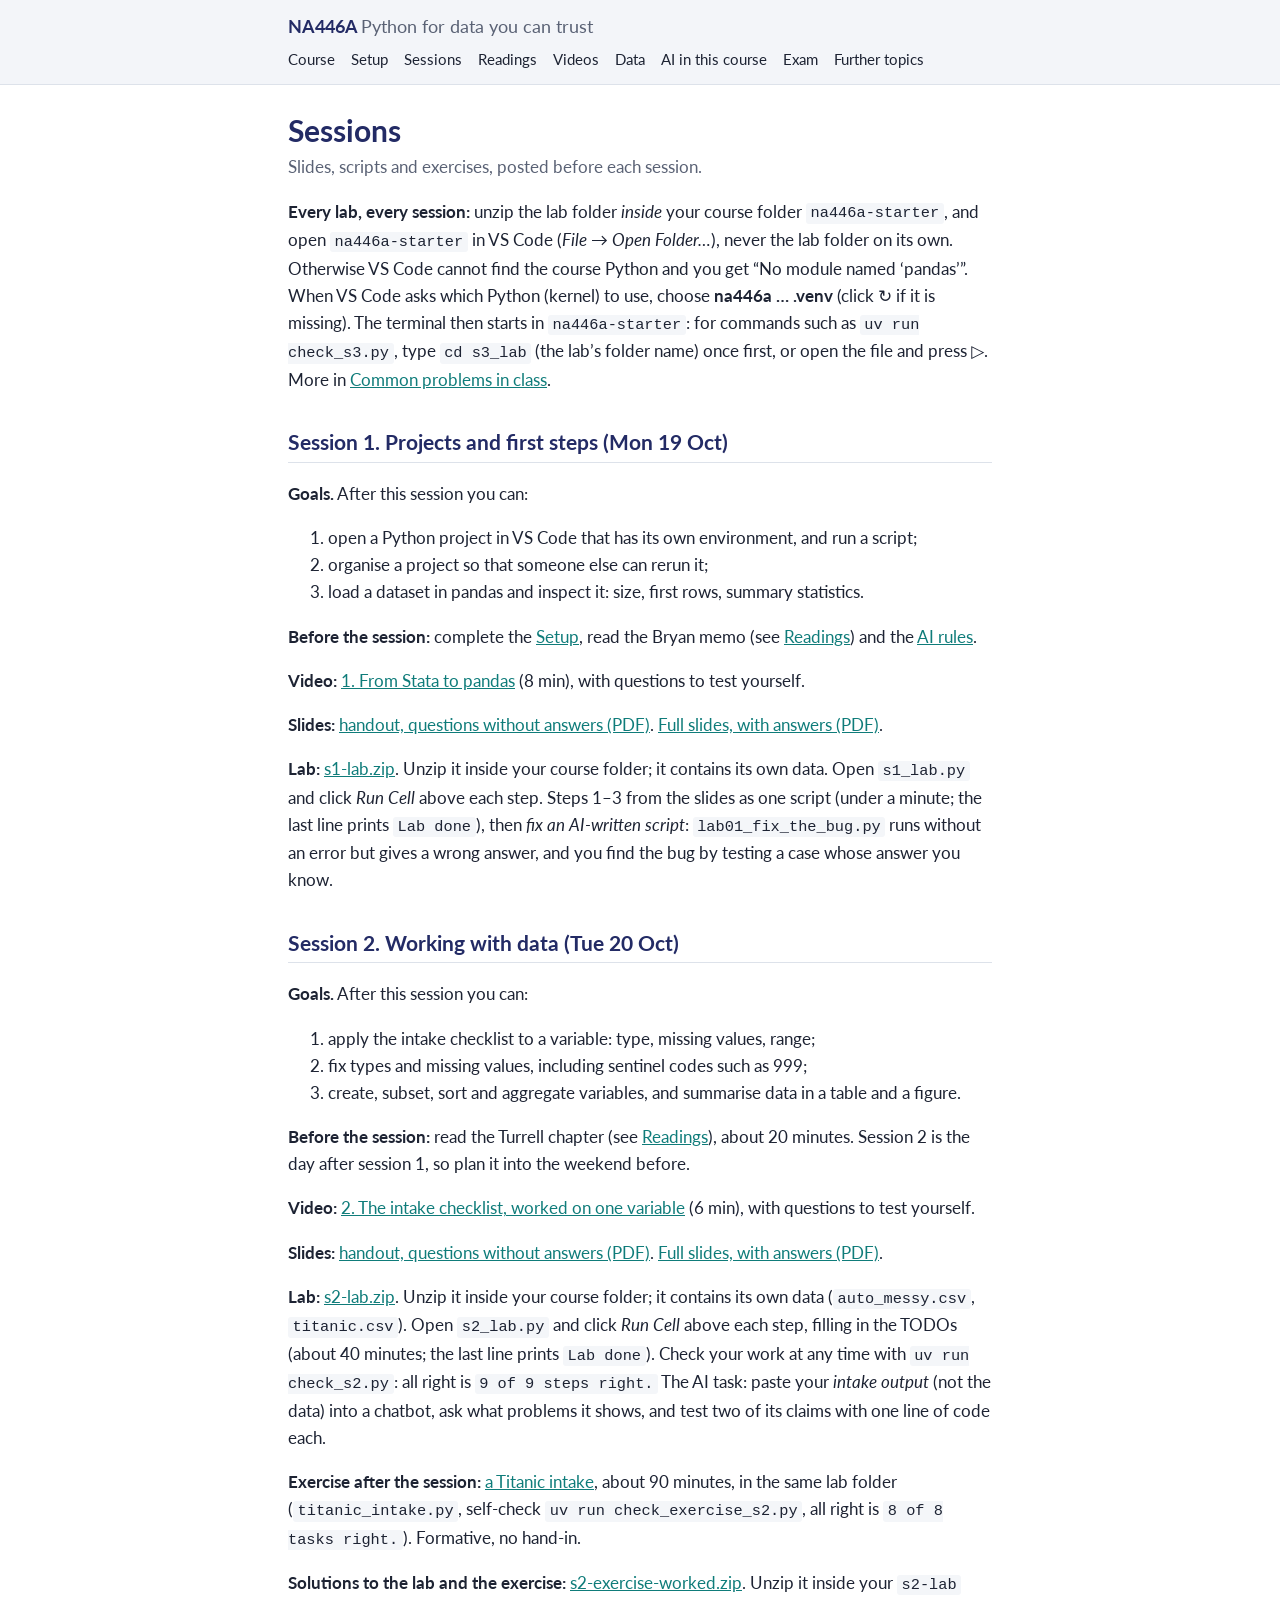
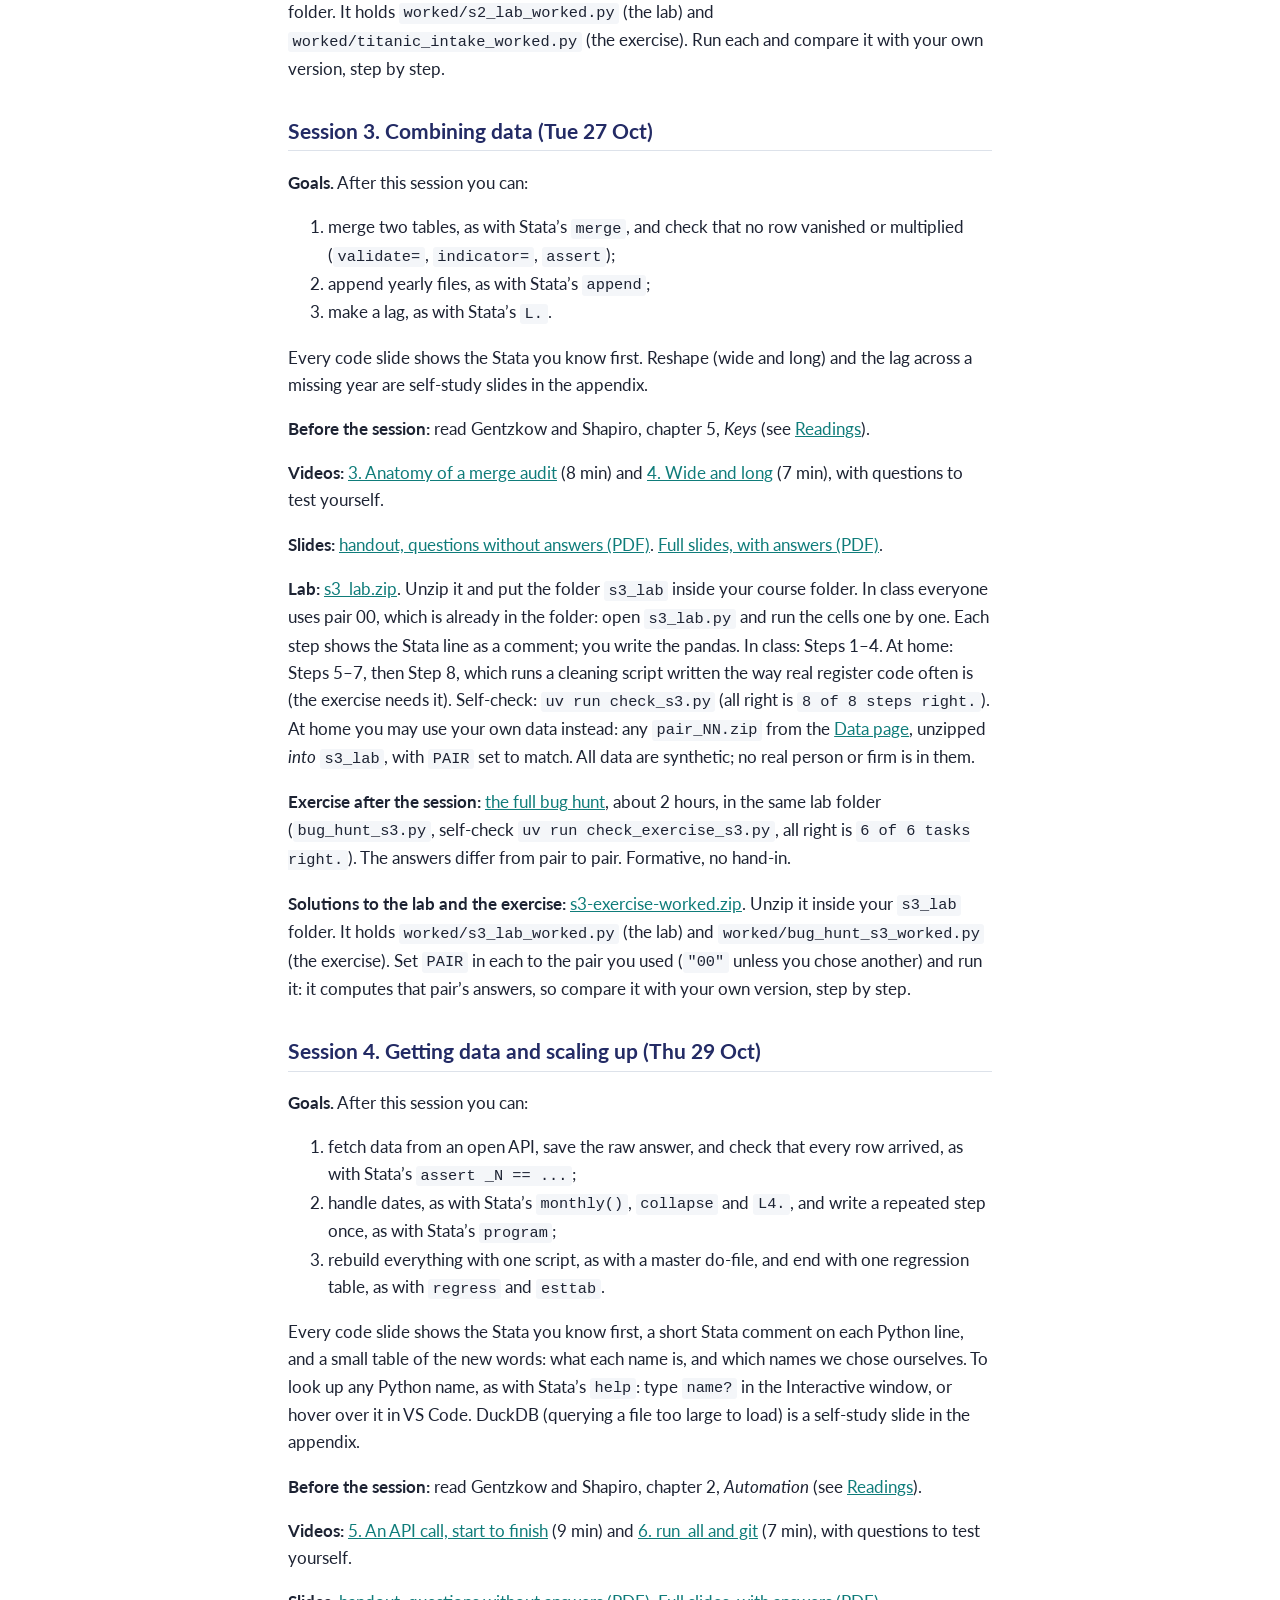
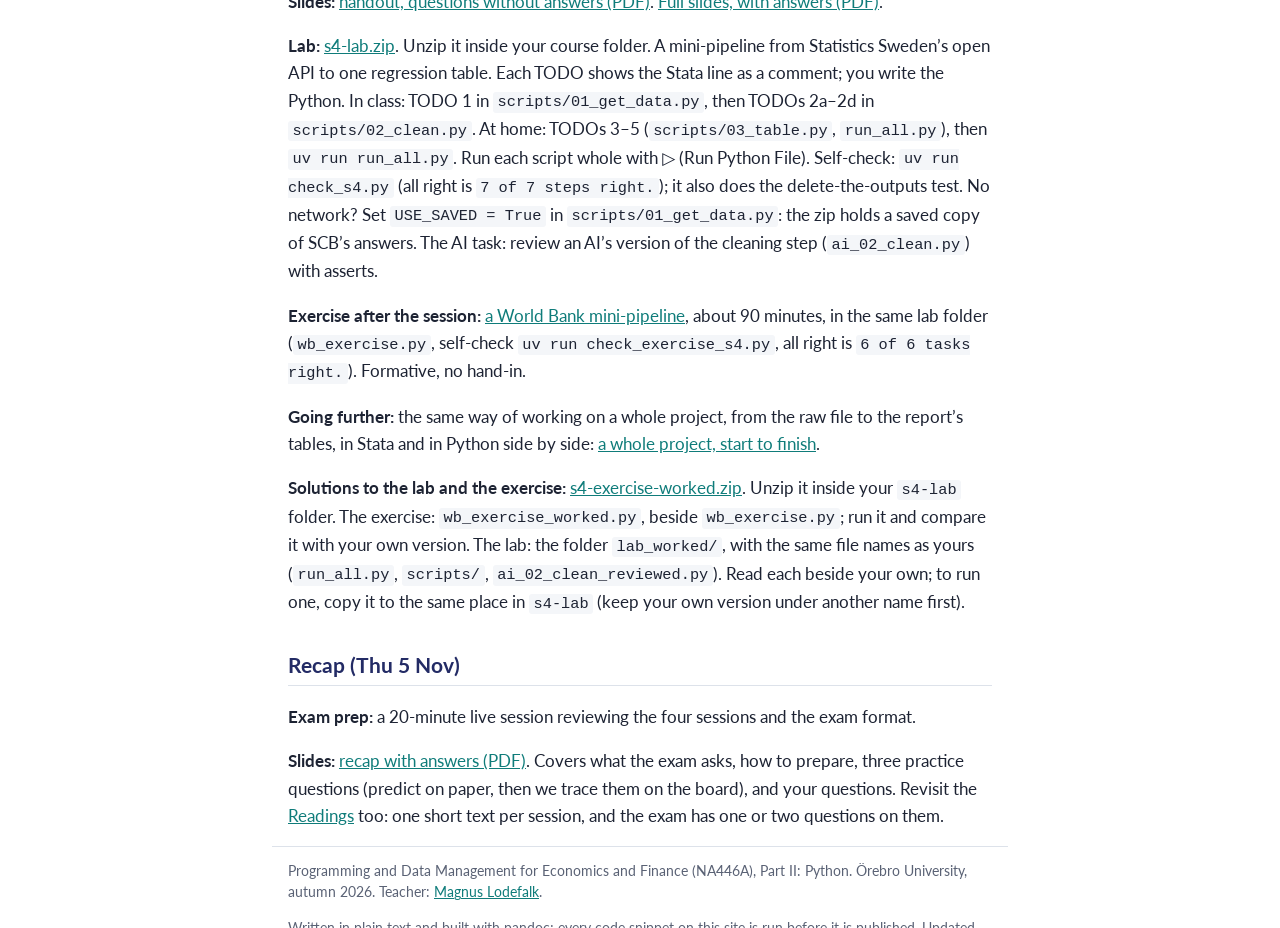
<file: sessions.html>
<!DOCTYPE html>
<html lang="en">
<head>
<meta charset="utf-8">
<meta name="viewport" content="width=device-width, initial-scale=1">
<title>Sessions · NA446A Python</title>
<link rel="canonical" href="https://magnuslodefalk.com/na446a/sessions.html">
<meta name="description" content="Programming and Data Management, Part II (Python): course site">
<link rel="preconnect" href="https://fonts.googleapis.com">
<link href="https://fonts.googleapis.com/css2?family=Lato:wght@400;700&display=swap" rel="stylesheet">
<link rel="stylesheet" href="assets/style.css">
<link rel="icon" href="data:image/svg+xml,%3Csvg xmlns=%22http://www.w3.org/2000/svg%22 viewBox=%220 0 64 64%22%3E%3Crect width=%2264%22 height=%2264%22 rx=%2212%22 fill=%22%23232b65%22/%3E%3Ctext x=%2232%22 y=%2242%22 font-family=%22sans-serif%22 font-size=%2228%22 font-weight=%22700%22 fill=%22white%22 text-anchor=%22middle%22%3EPy%3C/text%3E%3C/svg%3E">
</head>
<body>
<header class="top">
  <div class="wrap">
    <a class="brand" href="./"><b>NA446A</b> <span>Python for data you can trust</span></a>
    <nav>
      <a href="./">Course</a>
      <a href="setup.html">Setup</a>
      <a href="sessions.html">Sessions</a>
      <a href="readings.html">Readings</a>
      <a href="videos.html">Videos</a>
      <a href="data.html">Data</a>
      <a href="ai.html">AI in this course</a>
      <a href="exam.html">Exam</a>
      <a href="further.html">Further topics</a>
    </nav>
  </div>
</header>
<main class="wrap">
<h1>Sessions</h1>
<p class="subtitle">Slides, scripts and exercises, posted before each
session.</p>
<p><strong>Every lab, every session:</strong> unzip the lab folder
<em>inside</em> your course folder <code>na446a-starter</code>, and open
<code>na446a-starter</code> in VS Code (<em>File → Open Folder…</em>),
never the lab folder on its own. Otherwise VS Code cannot find the
course Python and you get “No module named ‘pandas’”. When VS Code asks
which Python (kernel) to use, choose <strong>na446a … .venv</strong>
(click ↻ if it is missing). The terminal then starts in
<code>na446a-starter</code>: for commands such as
<code>uv run check_s3.py</code>, type <code>cd s3_lab</code> (the lab’s
folder name) once first, or open the file and press ▷. More in <a
href="setup.html#common-problems-in-class">Common problems in
class</a>.</p>
<h2 id="s1">Session 1. Projects and first steps (Mon 19 Oct)</h2>
<p><strong>Goals.</strong> After this session you can:</p>
<ol type="1">
<li>open a Python project in VS Code that has its own environment, and
run a script;</li>
<li>organise a project so that someone else can rerun it;</li>
<li>load a dataset in pandas and inspect it: size, first rows, summary
statistics.</li>
</ol>
<p><strong>Before the session:</strong> complete the <a
href="setup.html">Setup</a>, read the Bryan memo (see <a
href="readings.html">Readings</a>) and the <a href="ai.html">AI
rules</a>.</p>
<p><strong>Video:</strong> <a href="videos.html#v1">1. From Stata to
pandas</a> (8 min), with questions to test yourself.</p>
<p><strong>Slides:</strong> <a href="s1-handout.pdf">handout, questions
without answers (PDF)</a>. <a href="s1-slides.pdf">Full slides, with
answers (PDF)</a>.</p>
<p><strong>Lab:</strong> <a href="s1-lab.zip">s1-lab.zip</a>. Unzip it
inside your course folder; it contains its own data. Open
<code>s1_lab.py</code> and click <em>Run Cell</em> above each step.
Steps 1–3 from the slides as one script (under a minute; the last line
prints <code>Lab done</code>), then <em>fix an AI-written script</em>:
<code>lab01_fix_the_bug.py</code> runs without an error but gives a
wrong answer, and you find the bug by testing a case whose answer you
know.</p>
<h2 id="s2">Session 2. Working with data (Tue 20 Oct)</h2>
<p><strong>Goals.</strong> After this session you can:</p>
<ol type="1">
<li>apply the intake checklist to a variable: type, missing values,
range;</li>
<li>fix types and missing values, including sentinel codes such as
999;</li>
<li>create, subset, sort and aggregate variables, and summarise data in
a table and a figure.</li>
</ol>
<p><strong>Before the session:</strong> read the Turrell chapter (see <a
href="readings.html">Readings</a>), about 20 minutes. Session 2 is the
day after session 1, so plan it into the weekend before.</p>
<p><strong>Video:</strong> <a href="videos.html#v2">2. The intake
checklist, worked on one variable</a> (6 min), with questions to test
yourself.</p>
<p><strong>Slides:</strong> <a href="s2-handout.pdf">handout, questions
without answers (PDF)</a>. <a href="s2-slides.pdf">Full slides, with
answers (PDF)</a>.</p>
<p><strong>Lab:</strong> <a href="s2-lab.zip">s2-lab.zip</a>. Unzip it
inside your course folder; it contains its own data
(<code>auto_messy.csv</code>, <code>titanic.csv</code>). Open
<code>s2_lab.py</code> and click <em>Run Cell</em> above each step,
filling in the TODOs (about 40 minutes; the last line prints
<code>Lab done</code>). Check your work at any time with
<code>uv run check_s2.py</code>: all right is
<code>9 of 9 steps right.</code> The AI task: paste your <em>intake
output</em> (not the data) into a chatbot, ask what problems it shows,
and test two of its claims with one line of code each.</p>
<p><strong>Exercise after the session:</strong> <a
href="exercise-s2.html">a Titanic intake</a>, about 90 minutes, in the
same lab folder (<code>titanic_intake.py</code>, self-check
<code>uv run check_exercise_s2.py</code>, all right is
<code>8 of 8 tasks right.</code>). Formative, no hand-in.</p>
<p><strong>Solutions to the lab and the exercise:</strong> <a
href="s2-exercise-worked.zip">s2-exercise-worked.zip</a>. Unzip it
inside your <code>s2-lab</code> folder. It holds
<code>worked/s2_lab_worked.py</code> (the lab) and
<code>worked/titanic_intake_worked.py</code> (the exercise). Run each
and compare it with your own version, step by step.</p>
<h2 id="s3">Session 3. Combining data (Tue 27 Oct)</h2>
<p><strong>Goals.</strong> After this session you can:</p>
<ol type="1">
<li>merge two tables, as with Stata’s <code>merge</code>, and check that
no row vanished or multiplied (<code>validate=</code>,
<code>indicator=</code>, <code>assert</code>);</li>
<li>append yearly files, as with Stata’s <code>append</code>;</li>
<li>make a lag, as with Stata’s <code>L.</code>.</li>
</ol>
<p>Every code slide shows the Stata you know first. Reshape (wide and
long) and the lag across a missing year are self-study slides in the
appendix.</p>
<p><strong>Before the session:</strong> read Gentzkow and Shapiro,
chapter 5, <em>Keys</em> (see <a href="readings.html">Readings</a>).</p>
<p><strong>Videos:</strong> <a href="videos.html#v3">3. Anatomy of a
merge audit</a> (8 min) and <a href="videos.html#v4">4. Wide and
long</a> (7 min), with questions to test yourself.</p>
<p><strong>Slides:</strong> <a href="s3-handout.pdf">handout, questions
without answers (PDF)</a>. <a href="s3-slides.pdf">Full slides, with
answers (PDF)</a>.</p>
<p><strong>Lab:</strong> <a href="s3_lab.zip">s3_lab.zip</a>. Unzip it
and put the folder <code>s3_lab</code> inside your course folder. In
class everyone uses pair 00, which is already in the folder: open
<code>s3_lab.py</code> and run the cells one by one. Each step shows the
Stata line as a comment; you write the pandas. In class: Steps 1–4. At
home: Steps 5–7, then Step 8, which runs a cleaning script written the
way real register code often is (the exercise needs it). Self-check:
<code>uv run check_s3.py</code> (all right is
<code>8 of 8 steps right.</code>). At home you may use your own data
instead: any <code>pair_NN.zip</code> from the <a href="data.html">Data
page</a>, unzipped <em>into</em> <code>s3_lab</code>, with
<code>PAIR</code> set to match. All data are synthetic; no real person
or firm is in them.</p>
<p><strong>Exercise after the session:</strong> <a
href="exercise-s3.html">the full bug hunt</a>, about 2 hours, in the
same lab folder (<code>bug_hunt_s3.py</code>, self-check
<code>uv run check_exercise_s3.py</code>, all right is
<code>6 of 6 tasks right.</code>). The answers differ from pair to pair.
Formative, no hand-in.</p>
<p><strong>Solutions to the lab and the exercise:</strong> <a
href="s3-exercise-worked.zip">s3-exercise-worked.zip</a>. Unzip it
inside your <code>s3_lab</code> folder. It holds
<code>worked/s3_lab_worked.py</code> (the lab) and
<code>worked/bug_hunt_s3_worked.py</code> (the exercise). Set
<code>PAIR</code> in each to the pair you used (<code>"00"</code> unless
you chose another) and run it: it computes that pair’s answers, so
compare it with your own version, step by step.</p>
<h2 id="s4">Session 4. Getting data and scaling up (Thu 29 Oct)</h2>
<p><strong>Goals.</strong> After this session you can:</p>
<ol type="1">
<li>fetch data from an open API, save the raw answer, and check that
every row arrived, as with Stata’s <code>assert _N == ...</code>;</li>
<li>handle dates, as with Stata’s <code>monthly()</code>,
<code>collapse</code> and <code>L4.</code>, and write a repeated step
once, as with Stata’s <code>program</code>;</li>
<li>rebuild everything with one script, as with a master do-file, and
end with one regression table, as with <code>regress</code> and
<code>esttab</code>.</li>
</ol>
<p>Every code slide shows the Stata you know first, a short Stata
comment on each Python line, and a small table of the new words: what
each name is, and which names we chose ourselves. To look up any Python
name, as with Stata’s <code>help</code>: type <code>name?</code> in the
Interactive window, or hover over it in VS Code. DuckDB (querying a file
too large to load) is a self-study slide in the appendix.</p>
<p><strong>Before the session:</strong> read Gentzkow and Shapiro,
chapter 2, <em>Automation</em> (see <a
href="readings.html">Readings</a>).</p>
<p><strong>Videos:</strong> <a href="videos.html#v5">5. An API call,
start to finish</a> (9 min) and <a href="videos.html#v6">6. run_all and
git</a> (7 min), with questions to test yourself.</p>
<p><strong>Slides:</strong> <a href="s4-handout.pdf">handout, questions
without answers (PDF)</a>. <a href="s4-slides.pdf">Full slides, with
answers (PDF)</a>.</p>
<p><strong>Lab:</strong> <a href="s4-lab.zip">s4-lab.zip</a>. Unzip it
inside your course folder. A mini-pipeline from Statistics Sweden’s open
API to one regression table. Each TODO shows the Stata line as a
comment; you write the Python. In class: TODO 1 in
<code>scripts/01_get_data.py</code>, then TODOs 2a–2d in
<code>scripts/02_clean.py</code>. At home: TODOs 3–5
(<code>scripts/03_table.py</code>, <code>run_all.py</code>), then
<code>uv run run_all.py</code>. Run each script whole with ▷ (Run Python
File). Self-check: <code>uv run check_s4.py</code> (all right is
<code>7 of 7 steps right.</code>); it also does the delete-the-outputs
test. No network? Set <code>USE_SAVED = True</code> in
<code>scripts/01_get_data.py</code>: the zip holds a saved copy of SCB’s
answers. The AI task: review an AI’s version of the cleaning step
(<code>ai_02_clean.py</code>) with asserts.</p>
<p><strong>Exercise after the session:</strong> <a
href="exercise-s4.html">a World Bank mini-pipeline</a>, about 90
minutes, in the same lab folder (<code>wb_exercise.py</code>, self-check
<code>uv run check_exercise_s4.py</code>, all right is
<code>6 of 6 tasks right.</code>). Formative, no hand-in.</p>
<p><strong>Going further:</strong> the same way of working on a whole
project, from the raw file to the report’s tables, in Stata and in
Python side by side: <a
href="further.html#a-whole-project-start-to-finish-stata-and-python">a
whole project, start to finish</a>.</p>
<p><strong>Solutions to the lab and the exercise:</strong> <a
href="s4-exercise-worked.zip">s4-exercise-worked.zip</a>. Unzip it
inside your <code>s4-lab</code> folder. The exercise:
<code>wb_exercise_worked.py</code>, beside <code>wb_exercise.py</code>;
run it and compare it with your own version. The lab: the folder
<code>lab_worked/</code>, with the same file names as yours
(<code>run_all.py</code>, <code>scripts/</code>,
<code>ai_02_clean_reviewed.py</code>). Read each beside your own; to run
one, copy it to the same place in <code>s4-lab</code> (keep your own
version under another name first).</p>
<h2 id="recap">Recap (Thu 5 Nov)</h2>
<p><strong>Exam prep:</strong> a 20-minute live session reviewing the
four sessions and the exam format.</p>
<p><strong>Slides:</strong> <a href="recap-slides.pdf">recap with
answers (PDF)</a>. Covers what the exam asks, how to prepare, three
practice questions (predict on paper, then we trace them on the board),
and your questions. Revisit the <a href="readings.html">Readings</a>
too: one short text per session, and the exam has one or two questions
on them.</p>
</main>
<footer class="wrap">
  <p>Programming and Data Management for Economics and Finance (NA446A), Part II: Python.
  Örebro University, autumn 2026. Teacher: <a href="https://magnuslodefalk.com">Magnus Lodefalk</a>.</p>
  <p>Written in plain text and built with pandoc; every code snippet on this site is run before it is published. Updated 2026-11-08.</p>
</footer>
<script>
document.querySelectorAll("pre").forEach(function (pre) {
  var b = document.createElement("button");
  b.className = "copy"; b.type = "button"; b.textContent = "Copy";
  b.addEventListener("click", function () {
    var txt = pre.querySelector("code") ? pre.querySelector("code").innerText : pre.innerText;
    navigator.clipboard.writeText(txt).then(function () {
      b.textContent = "Copied"; setTimeout(function () { b.textContent = "Copy"; }, 1500);
    });
  });
  pre.appendChild(b);
});
</script>
</body>
</html>
</file>
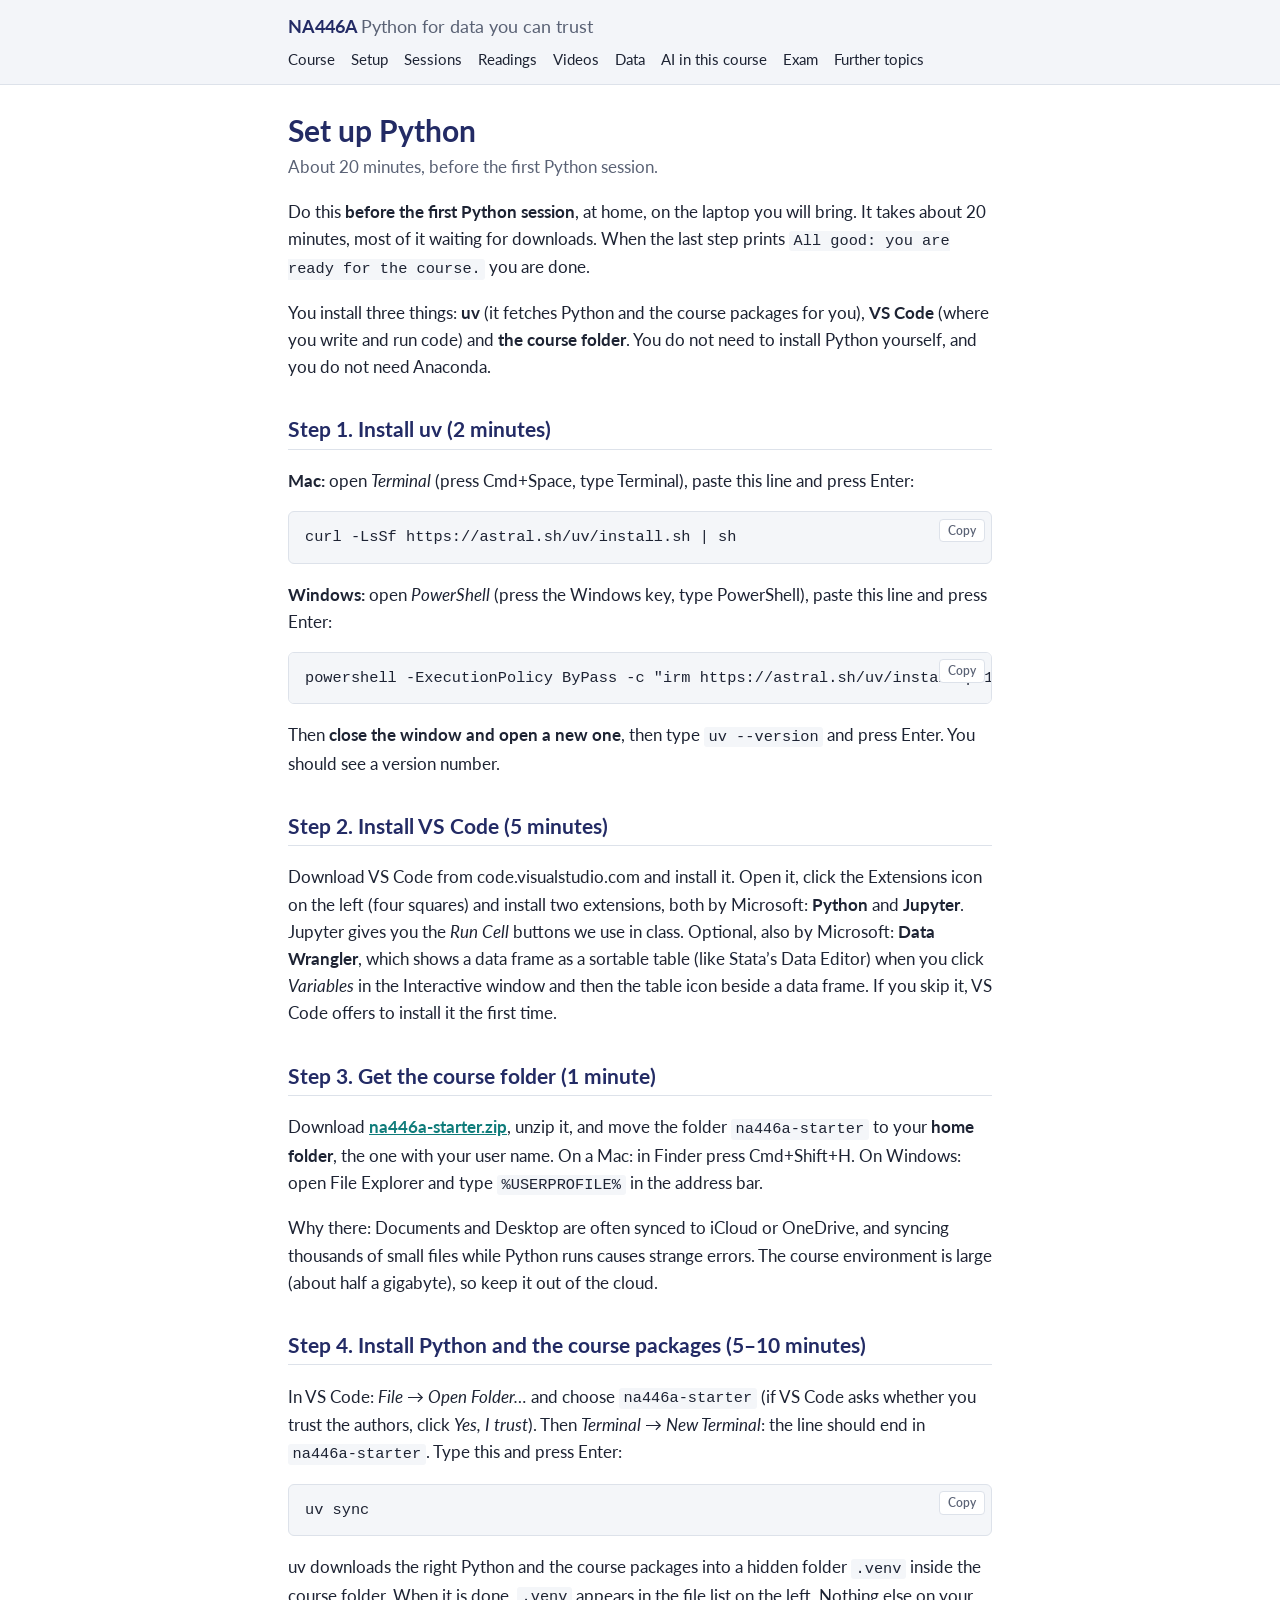
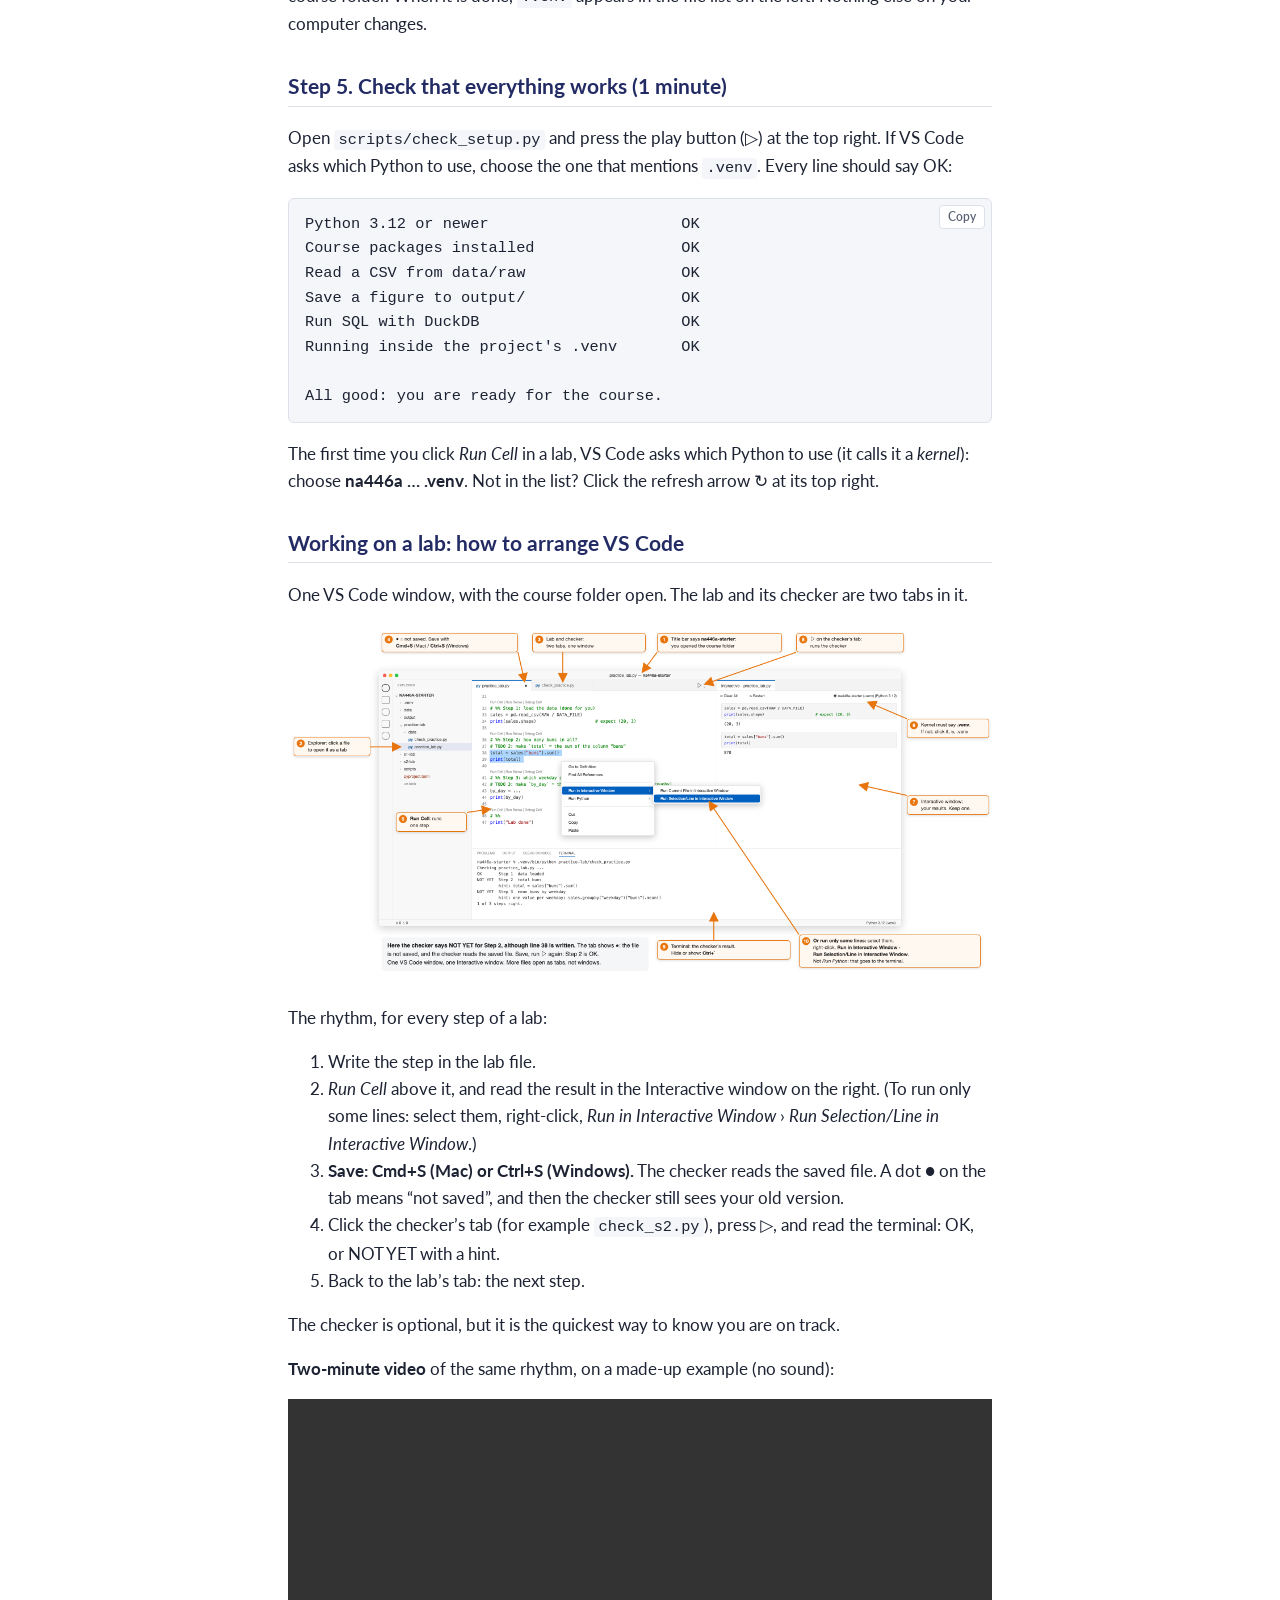
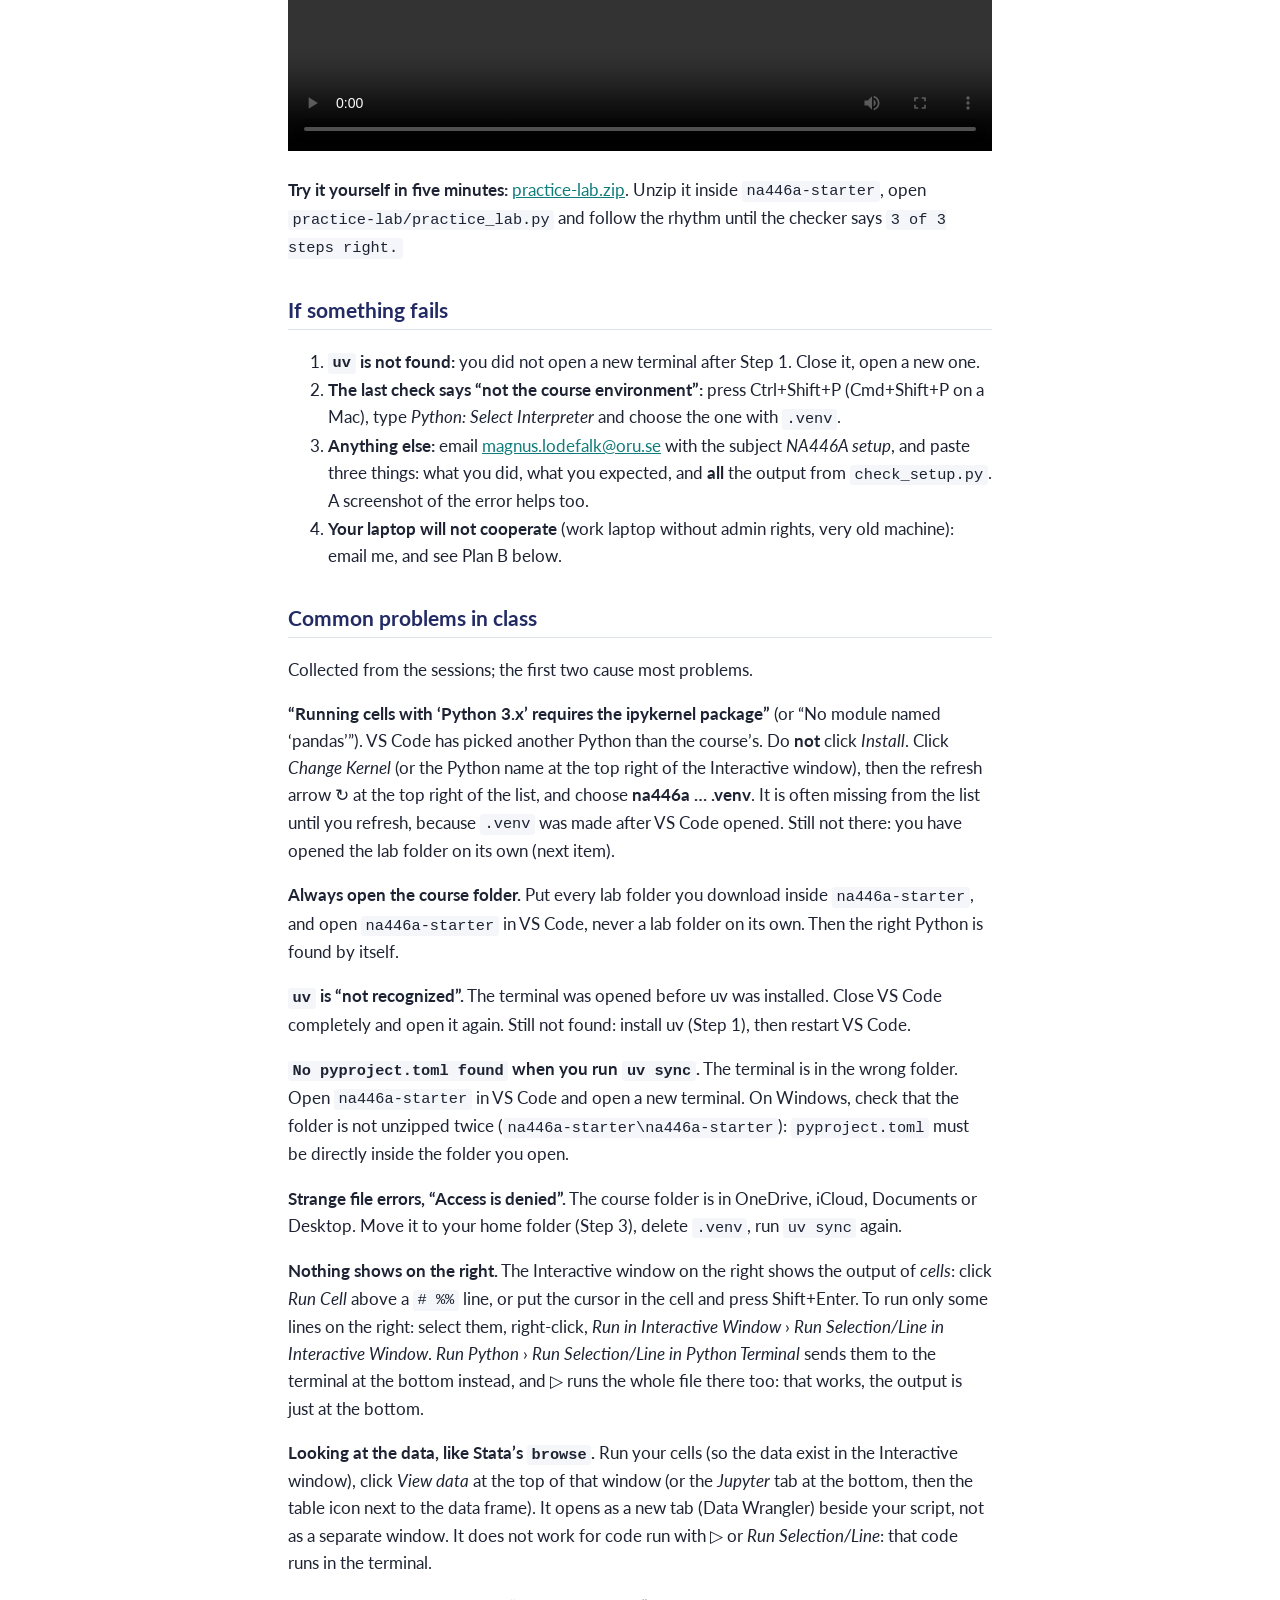
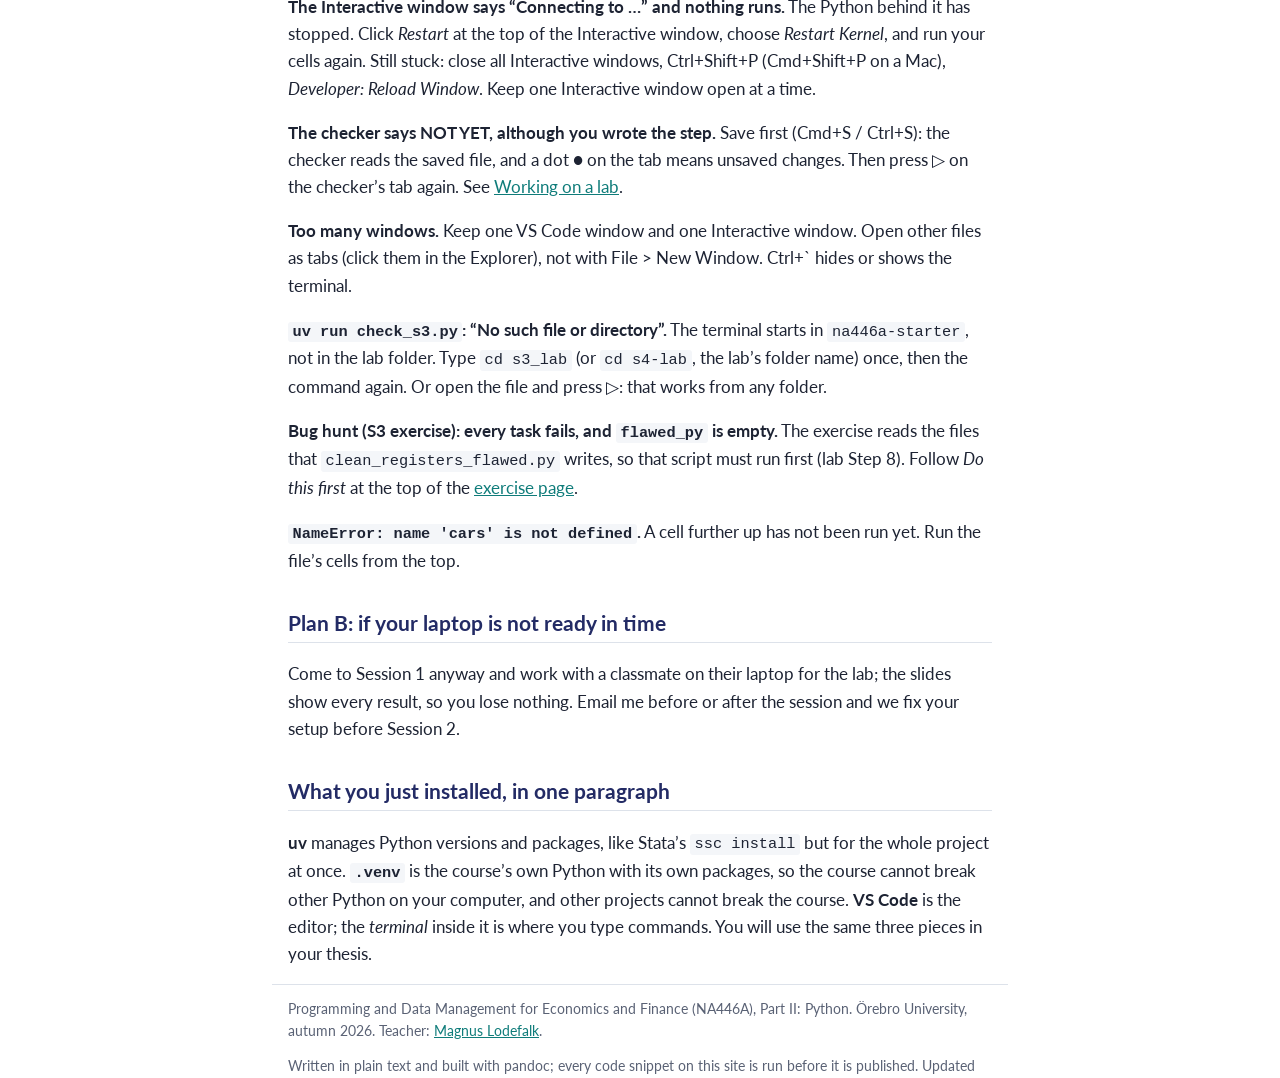
<file: setup.html>
<!DOCTYPE html>
<html lang="en">
<head>
<meta charset="utf-8">
<meta name="viewport" content="width=device-width, initial-scale=1">
<title>Setup · NA446A Python</title>
<link rel="canonical" href="https://magnuslodefalk.com/na446a/setup.html">
<meta name="description" content="Programming and Data Management, Part II (Python): course site">
<link rel="preconnect" href="https://fonts.googleapis.com">
<link href="https://fonts.googleapis.com/css2?family=Lato:wght@400;700&display=swap" rel="stylesheet">
<link rel="stylesheet" href="assets/style.css">
<link rel="icon" href="data:image/svg+xml,%3Csvg xmlns=%22http://www.w3.org/2000/svg%22 viewBox=%220 0 64 64%22%3E%3Crect width=%2264%22 height=%2264%22 rx=%2212%22 fill=%22%23232b65%22/%3E%3Ctext x=%2232%22 y=%2242%22 font-family=%22sans-serif%22 font-size=%2228%22 font-weight=%22700%22 fill=%22white%22 text-anchor=%22middle%22%3EPy%3C/text%3E%3C/svg%3E">
</head>
<body>
<header class="top">
  <div class="wrap">
    <a class="brand" href="./"><b>NA446A</b> <span>Python for data you can trust</span></a>
    <nav>
      <a href="./">Course</a>
      <a href="setup.html">Setup</a>
      <a href="sessions.html">Sessions</a>
      <a href="readings.html">Readings</a>
      <a href="videos.html">Videos</a>
      <a href="data.html">Data</a>
      <a href="ai.html">AI in this course</a>
      <a href="exam.html">Exam</a>
      <a href="further.html">Further topics</a>
    </nav>
  </div>
</header>
<main class="wrap">
<h1>Set up Python</h1>
<p class="subtitle">About 20 minutes, before the first Python
session.</p>
<p>Do this <strong>before the first Python session</strong>, at home, on
the laptop you will bring. It takes about 20 minutes, most of it waiting
for downloads. When the last step prints
<code>All good: you are ready for the course.</code> you are done.</p>
<p>You install three things: <strong>uv</strong> (it fetches Python and
the course packages for you), <strong>VS Code</strong> (where you write
and run code) and <strong>the course folder</strong>. You do not need to
install Python yourself, and you do not need Anaconda.</p>
<h2 id="step-1.-install-uv-2-minutes">Step 1. Install uv (2
minutes)</h2>
<p><strong>Mac:</strong> open <em>Terminal</em> (press Cmd+Space, type
Terminal), paste this line and press Enter:</p>
<pre><code>curl -LsSf https://astral.sh/uv/install.sh | sh</code></pre>
<p><strong>Windows:</strong> open <em>PowerShell</em> (press the Windows
key, type PowerShell), paste this line and press Enter:</p>
<pre><code>powershell -ExecutionPolicy ByPass -c &quot;irm https://astral.sh/uv/install.ps1 | iex&quot;</code></pre>
<p>Then <strong>close the window and open a new one</strong>, then type
<code>uv --version</code> and press Enter. You should see a version
number.</p>
<h2 id="step-2.-install-vs-code-5-minutes">Step 2. Install VS Code (5
minutes)</h2>
<p>Download VS Code from code.visualstudio.com and install it. Open it,
click the Extensions icon on the left (four squares) and install two
extensions, both by Microsoft: <strong>Python</strong> and
<strong>Jupyter</strong>. Jupyter gives you the <em>Run Cell</em>
buttons we use in class. Optional, also by Microsoft: <strong>Data
Wrangler</strong>, which shows a data frame as a sortable table (like
Stata’s Data Editor) when you click <em>Variables</em> in the
Interactive window and then the table icon beside a data frame. If you
skip it, VS Code offers to install it the first time.</p>
<h2 id="step-3.-get-the-course-folder-1-minute">Step 3. Get the course
folder (1 minute)</h2>
<p>Download <strong><a
href="na446a-starter.zip">na446a-starter.zip</a></strong>, unzip it, and
move the folder <code>na446a-starter</code> to your <strong>home
folder</strong>, the one with your user name. On a Mac: in Finder press
Cmd+Shift+H. On Windows: open File Explorer and type
<code>%USERPROFILE%</code> in the address bar.</p>
<p>Why there: Documents and Desktop are often synced to iCloud or
OneDrive, and syncing thousands of small files while Python runs causes
strange errors. The course environment is large (about half a gigabyte),
so keep it out of the cloud.</p>
<h2 id="step-4.-install-python-and-the-course-packages-510-minutes">Step
4. Install Python and the course packages (5–10 minutes)</h2>
<p>In VS Code: <em>File → Open Folder…</em> and choose
<code>na446a-starter</code> (if VS Code asks whether you trust the
authors, click <em>Yes, I trust</em>). Then <em>Terminal → New
Terminal</em>: the line should end in <code>na446a-starter</code>. Type
this and press Enter:</p>
<pre><code>uv sync</code></pre>
<p>uv downloads the right Python and the course packages into a hidden
folder <code>.venv</code> inside the course folder. When it is done,
<code>.venv</code> appears in the file list on the left. Nothing else on
your computer changes.</p>
<h2 id="step-5.-check-that-everything-works-1-minute">Step 5. Check that
everything works (1 minute)</h2>
<p>Open <code>scripts/check_setup.py</code> and press the play button
(▷) at the top right. If VS Code asks which Python to use, choose the
one that mentions <code>.venv</code>. Every line should say OK:</p>
<pre><code>Python 3.12 or newer                     OK
Course packages installed                OK
Read a CSV from data/raw                 OK
Save a figure to output/                 OK
Run SQL with DuckDB                      OK
Running inside the project&#39;s .venv       OK

All good: you are ready for the course.</code></pre>
<p>The first time you click <em>Run Cell</em> in a lab, VS Code asks
which Python to use (it calls it a <em>kernel</em>): choose
<strong>na446a … .venv</strong>. Not in the list? Click the refresh
arrow ↻ at its top right.</p>
<h2 id="working-on-a-lab-how-to-arrange-vs-code">Working on a lab: how
to arrange VS Code</h2>
<p>One VS Code window, with the course folder open. The lab and its
checker are two tabs in it.</p>
<p><a href="assets/vscode-layout.png"><img
src="assets/vscode-layout.png"
alt="VS Code arranged for a lab: Explorer on the left, the lab and the checker as tabs, the Interactive window on the right, the terminal below" /></a></p>
<p>The rhythm, for every step of a lab:</p>
<ol type="1">
<li>Write the step in the lab file.</li>
<li><em>Run Cell</em> above it, and read the result in the Interactive
window on the right. (To run only some lines: select them, right-click,
<em>Run in Interactive Window</em> › <em>Run Selection/Line in
Interactive Window</em>.)</li>
<li><strong>Save: Cmd+S (Mac) or Ctrl+S (Windows).</strong> The checker
reads the saved file. A dot ● on the tab means “not saved”, and then the
checker still sees your old version.</li>
<li>Click the checker’s tab (for example <code>check_s2.py</code>),
press ▷, and read the terminal: OK, or NOT YET with a hint.</li>
<li>Back to the lab’s tab: the next step.</li>
</ol>
<p>The checker is optional, but it is the quickest way to know you are
on track.</p>
<p><strong>Two-minute video</strong> of the same rhythm, on a made-up
example (no sound):</p>
<video controls preload="metadata" width="100%" src="assets/v9-lab-and-checker.mp4">
</video>
<p><strong>Try it yourself in five minutes:</strong> <a
href="practice-lab.zip">practice-lab.zip</a>. Unzip it inside
<code>na446a-starter</code>, open
<code>practice-lab/practice_lab.py</code> and follow the rhythm until
the checker says <code>3 of 3 steps right.</code></p>
<h2 id="if-something-fails">If something fails</h2>
<ol type="1">
<li><strong><code>uv</code> is not found:</strong> you did not open a
new terminal after Step 1. Close it, open a new one.</li>
<li><strong>The last check says “not the course environment”:</strong>
press Ctrl+Shift+P (Cmd+Shift+P on a Mac), type <em>Python: Select
Interpreter</em> and choose the one with <code>.venv</code>.</li>
<li><strong>Anything else:</strong> email <a
href="mailto:magnus.lodefalk@oru.se">magnus.lodefalk@oru.se</a> with the
subject <em>NA446A setup</em>, and paste three things: what you did,
what you expected, and <strong>all</strong> the output from
<code>check_setup.py</code>. A screenshot of the error helps too.</li>
<li><strong>Your laptop will not cooperate</strong> (work laptop without
admin rights, very old machine): email me, and see Plan B below.</li>
</ol>
<h2 id="common-problems-in-class">Common problems in class</h2>
<p>Collected from the sessions; the first two cause most problems.</p>
<p><strong>“Running cells with ‘Python 3.x’ requires the ipykernel
package”</strong> (or “No module named ‘pandas’”). VS Code has picked
another Python than the course’s. Do <strong>not</strong> click
<em>Install</em>. Click <em>Change Kernel</em> (or the Python name at
the top right of the Interactive window), then the refresh arrow ↻ at
the top right of the list, and choose <strong>na446a … .venv</strong>.
It is often missing from the list until you refresh, because
<code>.venv</code> was made after VS Code opened. Still not there: you
have opened the lab folder on its own (next item).</p>
<p><strong>Always open the course folder.</strong> Put every lab folder
you download inside <code>na446a-starter</code>, and open
<code>na446a-starter</code> in VS Code, never a lab folder on its own.
Then the right Python is found by itself.</p>
<p><strong><code>uv</code> is “not recognized”.</strong> The terminal
was opened before uv was installed. Close VS Code completely and open it
again. Still not found: install uv (Step 1), then restart VS Code.</p>
<p><strong><code>No pyproject.toml found</code> when you run
<code>uv sync</code>.</strong> The terminal is in the wrong folder. Open
<code>na446a-starter</code> in VS Code and open a new terminal. On
Windows, check that the folder is not unzipped twice
(<code>na446a-starter\na446a-starter</code>):
<code>pyproject.toml</code> must be directly inside the folder you
open.</p>
<p><strong>Strange file errors, “Access is denied”.</strong> The course
folder is in OneDrive, iCloud, Documents or Desktop. Move it to your
home folder (Step 3), delete <code>.venv</code>, run
<code>uv sync</code> again.</p>
<p><strong>Nothing shows on the right.</strong> The Interactive window
on the right shows the output of <em>cells</em>: click <em>Run Cell</em>
above a <code># %%</code> line, or put the cursor in the cell and press
Shift+Enter. To run only some lines on the right: select them,
right-click, <em>Run in Interactive Window</em> › <em>Run Selection/Line
in Interactive Window</em>. <em>Run Python</em> › <em>Run Selection/Line
in Python Terminal</em> sends them to the terminal at the bottom
instead, and ▷ runs the whole file there too: that works, the output is
just at the bottom.</p>
<p><strong>Looking at the data, like Stata’s
<code>browse</code>.</strong> Run your cells (so the data exist in the
Interactive window), click <em>View data</em> at the top of that window
(or the <em>Jupyter</em> tab at the bottom, then the table icon next to
the data frame). It opens as a new tab (Data Wrangler) beside your
script, not as a separate window. It does not work for code run with ▷
or <em>Run Selection/Line</em>: that code runs in the terminal.</p>
<p><strong>The Interactive window says “Connecting to …” and nothing
runs.</strong> The Python behind it has stopped. Click <em>Restart</em>
at the top of the Interactive window, choose <em>Restart Kernel</em>,
and run your cells again. Still stuck: close all Interactive windows,
Ctrl+Shift+P (Cmd+Shift+P on a Mac), <em>Developer: Reload Window</em>.
Keep one Interactive window open at a time.</p>
<p><strong>The checker says NOT YET, although you wrote the
step.</strong> Save first (Cmd+S / Ctrl+S): the checker reads the saved
file, and a dot ● on the tab means unsaved changes. Then press ▷ on the
checker’s tab again. See <a
href="#working-on-a-lab-how-to-arrange-vs-code">Working on a
lab</a>.</p>
<p><strong>Too many windows.</strong> Keep one VS Code window and one
Interactive window. Open other files as tabs (click them in the
Explorer), not with File &gt; New Window. Ctrl+` hides or shows the
terminal.</p>
<p><strong><code>uv run check_s3.py</code>: “No such file or
directory”.</strong> The terminal starts in <code>na446a-starter</code>,
not in the lab folder. Type <code>cd s3_lab</code> (or
<code>cd s4-lab</code>, the lab’s folder name) once, then the command
again. Or open the file and press ▷: that works from any folder.</p>
<p><strong>Bug hunt (S3 exercise): every task fails, and
<code>flawed_py</code> is empty.</strong> The exercise reads the files
that <code>clean_registers_flawed.py</code> writes, so that script must
run first (lab Step 8). Follow <em>Do this first</em> at the top of the
<a href="exercise-s3.html">exercise page</a>.</p>
<p><strong><code>NameError: name 'cars' is not defined</code>.</strong>
A cell further up has not been run yet. Run the file’s cells from the
top.</p>
<h2 id="plan-b-if-your-laptop-is-not-ready-in-time">Plan B: if your
laptop is not ready in time</h2>
<p>Come to Session 1 anyway and work with a classmate on their laptop
for the lab; the slides show every result, so you lose nothing. Email me
before or after the session and we fix your setup before Session 2.</p>
<h2 id="what-you-just-installed-in-one-paragraph">What you just
installed, in one paragraph</h2>
<p><strong>uv</strong> manages Python versions and packages, like
Stata’s <code>ssc install</code> but for the whole project at once.
<strong><code>.venv</code></strong> is the course’s own Python with its
own packages, so the course cannot break other Python on your computer,
and other projects cannot break the course. <strong>VS Code</strong> is
the editor; the <em>terminal</em> inside it is where you type commands.
You will use the same three pieces in your thesis.</p>
</main>
<footer class="wrap">
  <p>Programming and Data Management for Economics and Finance (NA446A), Part II: Python.
  Örebro University, autumn 2026. Teacher: <a href="https://magnuslodefalk.com">Magnus Lodefalk</a>.</p>
  <p>Written in plain text and built with pandoc; every code snippet on this site is run before it is published. Updated 2026-11-08.</p>
</footer>
<script>
document.querySelectorAll("pre").forEach(function (pre) {
  var b = document.createElement("button");
  b.className = "copy"; b.type = "button"; b.textContent = "Copy";
  b.addEventListener("click", function () {
    var txt = pre.querySelector("code") ? pre.querySelector("code").innerText : pre.innerText;
    navigator.clipboard.writeText(txt).then(function () {
      b.textContent = "Copied"; setTimeout(function () { b.textContent = "Copy"; }, 1500);
    });
  });
  pre.appendChild(b);
});
</script>
</body>
</html>
</file>
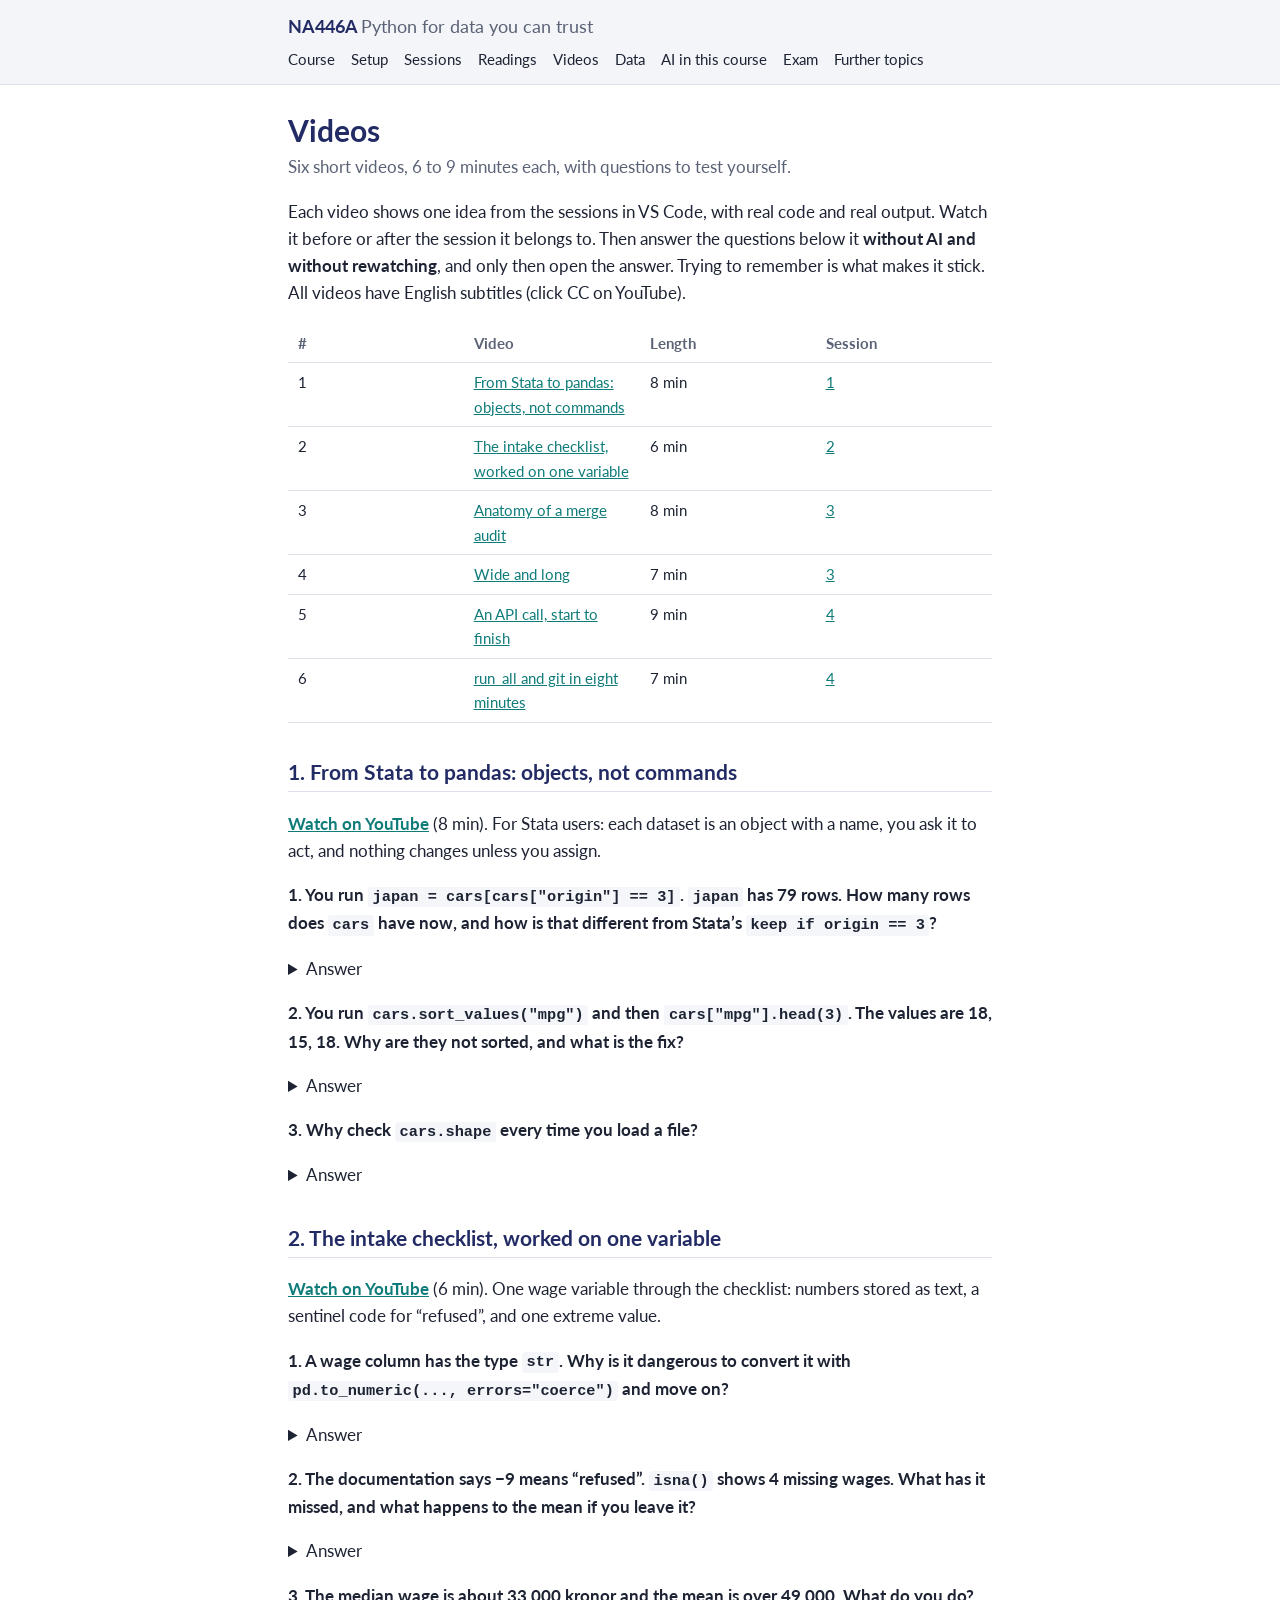
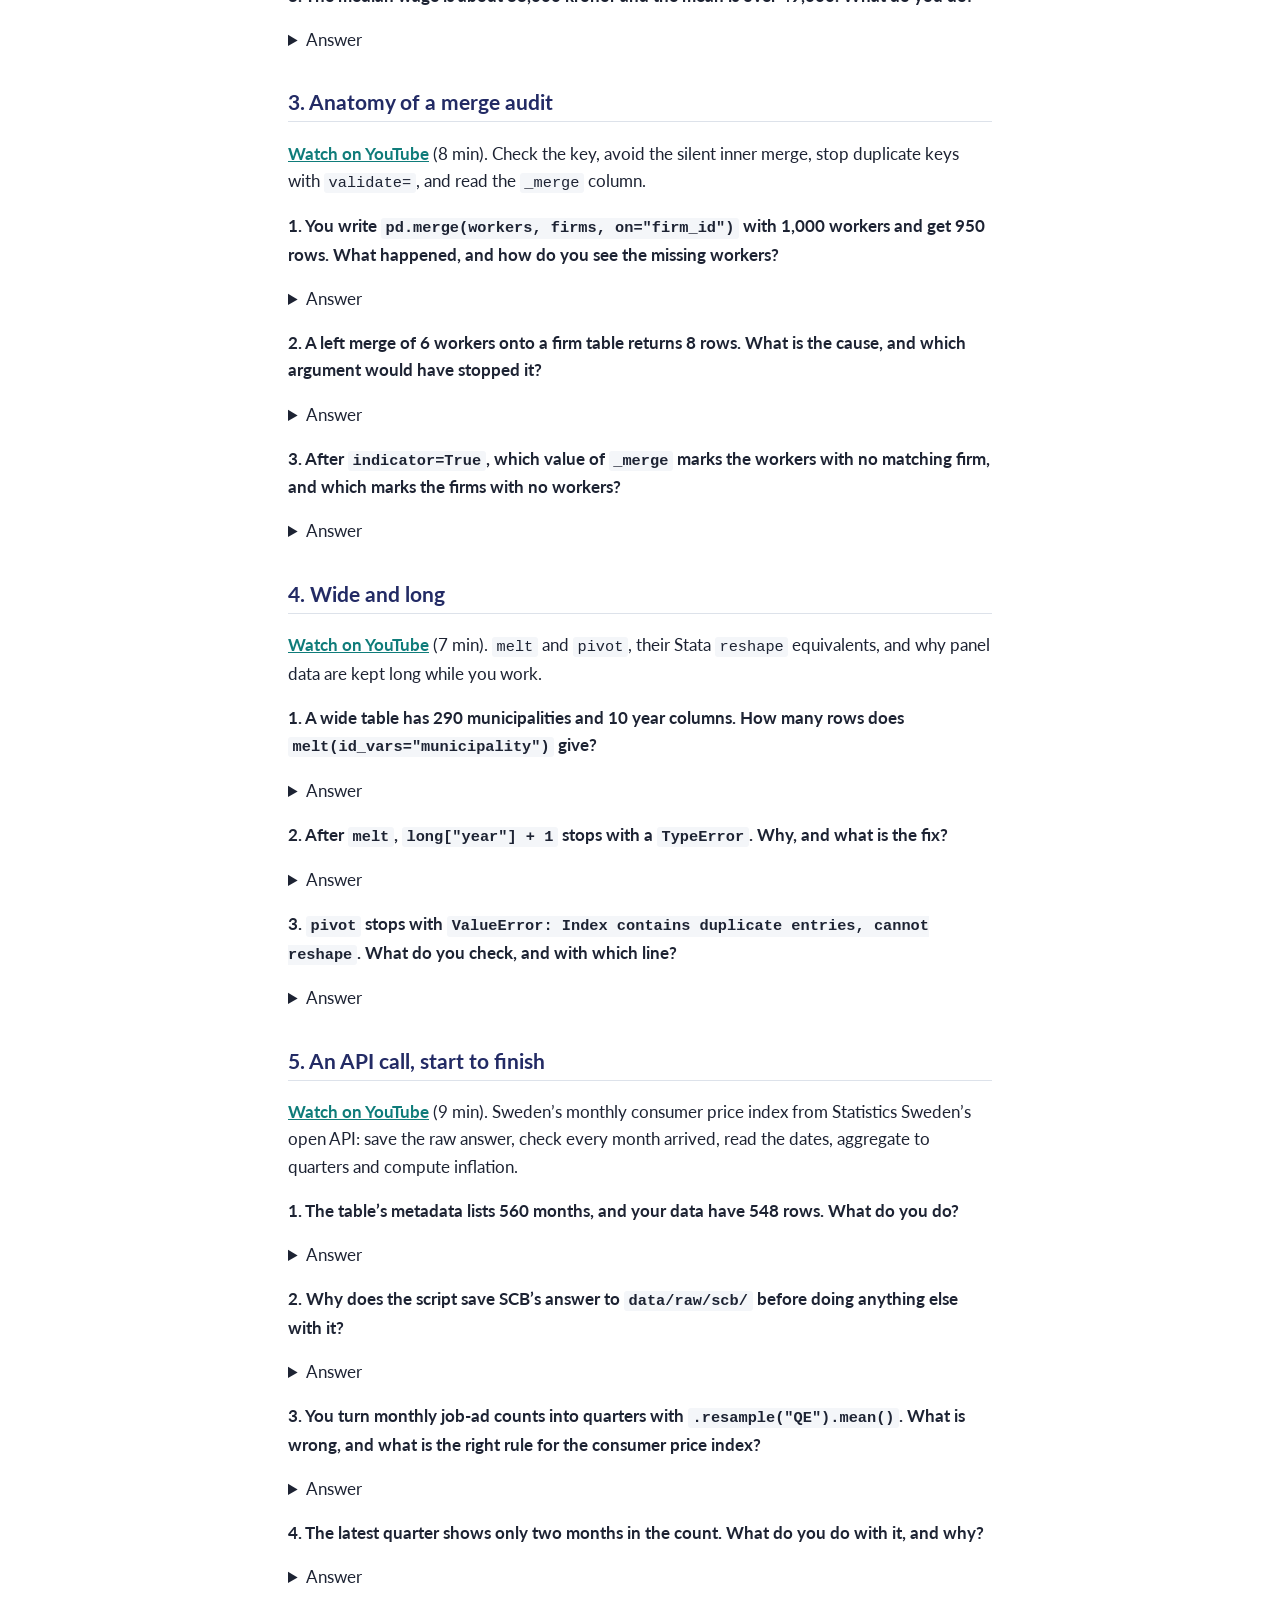
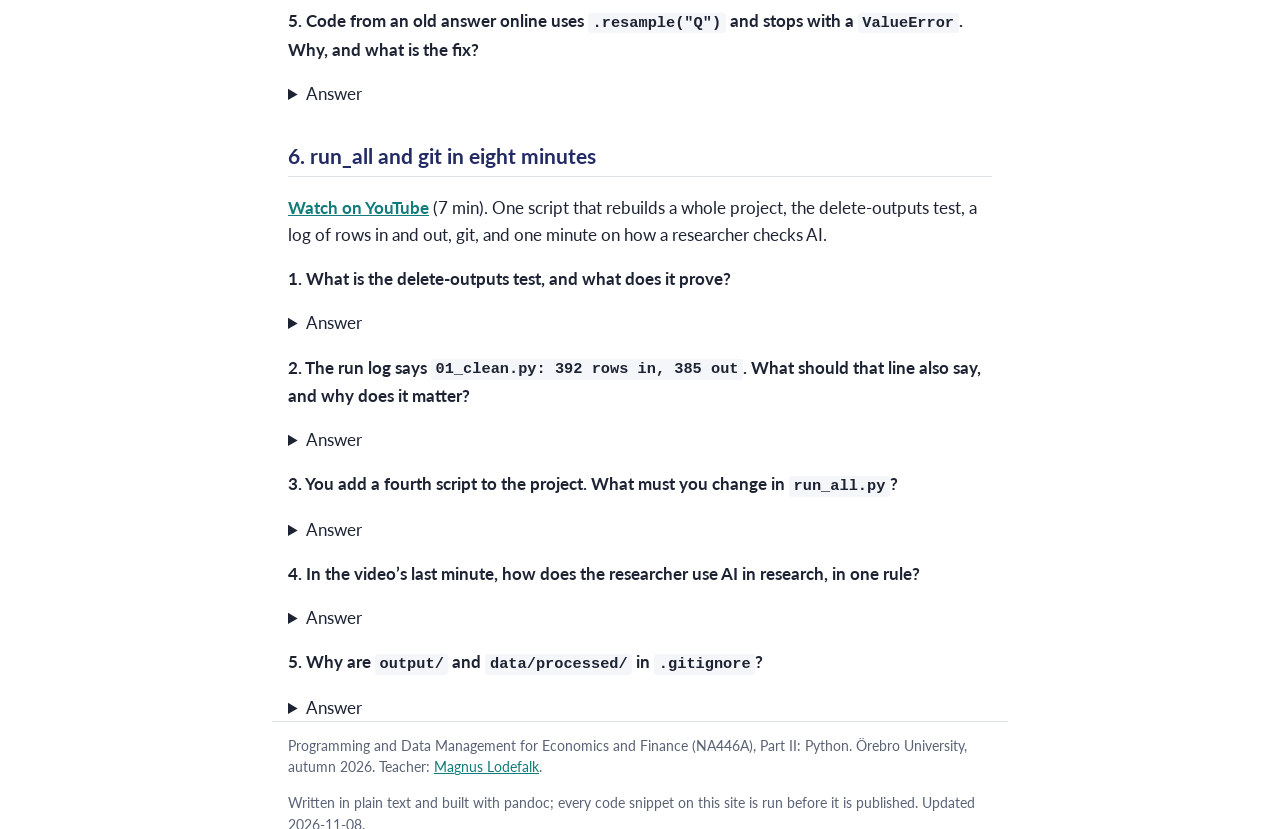
<file: videos.html>
<!DOCTYPE html>
<html lang="en">
<head>
<meta charset="utf-8">
<meta name="viewport" content="width=device-width, initial-scale=1">
<title>Videos · NA446A Python</title>
<link rel="canonical" href="https://magnuslodefalk.com/na446a/videos.html">
<meta name="description" content="Programming and Data Management, Part II (Python): course site">
<link rel="preconnect" href="https://fonts.googleapis.com">
<link href="https://fonts.googleapis.com/css2?family=Lato:wght@400;700&display=swap" rel="stylesheet">
<link rel="stylesheet" href="assets/style.css">
<link rel="icon" href="data:image/svg+xml,%3Csvg xmlns=%22http://www.w3.org/2000/svg%22 viewBox=%220 0 64 64%22%3E%3Crect width=%2264%22 height=%2264%22 rx=%2212%22 fill=%22%23232b65%22/%3E%3Ctext x=%2232%22 y=%2242%22 font-family=%22sans-serif%22 font-size=%2228%22 font-weight=%22700%22 fill=%22white%22 text-anchor=%22middle%22%3EPy%3C/text%3E%3C/svg%3E">
</head>
<body>
<header class="top">
  <div class="wrap">
    <a class="brand" href="./"><b>NA446A</b> <span>Python for data you can trust</span></a>
    <nav>
      <a href="./">Course</a>
      <a href="setup.html">Setup</a>
      <a href="sessions.html">Sessions</a>
      <a href="readings.html">Readings</a>
      <a href="videos.html">Videos</a>
      <a href="data.html">Data</a>
      <a href="ai.html">AI in this course</a>
      <a href="exam.html">Exam</a>
      <a href="further.html">Further topics</a>
    </nav>
  </div>
</header>
<main class="wrap">
<h1>Videos</h1>
<p class="subtitle">Six short videos, 6 to 9 minutes each, with
questions to test yourself.</p>
<p>Each video shows one idea from the sessions in VS Code, with real
code and real output. Watch it before or after the session it belongs
to. Then answer the questions below it <strong>without AI and without
rewatching</strong>, and only then open the answer. Trying to remember
is what makes it stick. All videos have English subtitles (click CC on
YouTube).</p>
<table>
<colgroup>
<col style="width: 25%" />
<col style="width: 25%" />
<col style="width: 25%" />
<col style="width: 25%" />
</colgroup>
<thead>
<tr>
<th>#</th>
<th>Video</th>
<th>Length</th>
<th>Session</th>
</tr>
</thead>
<tbody>
<tr>
<td>1</td>
<td><a href="#v1">From Stata to pandas: objects, not commands</a></td>
<td>8 min</td>
<td><a href="sessions.html#s1">1</a></td>
</tr>
<tr>
<td>2</td>
<td><a href="#v2">The intake checklist, worked on one variable</a></td>
<td>6 min</td>
<td><a href="sessions.html#s2">2</a></td>
</tr>
<tr>
<td>3</td>
<td><a href="#v3">Anatomy of a merge audit</a></td>
<td>8 min</td>
<td><a href="sessions.html#s3">3</a></td>
</tr>
<tr>
<td>4</td>
<td><a href="#v4">Wide and long</a></td>
<td>7 min</td>
<td><a href="sessions.html#s3">3</a></td>
</tr>
<tr>
<td>5</td>
<td><a href="#v5">An API call, start to finish</a></td>
<td>9 min</td>
<td><a href="sessions.html#s4">4</a></td>
</tr>
<tr>
<td>6</td>
<td><a href="#v6">run_all and git in eight minutes</a></td>
<td>7 min</td>
<td><a href="sessions.html#s4">4</a></td>
</tr>
</tbody>
</table>
<h2 id="v1">1. From Stata to pandas: objects, not commands</h2>
<p><strong><a href="https://youtu.be/G3TpcCIQjoE">Watch on
YouTube</a></strong> (8 min). For Stata users: each dataset is an object
with a name, you ask it to act, and nothing changes unless you
assign.</p>
<p><strong>1. You run <code>japan = cars[cars["origin"] == 3]</code>.
<code>japan</code> has 79 rows. How many rows does <code>cars</code>
have now, and how is that different from Stata’s
<code>keep if origin == 3</code>?</strong></p>
<details>
<summary>
Answer
</summary>
Still all 392. The subset is a new object with its own name, and
<code>cars</code> is untouched. In Stata, <code>keep</code> throws the
other cars away, and you must load the file again (or use preserve and
restore) to get them back.
</details>
<p><strong>2. You run <code>cars.sort_values("mpg")</code> and then
<code>cars["mpg"].head(3)</code>. The values are 18, 15, 18. Why are
they not sorted, and what is the fix?</strong></p>
<details>
<summary>
Answer
</summary>
<code>sort_values</code> made a sorted copy and threw it away;
<code>cars</code> itself never changed. Assign the result: <code>cars =
cars.sort_values(“mpg”)</code>. In pandas, nothing changes unless you
assign.
</details>
<p><strong>3. Why check <code>cars.shape</code> every time you load a
file?</strong></p>
<details>
<summary>
Answer
</summary>
Python does not tell you the size of what you loaded, as Stata does. A
wrong number of rows is often the first sign that something went wrong.
</details>
<h2 id="v2">2. The intake checklist, worked on one variable</h2>
<p><strong><a href="https://youtu.be/D_cAyGSENBo">Watch on
YouTube</a></strong> (6 min). One wage variable through the checklist:
numbers stored as text, a sentinel code for “refused”, and one extreme
value.</p>
<p><strong>1. A wage column has the type <code>str</code>. Why is it
dangerous to convert it with
<code>pd.to_numeric(..., errors="coerce")</code> and move
on?</strong></p>
<details>
<summary>
Answer
</summary>
<code>errors=“coerce”</code> turns everything it cannot convert into
missing, without a word. In the video, 12 real wages written with a
space between the thousands (“50 100”) would have become missing. Use
coerce only to find the problem values, fix them (remove the spaces),
then convert without <code>errors=</code>, so the script crashes if
anything else is wrong.
</details>
<p><strong>2. The documentation says −9 means “refused”.
<code>isna()</code> shows 4 missing wages. What has it missed, and what
happens to the mean if you leave it?</strong></p>
<details>
<summary>
Answer
</summary>
The sentinel codes: 6 people coded −9, which <code>isna()</code> cannot
see because −9 is a number. Left in, six people earn −9 kronor a month
and every mean is wrong. Set them to missing with
<code>.where(wages[“wage”] != -9)</code>: then 10 are missing.
</details>
<p><strong>3. The median wage is about 33,000 kronor and the mean is
over 49,000. What do you do?</strong></p>
<details>
<summary>
Answer
</summary>
Look at the maximum: one person at 3.5 million a month. It may be a
typing error or a real top earner, so do not delete it. Flag it in a new
column, check the source, and write the decision down. Without it the
mean is about 34,000.
</details>
<h2 id="v3">3. Anatomy of a merge audit</h2>
<p><strong><a href="https://youtu.be/sOyTi8ES4c4">Watch on
YouTube</a></strong> (8 min). Check the key, avoid the silent inner
merge, stop duplicate keys with <code>validate=</code>, and read the
<code>_merge</code> column.</p>
<p><strong>1. You write
<code>pd.merge(workers, firms, on="firm_id")</code> with 1,000 workers
and get 950 rows. What happened, and how do you see the missing
workers?</strong></p>
<details>
<summary>
Answer
</summary>
pandas’ default merge is inner: it keeps only keys found in both tables,
so the 50 workers whose firm is not in the firm table were dropped
without a warning. Merge with <code>how=“left”</code> (or
<code>“outer”</code>) and <code>indicator=True</code>; the 50 have
<code>_merge == “left_only”</code>. Stata’s <code>merge</code> would
have kept them, with <code>_merge == 1</code>. (Not “50 workers had a
missing wage”: the merge never looks at wages.)
</details>
<p><strong>2. A left merge of 6 workers onto a firm table returns 8
rows. What is the cause, and which argument would have stopped
it?</strong></p>
<details>
<summary>
Answer
</summary>
A firm id appears more than once in the firm table, so every worker at
that firm is matched to each copy (in the video, firm 10 twice: its 2
workers become 4 rows). <code>validate=“many_to_one”</code> (or
<code>“m:1”</code>) stops the merge with a <code>MergeError</code> that
names the duplicated key. (Not “a worker is duplicated”: a left merge
keeps one row per worker unless the key repeats on the right.)
</details>
<p><strong>3. After <code>indicator=True</code>, which value of
<code>_merge</code> marks the workers with no matching firm, and which
marks the firms with no workers?</strong></p>
<details>
<summary>
Answer
</summary>
Workers without a firm: <code>left_only</code> (the workers are the left
table, the one before <code>.merge</code>). Firms without workers:
<code>right_only</code>. In a left merge <code>right_only</code> is
always 0, because rows only in the right table are not kept.
</details>
<h2 id="v4">4. Wide and long</h2>
<p><strong><a href="https://youtu.be/IGjY50UsnxI">Watch on
YouTube</a></strong> (7 min). <code>melt</code> and <code>pivot</code>,
their Stata <code>reshape</code> equivalents, and why panel data are
kept long while you work.</p>
<p><strong>1. A wide table has 290 municipalities and 10 year columns.
How many rows does <code>melt(id_vars="municipality")</code>
give?</strong></p>
<details>
<summary>
Answer
</summary>
2,900: one row per municipality and year (290 × 10). Melting multiplies
the rows by the number of columns melted. (Not 290 or 10.)
</details>
<p><strong>2. After <code>melt</code>, <code>long["year"] + 1</code>
stops with a <code>TypeError</code>. Why, and what is the
fix?</strong></p>
<details>
<summary>
Answer
</summary>
The years came from column names, and column names are text, so
<code>year</code> is a text column (pandas shows its type as
<code>str</code>). Convert it: <code>long[“year”] =
long[“year”].astype(int)</code>. The values are fine; only the type of
the year column is wrong.
</details>
<p><strong>3. <code>pivot</code> stops with
<code>ValueError: Index contains duplicate entries, cannot reshape</code>.
What do you check, and with which line?</strong></p>
<details>
<summary>
Answer
</summary>
Whether some unit and year appear twice, so pandas does not know which
value to put in the cell: <code>long.duplicated([“region”,
“year”]).sum()</code>. It is the same key check as before a merge. (Not
“pivot needs sorted data”: the order does not matter; the key must be
unique.)
</details>
<h2 id="v5">5. An API call, start to finish</h2>
<p><strong><a href="https://youtu.be/AYA3gZPG-UI">Watch on
YouTube</a></strong> (9 min). Sweden’s monthly consumer price index from
Statistics Sweden’s open API: save the raw answer, check every month
arrived, read the dates, aggregate to quarters and compute
inflation.</p>
<p><strong>1. The table’s metadata lists 560 months, and your data have
548 rows. What do you do?</strong></p>
<details>
<summary>
Answer
</summary>
Stop and find the missing months before any analysis: the <code>assert
len(rows) == len(months)</code> line should fail exactly here. Perhaps
the answer was capped or split into pages and you read only part of it.
Carrying on is the tempting wrong answer: missing months are rarely
random (usually the latest ones, or a whole block), and they change the
results.
</details>
<p><strong>2. Why does the script save SCB’s answer to
<code>data/raw/scb/</code> before doing anything else with
it?</strong></p>
<details>
<summary>
Answer
</summary>
The answer is the raw data. SCB revises and rebases its series, and
addresses can change; the saved file records exactly what you received
and lets you rerun the analysis without the internet (the Session 4
lab’s <code>USE_SAVED = True</code> does just that).
</details>
<p><strong>3. You turn monthly job-ad counts into quarters with
<code>.resample("QE").mean()</code>. What is wrong, and what is the
right rule for the consumer price index?</strong></p>
<details>
<summary>
Answer
</summary>
Job ads are a flow, so a quarter’s number is the sum of its three
months; the mean gives a monthly average, a third of the quarterly
total. For a price index (or a rate) the mean is right. The rule is
economics, not code: write it down.
</details>
<p><strong>4. The latest quarter shows only two months in the count.
What do you do with it, and why?</strong></p>
<details>
<summary>
Answer
</summary>
Drop it: keep only quarters with all three months
(<code>quarterly[n_months == 3]</code>). A mean of two months is not a
quarter, and a year-on-year growth rate built on it is quietly wrong.
</details>
<p><strong>5. Code from an old answer online uses
<code>.resample("Q")</code> and stops with a <code>ValueError</code>.
Why, and what is the fix?</strong></p>
<details>
<summary>
Answer
</summary>
pandas 3 no longer accepts the old alias: write <code>“QE”</code>
(quarter, labelled by its end date), and <code>“ME”</code> for
month-end. The dates were read correctly; only the frequency code is out
of date, as the error message itself says.
</details>
<h2 id="v6">6. run_all and git in eight minutes</h2>
<p><strong><a href="https://youtu.be/BNSsR99E_A4">Watch on
YouTube</a></strong> (7 min). One script that rebuilds a whole project,
the delete-outputs test, a log of rows in and out, git, and one minute
on how a researcher checks AI.</p>
<p><strong>1. What is the delete-outputs test, and what does it
prove?</strong></p>
<details>
<summary>
Answer
</summary>
Delete everything the code made (<code>data/processed/</code>,
<code>output/</code>), run <code>run_all.py</code> once, and check that
everything comes back with the same numbers. It proves that every result
comes from the raw data through code. It is not a syntax test: scripts
can run perfectly and still depend on a file you once made by hand,
which is what the test catches.
</details>
<p><strong>2. The run log says
<code>01_clean.py: 392 rows in, 385 out</code>. What should that line
also say, and why does it matter?</strong></p>
<details>
<summary>
Answer
</summary>
Why rows went: here “dropped 7 cars with 3 or 5 cylinders”. The log is
the first thing to read when a result looks strange: a step that
suddenly drops half the sample shows there before it shows in the
regression.
</details>
<p><strong>3. You add a fourth script to the project. What must you
change in <code>run_all.py</code>?</strong></p>
<details>
<summary>
Answer
</summary>
One line: add its path to the <code>SCRIPTS</code> list in the CHANGE
HERE block, in the place where it should run. The loop below the list
does not change.
</details>
<p><strong>4. In the video’s last minute, how does the researcher use AI
in research, in one rule?</strong></p>
<details>
<summary>
Answer
</summary>
The AI drafts; the researcher checks; every number can be traced to the
saved script that made it, and every check is written down with its
date. The same rule as in the course: try first, test on a case you
know, and own the result.
</details>
<p><strong>5. Why are <code>output/</code> and
<code>data/processed/</code> in <code>.gitignore</code>?</strong></p>
<details>
<summary>
Answer
</summary>
<code>run_all.py</code> rebuilds them from the raw data and the code, so
saving them adds nothing and risks keeping stale copies. They are
important, but because they are reproducible you save the recipe, not
the dish.
</details>
</main>
<footer class="wrap">
  <p>Programming and Data Management for Economics and Finance (NA446A), Part II: Python.
  Örebro University, autumn 2026. Teacher: <a href="https://magnuslodefalk.com">Magnus Lodefalk</a>.</p>
  <p>Written in plain text and built with pandoc; every code snippet on this site is run before it is published. Updated 2026-11-08.</p>
</footer>
<script>
document.querySelectorAll("pre").forEach(function (pre) {
  var b = document.createElement("button");
  b.className = "copy"; b.type = "button"; b.textContent = "Copy";
  b.addEventListener("click", function () {
    var txt = pre.querySelector("code") ? pre.querySelector("code").innerText : pre.innerText;
    navigator.clipboard.writeText(txt).then(function () {
      b.textContent = "Copied"; setTimeout(function () { b.textContent = "Copy"; }, 1500);
    });
  });
  pre.appendChild(b);
});
</script>
</body>
</html>
</file>
<file: assets/style.css>
:root {
  --bg: #ffffff; --fg: #1d2333; --muted: #5a6275; --accent: #232b65; --accent2: #0f7c7a;
  --panel: #f3f5f9; --line: #dde2ea; --code: #f4f6f9; --ok: #2f7d32;
}
@media (prefers-color-scheme: dark) {
  :root:not([data-theme="light"]) {
    --bg: #12151d; --fg: #e6e9f0; --muted: #a3abbd; --accent: #9fb0ff; --accent2: #5cc8c4;
    --panel: #1b2030; --line: #2c3346; --code: #1b2030; --ok: #7bc47f;
  }
}
:root[data-theme="dark"] {
  --bg: #12151d; --fg: #e6e9f0; --muted: #a3abbd; --accent: #9fb0ff; --accent2: #5cc8c4;
  --panel: #1b2030; --line: #2c3346; --code: #1b2030; --ok: #7bc47f;
}
* { box-sizing: border-box; }
html { -webkit-text-size-adjust: 100%; }
body { margin: 0; background: var(--bg); color: var(--fg);
  font: 17px/1.6 "Lato", system-ui, -apple-system, "Segoe UI", sans-serif; }
.wrap { max-width: 46rem; margin: 0 auto; padding: 0 16px; }
.top { border-bottom: 1px solid var(--line); background: var(--panel); }
.top .wrap { display: flex; flex-wrap: wrap; align-items: baseline; gap: .4rem 1.4rem; padding-top: .8rem; padding-bottom: .8rem; }
.brand { font-weight: 700; color: var(--accent); text-decoration: none; font-size: 1.1rem; }
.brand span { font-weight: 400; color: var(--muted); }
nav { display: flex; flex-wrap: wrap; gap: .2rem 1rem; }
nav a { color: var(--fg); text-decoration: none; font-size: .95rem; }
nav a:hover { color: var(--accent2); }
h1 { color: var(--accent); font-size: 1.9rem; line-height: 1.25; margin: 1.6rem 0 .3rem; }
.subtitle { color: var(--muted); margin-top: 0; font-size: 1.05rem; }
h2 { color: var(--accent); font-size: 1.3rem; margin-top: 2rem; border-bottom: 1px solid var(--line); padding-bottom: .2rem; }
h3 { font-size: 1.08rem; margin-top: 1.4rem; }
a { color: var(--accent2); }
code { font-family: ui-monospace, SFMono-Regular, Menlo, Consolas, monospace; font-size: .9em;
  background: var(--code); padding: .08em .3em; border-radius: 3px; }
pre { background: var(--code); border: 1px solid var(--line); border-radius: 6px; padding: .8rem 1rem;
  overflow-x: auto; line-height: 1.45; }
pre code { background: none; padding: 0; }
table { border-collapse: collapse; width: 100%; margin: 1rem 0; font-size: .95rem; display: block; overflow-x: auto; }
th, td { border-bottom: 1px solid var(--line); padding: .45rem .6rem; text-align: left; vertical-align: top; }
th { color: var(--muted); font-weight: 700; }
blockquote { margin: 1rem 0; padding: .6rem 1rem; background: var(--panel); border-left: 4px solid var(--accent2); border-radius: 0 6px 6px 0; }
blockquote p { margin: .3rem 0; }
footer { color: var(--muted); font-size: .85rem; border-top: 1px solid var(--line); margin-top: 3rem; padding-top: 1rem; padding-bottom: 2rem; }
img { max-width: 100%; }

/* ---- hero, buttons, cards, badges ---- */
.hero { padding: 2.4rem 0 1.2rem; }
.hero .kicker { text-transform: uppercase; letter-spacing: .08em; font-size: .78rem; color: var(--accent2); font-weight: 700; margin: 0; }
.hero h1 { font-size: 2.5rem; margin: .4rem 0 .5rem; letter-spacing: -.01em; }
.hero .lead { font-size: 1.15rem; color: var(--muted); margin: 0 0 1.3rem; max-width: 38rem; }
.buttons { display: flex; flex-wrap: wrap; gap: .6rem; margin: 1rem 0 .4rem; }
.btn { display: inline-block; padding: .55rem 1rem; border-radius: 6px; text-decoration: none;
  font-weight: 700; font-size: .95rem; border: 1px solid var(--accent); color: var(--accent); }
.btn.primary { background: var(--accent); color: var(--bg); }
.btn:hover { filter: brightness(1.12); }
.cards { display: grid; grid-template-columns: repeat(auto-fit, minmax(13rem, 1fr)); gap: .8rem; margin: 1rem 0; }
.card { background: var(--panel); border: 1px solid var(--line); border-radius: 8px; padding: .9rem 1rem; }
.card p { margin: .25rem 0; font-size: .95rem; }
.card h3, .card strong:first-child { margin-top: 0; color: var(--accent); }
.badge { display: inline-block; font-size: .75rem; font-weight: 700; padding: .05rem .45rem; border-radius: 99px;
  border: 1px solid var(--line); color: var(--muted); white-space: nowrap; }
.badge.live { border-color: var(--ok); color: var(--ok); }
.principle { font-size: 1.05rem; border-left: 4px solid var(--accent); padding: .2rem 0 .2rem 1rem; color: var(--fg); margin: 1.6rem 0; }
pre { position: relative; }
button.copy { position: absolute; top: .4rem; right: .4rem; font: 600 .75rem "Lato", sans-serif;
  padding: .2rem .5rem; border-radius: 4px; border: 1px solid var(--line); background: var(--bg); color: var(--muted); cursor: pointer; }
button.copy:hover { color: var(--accent2); }
@media (max-width: 520px) { .hero h1 { font-size: 1.9rem; } body { font-size: 16px; } }

pre.text, pre.text code { white-space: pre-wrap; word-break: break-word; }
</file>
